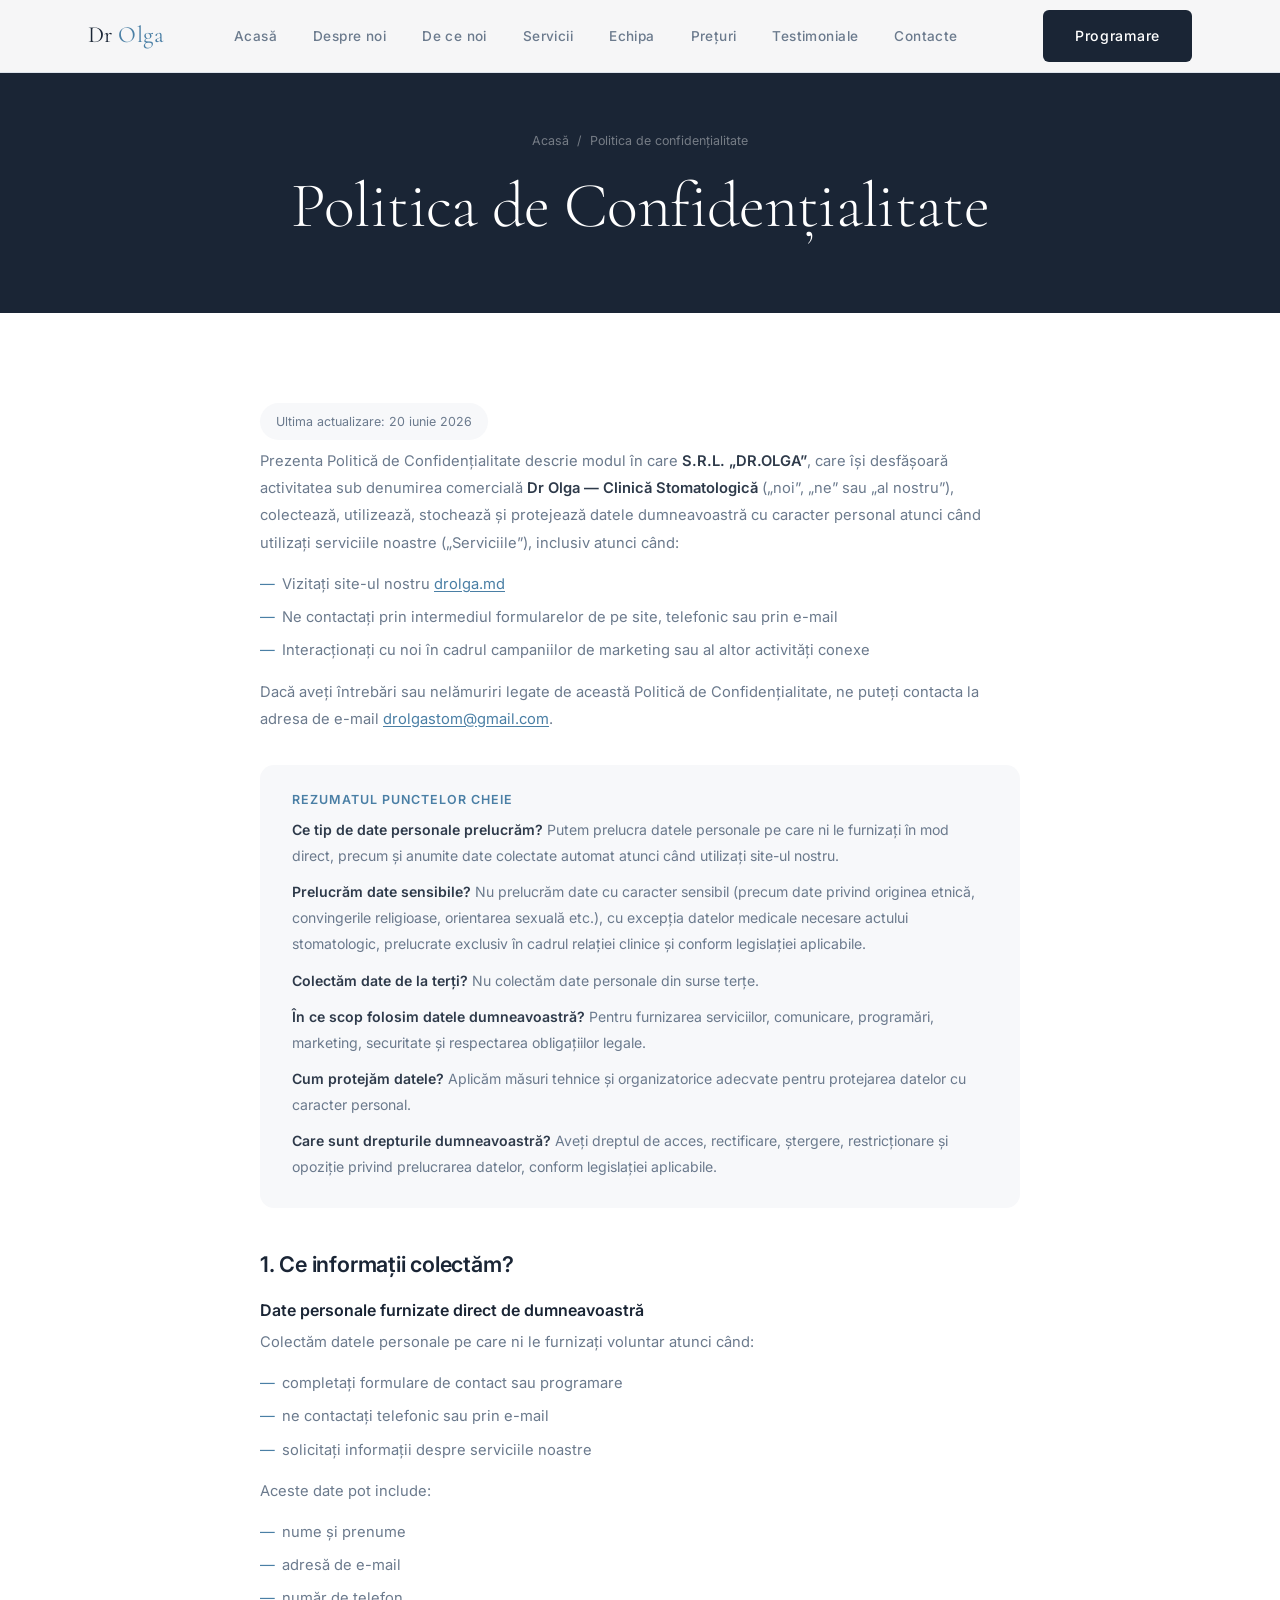
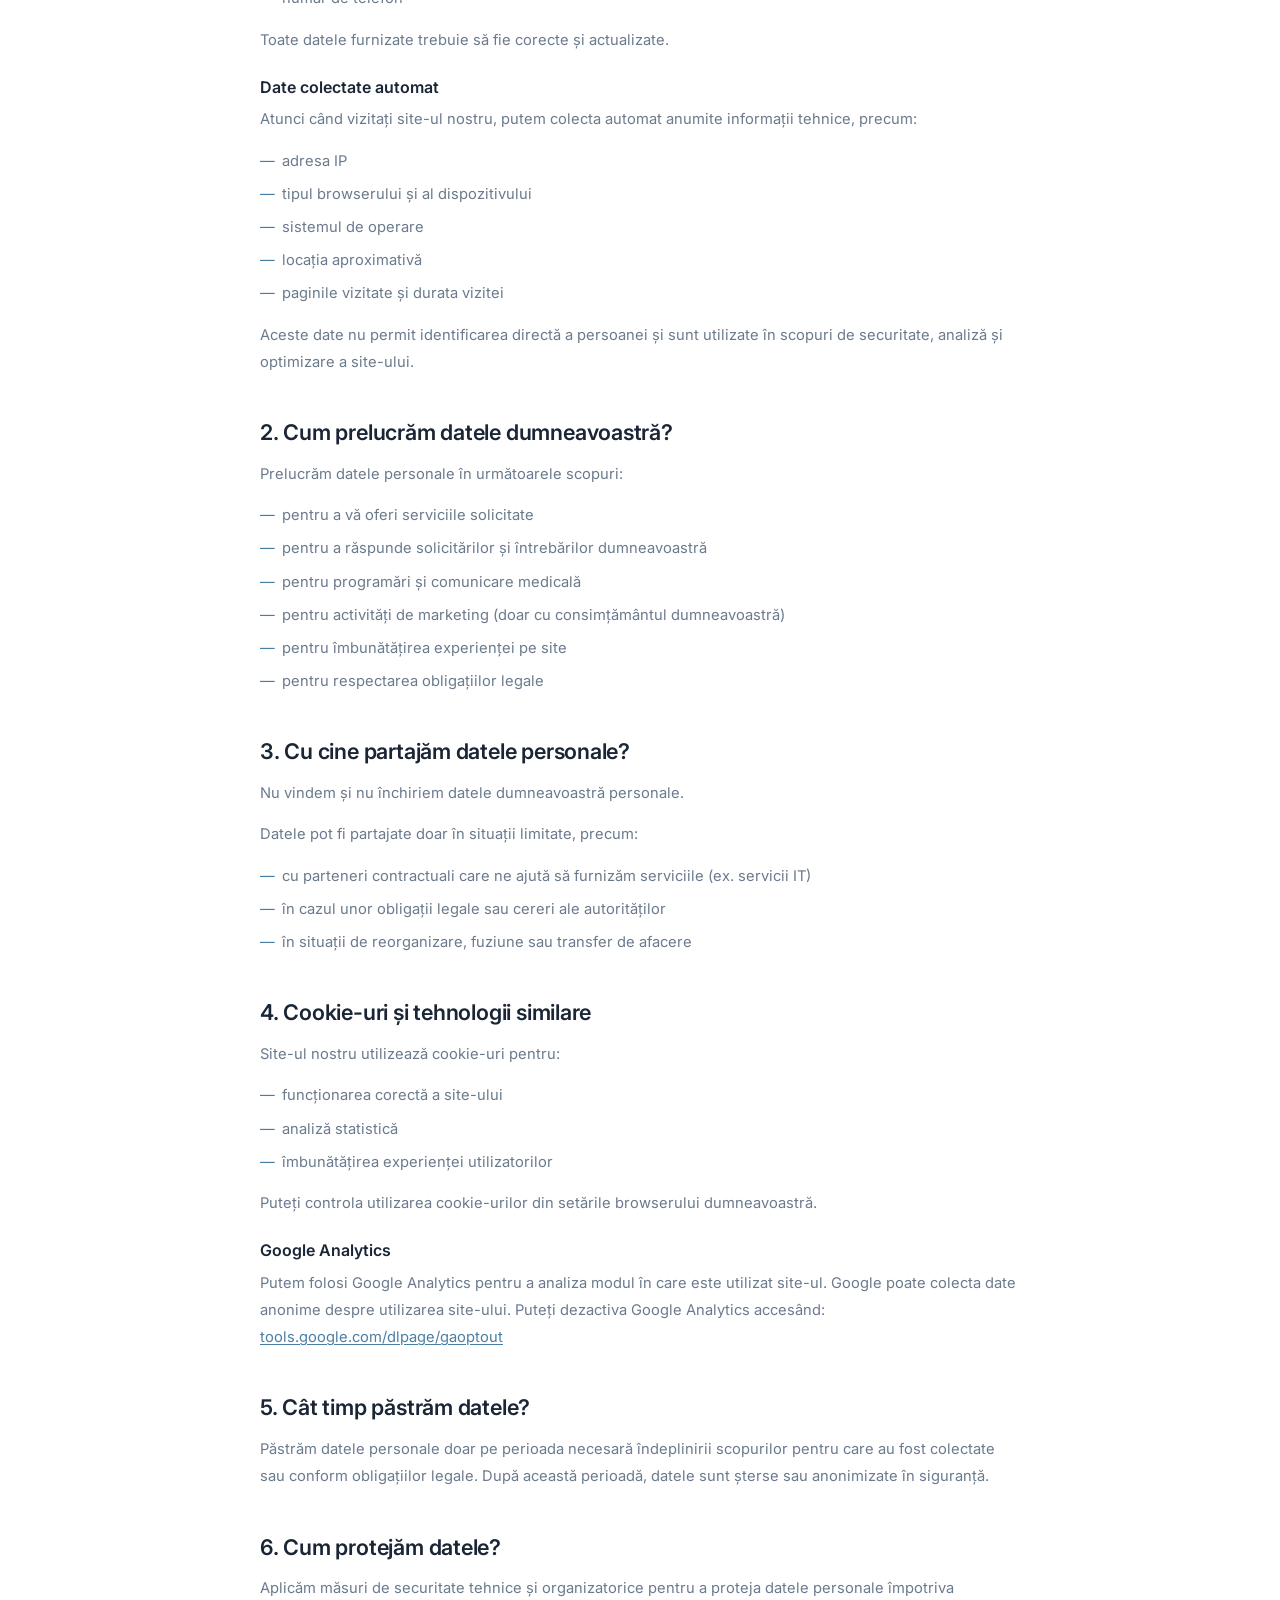
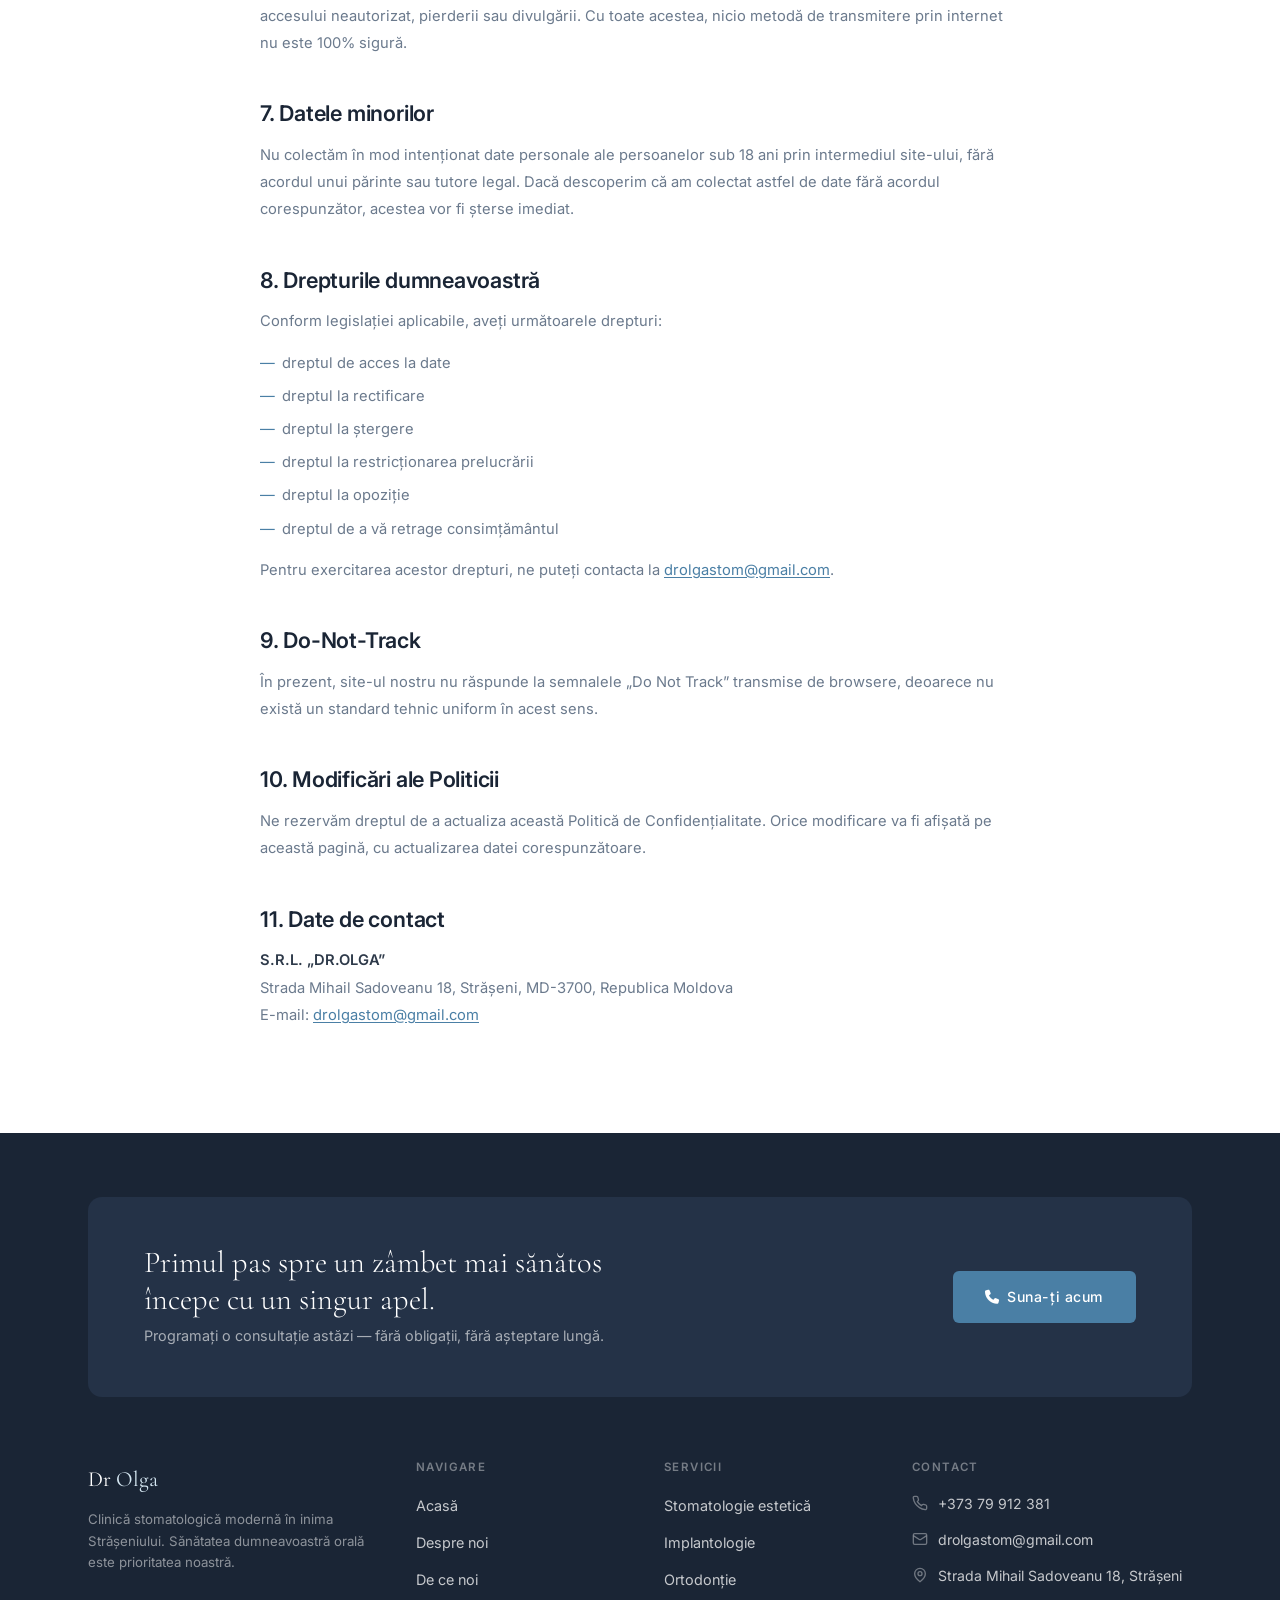
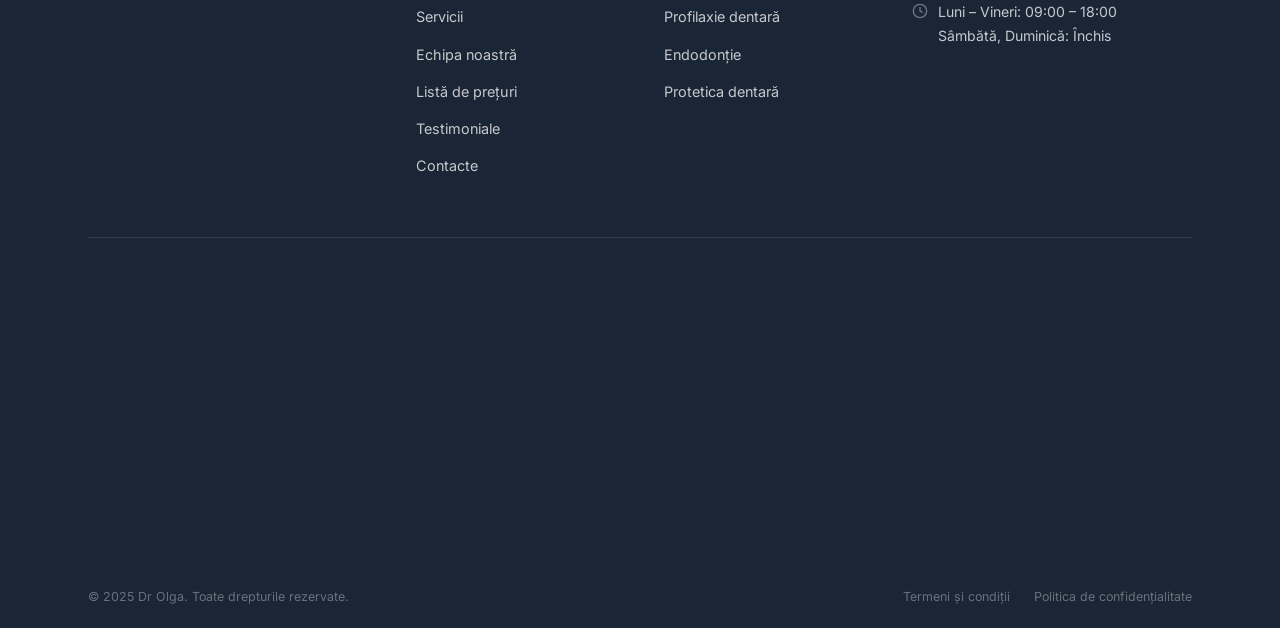
<file: confidentialitate.html>
<!DOCTYPE html>
<html lang="ro">
<head>
  
  <link rel="icon" type="image/png" href="./favicon/favicon-96x96.png" sizes="96x96" />
  <link rel="icon" type="image/svg+xml" href="./favicon/favicon.svg" />
  <link rel="shortcut icon" href="./favicon/favicon.ico" />
  <link rel="apple-touch-icon" sizes="180x180" href="./favicon/apple-touch-icon.png" />
  <link rel="manifest" href="./favicon/site.webmanifest" />

  <meta charset="UTF-8" />
  <meta name="viewport" content="width=device-width, initial-scale=1.0" />
  <title>Politica de Confidențialitate — Dr Olga Clinică Stomatologică</title>
  <meta name="description" content="Politica de Confidențialitate a clinicii stomatologice Dr Olga, operată de S.R.L. „DR.OLGA”. Aflați cum colectăm și protejăm datele dumneavoastră." />
  <link rel="canonical" href="https://drolga.md/confidentialitate.html" />
  <meta name="robots" content="noindex, follow" />
  <link rel="preconnect" href="https://fonts.googleapis.com" />
  <link rel="preconnect" href="https://fonts.gstatic.com" crossorigin />
  <link rel="stylesheet" href="https://fonts.googleapis.com/css2?family=Cormorant+Garamond:ital,wght@0,300;0,400;0,600;1,300;1,400&family=Inter:wght@300;400;500;600&display=swap" />
  <link rel="stylesheet" href="https://cdnjs.cloudflare.com/ajax/libs/font-awesome/6.5.0/css/all.min.css" />
  <link rel="stylesheet" href="css/style.css" />
  <style>
    .legal-content { max-width: 760px; margin: 0 auto; }
    .legal-content h2 {
      font-size: 1.35rem;
      font-weight: 600;
      font-family: var(--font-body);
      color: var(--navy);
      margin: 44px 0 16px;
      letter-spacing: -0.01em;
    }
    .legal-content h2:first-of-type { margin-top: 0; }
    .legal-content h3 {
      font-size: 1rem;
      font-weight: 600;
      font-family: var(--font-body);
      color: var(--navy);
      margin: 24px 0 10px;
    }
    .legal-content p {
      font-size: 0.92rem;
      color: var(--text-muted);
      line-height: 1.85;
      margin-bottom: 14px;
    }
    .legal-content ul { margin: 0 0 14px 0; }
    .legal-content li {
      font-size: 0.92rem;
      color: var(--text-muted);
      line-height: 1.85;
      padding-left: 22px;
      position: relative;
      margin-bottom: 6px;
    }
    .legal-content li::before {
      content: '—';
      position: absolute;
      left: 0;
      color: var(--steel);
    }
    .legal-content strong { color: var(--charcoal); font-weight: 600; }
    .legal-content a { color: var(--steel); text-decoration: underline; text-underline-offset: 2px; }
    .legal-updated {
      display: inline-block;
      font-size: 0.78rem;
      color: var(--text-muted);
      background: var(--off-white);
      padding: 8px 16px;
      border-radius: 100px;
      margin-bottom: 8px;
    }
    .summary-box {
      background: var(--off-white);
      border-radius: var(--radius-lg);
      padding: 28px 32px;
      margin: 32px 0 44px;
    }
    .summary-box h3 {
      margin-top: 0;
      font-size: 0.78rem;
      font-weight: 600;
      letter-spacing: 0.08em;
      text-transform: uppercase;
      color: var(--steel);
    }
    .summary-box p { margin-bottom: 10px; font-size: 0.88rem; }
    .summary-box p:last-child { margin-bottom: 0; }
  </style>
</head>
<body>

<nav class="navbar">
  <div class="container navbar__inner">
    <a href="/" class="navbar__logo">Dr <span>Olga</span></a>
    <ul class="navbar__links">
      <li><a href="/">Acasă</a></li>
      <li><a href="despre-noi.html">Despre noi</a></li>
      <li><a href="de-ce-noi.html">De ce noi</a></li>
      <li><a href="servicii.html">Servicii</a></li>
      <li><a href="echipa.html">Echipa</a></li>
      <li><a href="preturi.html">Prețuri</a></li>
      <li><a href="testimoniale.html">Testimoniale</a></li>
      <li><a href="contacte.html">Contacte</a></li>
    </ul>
    <a href="contacte.html" class="btn btn-primary navbar__cta">Programare</a>
    <button class="hamburger" aria-label="Meniu"><span></span><span></span><span></span></button>
  </div>
</nav>
<div class="mobile-nav">
  <button class="mobile-nav__close" aria-label="Închide">&times;</button>
  <a href="/">Acasă</a><a href="despre-noi.html">Despre noi</a><a href="de-ce-noi.html">De ce noi</a>
  <a href="servicii.html">Servicii</a><a href="echipa.html">Echipa</a><a href="preturi.html">Prețuri</a>
  <a href="testimoniale.html">Testimoniale</a><a href="contacte.html">Contacte</a>
  <a href="contacte.html" class="btn btn-primary">Programare</a>
</div>

<section class="page-hero" style="padding-bottom: 56px;">
  <div class="container">
    <div class="breadcrumb"><a href="/">Acasă</a> <span>/</span> <span>Politica de confidențialitate</span></div>
    <h1>Politica de Confidențialitate</h1>
  </div>
</section>

<section class="section">
  <div class="container">
    <div class="legal-content">

      <span class="legal-updated">Ultima actualizare: 20 iunie 2026</span>

      <p>
        Prezenta Politică de Confidențialitate descrie modul în care <strong>S.R.L. „DR.OLGA”</strong>, care își desfășoară activitatea sub denumirea comercială <strong>Dr Olga — Clinică Stomatologică</strong> („noi”, „ne” sau „al nostru”), colectează, utilizează, stochează și protejează datele dumneavoastră cu caracter personal atunci când utilizați serviciile noastre („Serviciile”), inclusiv atunci când:
      </p>
      <ul>
        <li>Vizitați site-ul nostru <a href="https://drolga.md/">drolga.md</a></li>
        <li>Ne contactați prin intermediul formularelor de pe site, telefonic sau prin e-mail</li>
        <li>Interacționați cu noi în cadrul campaniilor de marketing sau al altor activități conexe</li>
      </ul>
      <p>
        Dacă aveți întrebări sau nelămuriri legate de această Politică de Confidențialitate, ne puteți contacta la adresa de e-mail <a href="mailto:drolgastom@gmail.com">drolgastom@gmail.com</a>.
      </p>

      <div class="summary-box">
        <h3>Rezumatul punctelor cheie</h3>
        <p><strong>Ce tip de date personale prelucrăm?</strong> Putem prelucra datele personale pe care ni le furnizați în mod direct, precum și anumite date colectate automat atunci când utilizați site-ul nostru.</p>
        <p><strong>Prelucrăm date sensibile?</strong> Nu prelucrăm date cu caracter sensibil (precum date privind originea etnică, convingerile religioase, orientarea sexuală etc.), cu excepția datelor medicale necesare actului stomatologic, prelucrate exclusiv în cadrul relației clinice și conform legislației aplicabile.</p>
        <p><strong>Colectăm date de la terți?</strong> Nu colectăm date personale din surse terțe.</p>
        <p><strong>În ce scop folosim datele dumneavoastră?</strong> Pentru furnizarea serviciilor, comunicare, programări, marketing, securitate și respectarea obligațiilor legale.</p>
        <p><strong>Cum protejăm datele?</strong> Aplicăm măsuri tehnice și organizatorice adecvate pentru protejarea datelor cu caracter personal.</p>
        <p><strong>Care sunt drepturile dumneavoastră?</strong> Aveți dreptul de acces, rectificare, ștergere, restricționare și opoziție privind prelucrarea datelor, conform legislației aplicabile.</p>
      </div>

      <h2>1. Ce informații colectăm?</h2>

      <h3>Date personale furnizate direct de dumneavoastră</h3>
      <p>Colectăm datele personale pe care ni le furnizați voluntar atunci când:</p>
      <ul>
        <li>completați formulare de contact sau programare</li>
        <li>ne contactați telefonic sau prin e-mail</li>
        <li>solicitați informații despre serviciile noastre</li>
      </ul>
      <p>Aceste date pot include:</p>
      <ul>
        <li>nume și prenume</li>
        <li>adresă de e-mail</li>
        <li>număr de telefon</li>
      </ul>
      <p>Toate datele furnizate trebuie să fie corecte și actualizate.</p>

      <h3>Date colectate automat</h3>
      <p>Atunci când vizitați site-ul nostru, putem colecta automat anumite informații tehnice, precum:</p>
      <ul>
        <li>adresa IP</li>
        <li>tipul browserului și al dispozitivului</li>
        <li>sistemul de operare</li>
        <li>locația aproximativă</li>
        <li>paginile vizitate și durata vizitei</li>
      </ul>
      <p>
        Aceste date nu permit identificarea directă a persoanei și sunt utilizate în scopuri de securitate, analiză și optimizare a site-ului.
      </p>

      <h2>2. Cum prelucrăm datele dumneavoastră?</h2>
      <p>Prelucrăm datele personale în următoarele scopuri:</p>
      <ul>
        <li>pentru a vă oferi serviciile solicitate</li>
        <li>pentru a răspunde solicitărilor și întrebărilor dumneavoastră</li>
        <li>pentru programări și comunicare medicală</li>
        <li>pentru activități de marketing (doar cu consimțământul dumneavoastră)</li>
        <li>pentru îmbunătățirea experienței pe site</li>
        <li>pentru respectarea obligațiilor legale</li>
      </ul>

      <h2>3. Cu cine partajăm datele personale?</h2>
      <p>Nu vindem și nu închiriem datele dumneavoastră personale.</p>
      <p>Datele pot fi partajate doar în situații limitate, precum:</p>
      <ul>
        <li>cu parteneri contractuali care ne ajută să furnizăm serviciile (ex. servicii IT)</li>
        <li>în cazul unor obligații legale sau cereri ale autorităților</li>
        <li>în situații de reorganizare, fuziune sau transfer de afacere</li>
      </ul>

      <h2>4. Cookie-uri și tehnologii similare</h2>
      <p>Site-ul nostru utilizează cookie-uri pentru:</p>
      <ul>
        <li>funcționarea corectă a site-ului</li>
        <li>analiză statistică</li>
        <li>îmbunătățirea experienței utilizatorilor</li>
      </ul>
      <p>Puteți controla utilizarea cookie-urilor din setările browserului dumneavoastră.</p>

      <h3>Google Analytics</h3>
      <p>
        Putem folosi Google Analytics pentru a analiza modul în care este utilizat site-ul. Google poate colecta date anonime despre utilizarea site-ului. Puteți dezactiva Google Analytics accesând: <a href="https://tools.google.com/dlpage/gaoptout" target="_blank" rel="noopener">tools.google.com/dlpage/gaoptout</a>
      </p>

      <h2>5. Cât timp păstrăm datele?</h2>
      <p>
        Păstrăm datele personale doar pe perioada necesară îndeplinirii scopurilor pentru care au fost colectate sau conform obligațiilor legale. După această perioadă, datele sunt șterse sau anonimizate în siguranță.
      </p>

      <h2>6. Cum protejăm datele?</h2>
      <p>
        Aplicăm măsuri de securitate tehnice și organizatorice pentru a proteja datele personale împotriva accesului neautorizat, pierderii sau divulgării. Cu toate acestea, nicio metodă de transmitere prin internet nu este 100% sigură.
      </p>

      <h2>7. Datele minorilor</h2>
      <p>
        Nu colectăm în mod intenționat date personale ale persoanelor sub 18 ani prin intermediul site-ului, fără acordul unui părinte sau tutore legal. Dacă descoperim că am colectat astfel de date fără acordul corespunzător, acestea vor fi șterse imediat.
      </p>

      <h2>8. Drepturile dumneavoastră</h2>
      <p>Conform legislației aplicabile, aveți următoarele drepturi:</p>
      <ul>
        <li>dreptul de acces la date</li>
        <li>dreptul la rectificare</li>
        <li>dreptul la ștergere</li>
        <li>dreptul la restricționarea prelucrării</li>
        <li>dreptul la opoziție</li>
        <li>dreptul de a vă retrage consimțământul</li>
      </ul>
      <p>Pentru exercitarea acestor drepturi, ne puteți contacta la <a href="mailto:drolgastom@gmail.com">drolgastom@gmail.com</a>.</p>

      <h2>9. Do-Not-Track</h2>
      <p>
        În prezent, site-ul nostru nu răspunde la semnalele „Do Not Track” transmise de browsere, deoarece nu există un standard tehnic uniform în acest sens.
      </p>

      <h2>10. Modificări ale Politicii</h2>
      <p>
        Ne rezervăm dreptul de a actualiza această Politică de Confidențialitate. Orice modificare va fi afișată pe această pagină, cu actualizarea datei corespunzătoare.
      </p>

      <h2>11. Date de contact</h2>
      <p>
        <strong>S.R.L. „DR.OLGA”</strong><br>
        Strada Mihail Sadoveanu 18, Strășeni, MD-3700, Republica Moldova<br>
        E-mail: <a href="mailto:drolgastom@gmail.com">drolgastom@gmail.com</a>
      </p>

    </div>
  </div>
</section>

<!-- FOOTER -->
<footer>
  <div class="container">
    <div class="footer__cta">
      <div>
        <h3>Primul pas spre un zâmbet mai sănătos<br>începe cu un singur apel.</h3>
        <p>Programați o consultație astăzi — fără obligații, fără așteptare lungă.</p>
      </div>
      <div class="footer__cta-btns">
        <a href="tel:+37379912381" target="_blank" rel="noopener" class="btn btn-steel"><i class="fa-solid fa-phone"></i> Suna-ți acum</a>
        <!-- <a href="https://wa.me/373" target="_blank" rel="noopener" class="btn btn-steel"><i class="fa-brands fa-whatsapp"></i> WhatsApp</a> -->
        <!-- <a href="viber://chat?number=3736" class="btn btn-ghost-white"><i class="fa-brands fa-viber"></i> Viber</a> -->
        <!-- <a href="https://instagram.com/drolga.md" target="_blank" rel="noopener" class="btn btn-ghost-white"><i class="fa-brands fa-instagram"></i> Instagram</a> -->
      </div>
    </div>
    <div class="footer__grid">
      <div>
        <div class="footer__brand-logo">Dr <span>Olga</span></div>
        <p class="footer__tagline">Clinică stomatologică modernă în inima Strășeniului. Sănătatea dumneavoastră orală este prioritatea noastră.</p>
        <!-- <div class="footer__socials">
          <a href="https://facebook.com/drolga.md" target="_blank" rel="noopener" class="footer__social-link" aria-label="Facebook"><i class="fa-brands fa-facebook-f"></i></a>
          <a href="https://instagram.com/drolga.md" target="_blank" rel="noopener" class="footer__social-link" aria-label="Instagram"><i class="fa-brands fa-instagram"></i></a>
        </div> -->
      </div>
      <div class="footer__col"><h4>Navigare</h4><ul><li><a href="/">Acasă</a></li><li><a href="despre-noi.html">Despre noi</a></li><li><a href="de-ce-noi.html">De ce noi</a></li><li><a href="servicii.html">Servicii</a></li><li><a href="echipa.html">Echipa noastră</a></li><li><a href="preturi.html">Listă de prețuri</a></li><li><a href="testimoniale.html">Testimoniale</a></li><li><a href="contacte.html">Contacte</a></li></ul></div>
      <div class="footer__col"><h4>Servicii</h4><ul><li><a href="servicii.html">Stomatologie estetică</a></li><li><a href="servicii.html">Implantologie</a></li><li><a href="servicii.html">Ortodonție</a></li><li><a href="servicii.html">Profilaxie dentară</a></li><li><a href="servicii.html">Endodonție</a></li><li><a href="servicii.html">Protetica dentară</a></li></ul></div>
      <div class="footer__col">
        <h4>Contact</h4>
        <div class="footer__contact-item"><svg width="16" height="16" viewBox="0 0 24 24" fill="none" stroke="currentColor" stroke-width="2"><path d="M22 16.92v3a2 2 0 0 1-2.18 2 19.79 19.79 0 0 1-8.63-3.07A19.5 19.5 0 0 1 4.99 13a19.79 19.79 0 0 1-3.07-8.67A2 2 0 0 1 3.92 2h3a2 2 0 0 1 2 1.72c.127.96.361 1.903.7 2.81a2 2 0 0 1-.45 2.11L8.09 9.91a16 16 0 0 0 6 6l1.27-1.27a2 2 0 0 1 2.11-.45c.907.339 1.85.573 2.81.7A2 2 0 0 1 22 16.92z"/></svg><span><a href="tel:+37379912381">+373 79 912 381</a></span></div>
        <div class="footer__contact-item"><svg width="16" height="16" viewBox="0 0 24 24" fill="none" stroke="currentColor" stroke-width="2"><rect width="20" height="16" x="2" y="4" rx="2"/><path d="m22 7-8.97 5.7a1.94 1.94 0 0 1-2.06 0L2 7"/></svg><span><a href="mailto:drolgastom@gmail.com">drolgastom@gmail.com</a></span></div>
        <div class="footer__contact-item"><svg width="16" height="16" viewBox="0 0 24 24" fill="none" stroke="currentColor" stroke-width="2"><path d="M20 10c0 6-8 12-8 12s-8-6-8-12a8 8 0 0 1 16 0Z"/><circle cx="12" cy="10" r="3"/></svg><span>Strada Mihail Sadoveanu 18, Strășeni</span></div>
        <div class="footer__contact-item"><svg width="16" height="16" viewBox="0 0 24 24" fill="none" stroke="currentColor" stroke-width="2"><circle cx="12" cy="12" r="10"/><polyline points="12 6 12 12 16 14"/></svg><span>Luni – Vineri: 09:00 – 18:00<br>Sâmbătă, Duminică: Închis</span></div>
      </div>
    </div>
    <div class="footer__map"><iframe src="https://www.google.com/maps?q=strada+Mihail+Sadoveanu+18,+Str%C4%83%C8%99eni,+Moldova&output=embed" width="100%" height="280" style="border:0;" allowfullscreen="" loading="lazy" referrerpolicy="no-referrer-when-downgrade" title="Locația clinicii Dr Olga"></iframe></div>
    <div class="footer__bottom">
      <span>© 2025 Dr Olga. Toate drepturile rezervate.</span>
      <div class="footer__bottom-links"><a href="termeni.html">Termeni și condiții</a><a href="confidentialitate.html">Politica de confidențialitate</a></div>
    </div>
  </div>
</footer>
<script src="js/shared.js"></script>
</body>
</html>
</file>
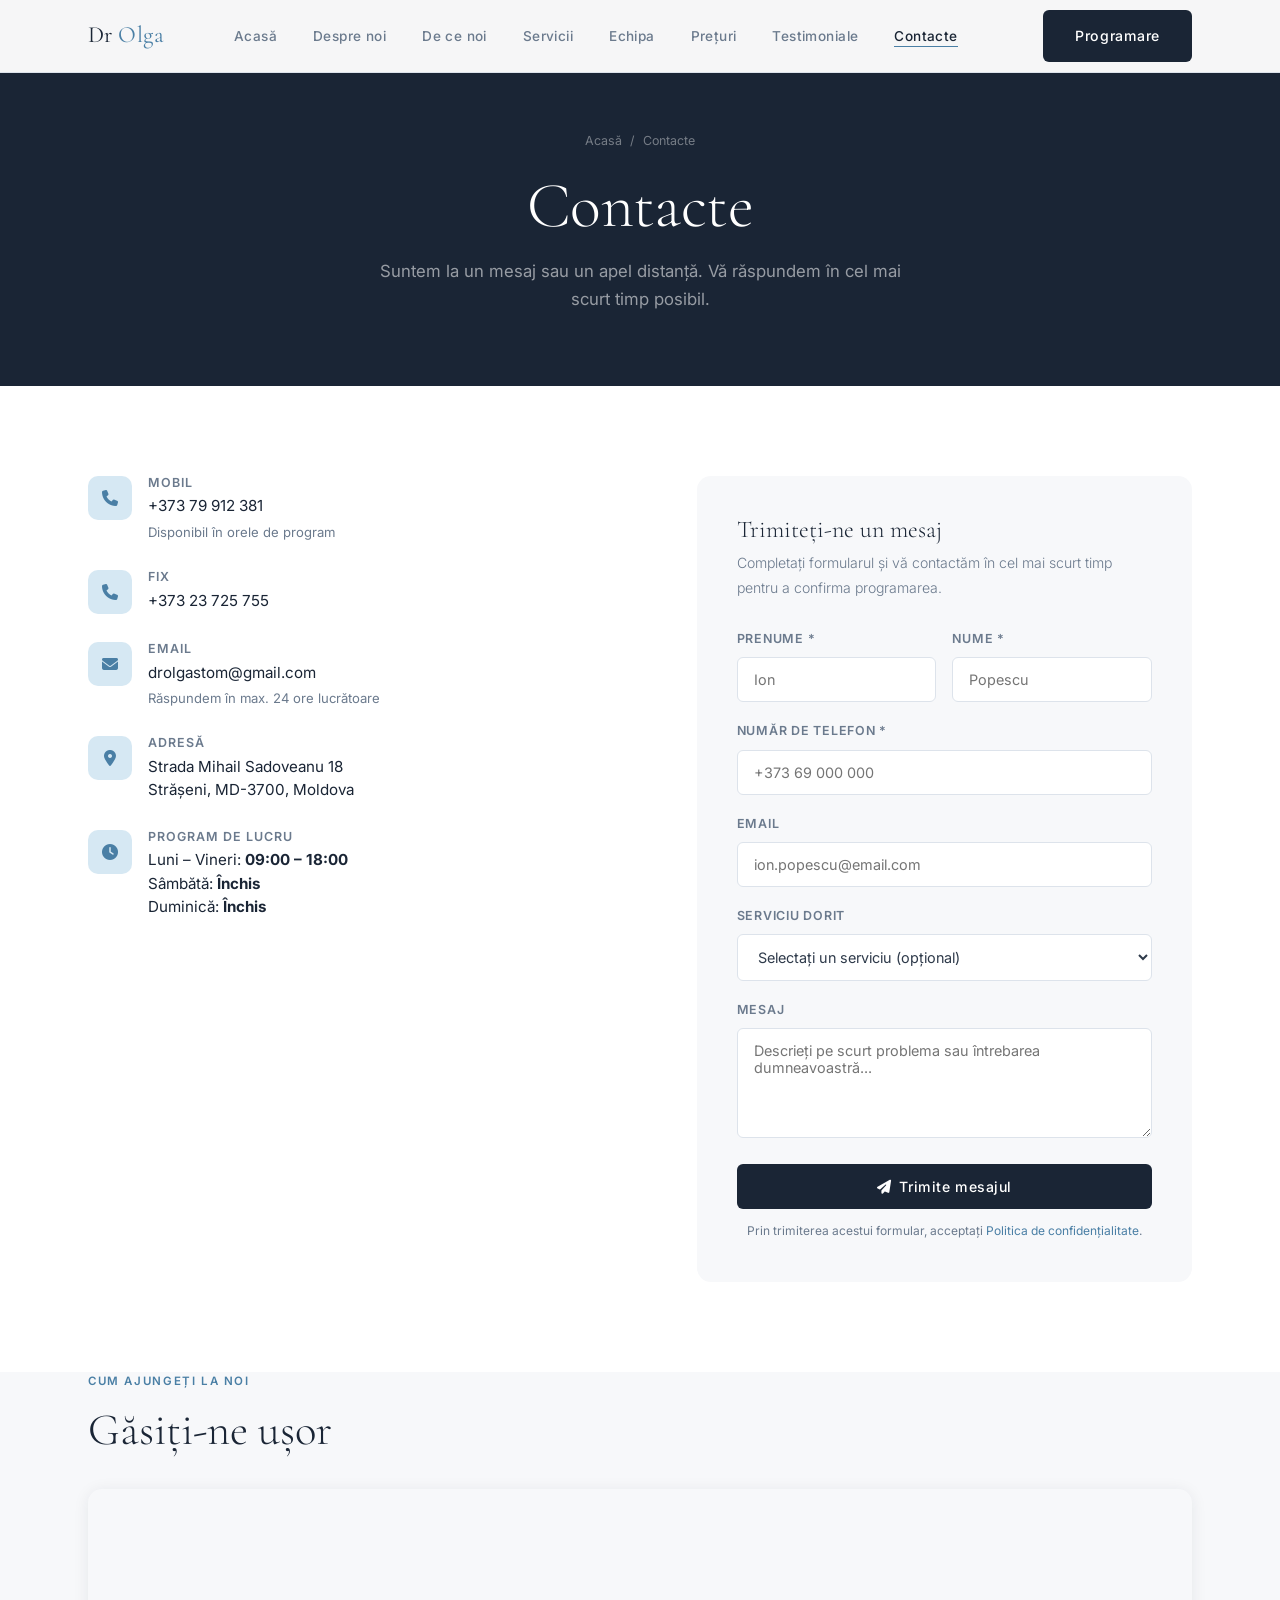
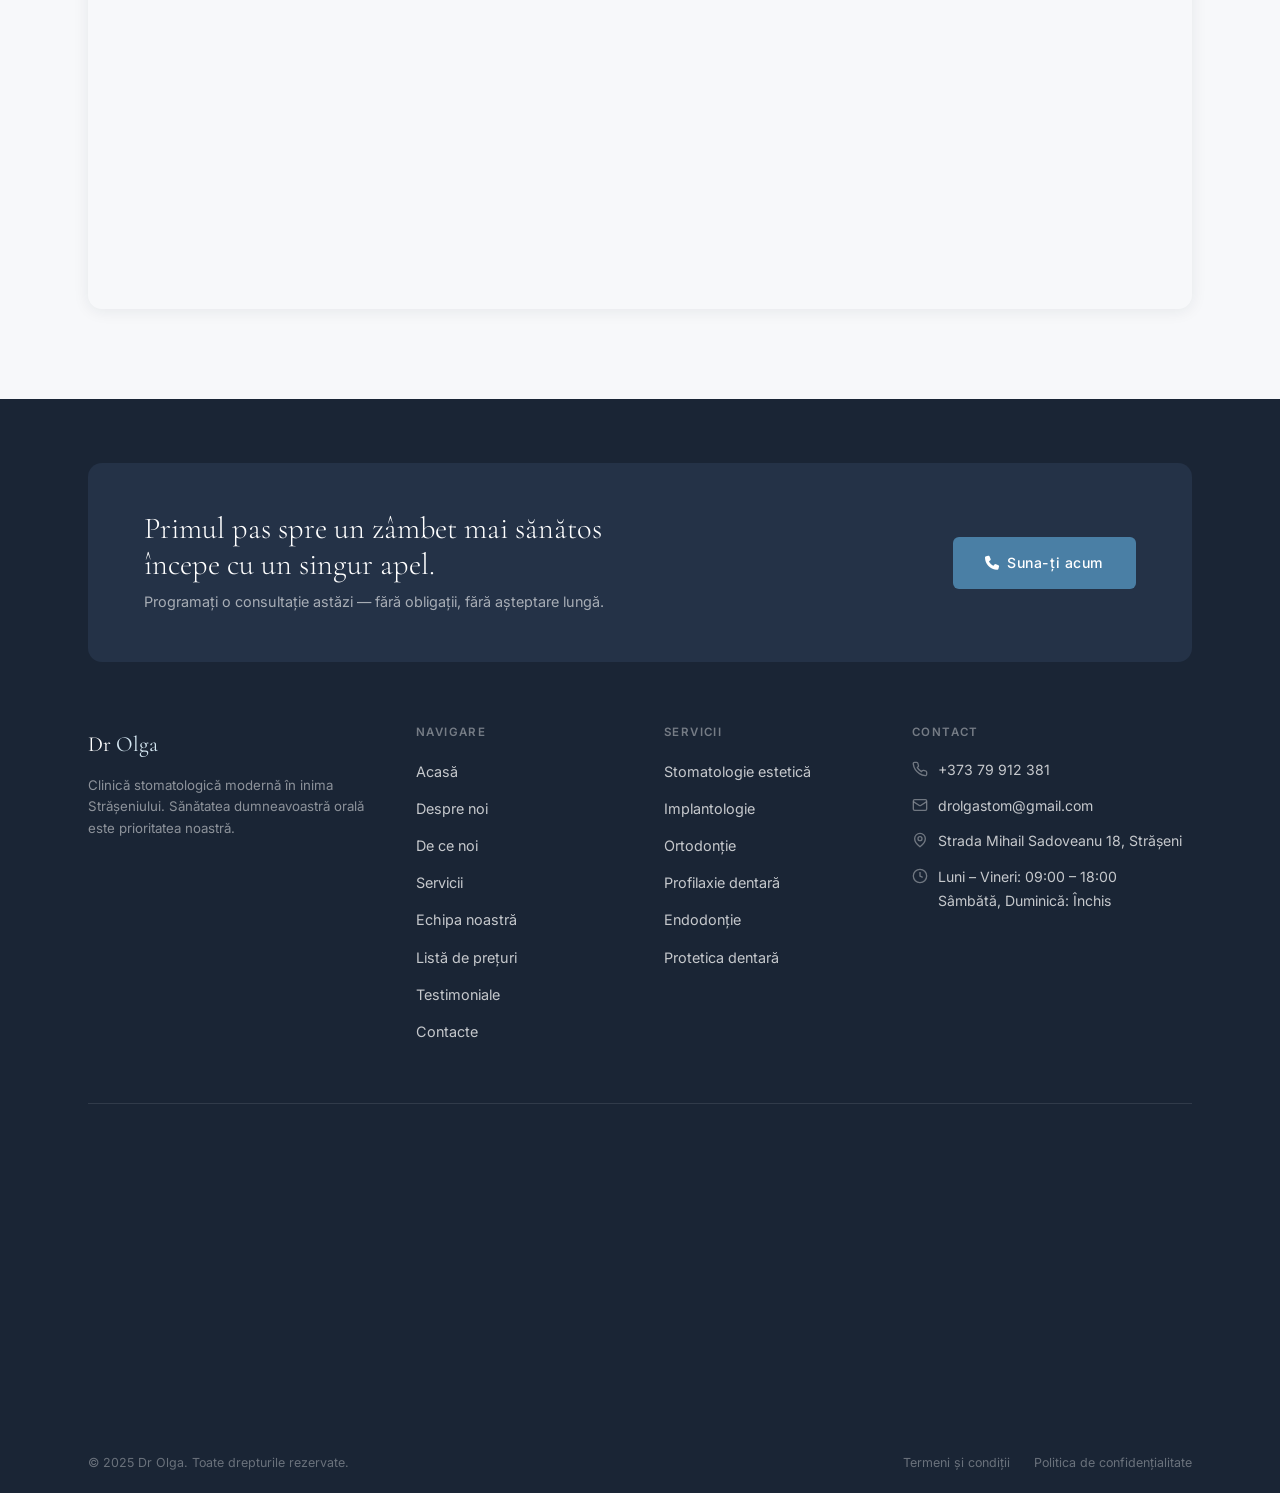
<file: contacte.html>
<!DOCTYPE html>
<html lang="ro">
<head>
  
  <link rel="icon" type="image/png" href="./favicon/favicon-96x96.png" sizes="96x96" />
  <link rel="icon" type="image/svg+xml" href="./favicon/favicon.svg" />
  <link rel="shortcut icon" href="./favicon/favicon.ico" />
  <link rel="apple-touch-icon" sizes="180x180" href="./favicon/apple-touch-icon.png" />
  <link rel="manifest" href="./favicon/site.webmanifest" />
  
  <meta charset="UTF-8" />
  <meta name="viewport" content="width=device-width, initial-scale=1.0" />
  <title>Contacte — Dr Olga Clinică Stomatologică Strășeni</title>
  <meta name="description" content="Contactați clinica Dr Olga din Strășeni pentru programări și informații. Suntem disponibili Luni–Vineri 09:00–18:00." />
  <link rel="canonical" href="https://drolga.md/contacte.html" />
  <link rel="preconnect" href="https://fonts.googleapis.com" />
  <link rel="preconnect" href="https://fonts.gstatic.com" crossorigin />
  <link rel="stylesheet" href="https://fonts.googleapis.com/css2?family=Cormorant+Garamond:ital,wght@0,300;0,400;0,600;1,300;1,400&family=Inter:wght@300;400;500;600&display=swap" />
  <link rel="stylesheet" href="https://cdnjs.cloudflare.com/ajax/libs/font-awesome/6.5.0/css/all.min.css" />
  <link rel="stylesheet" href="css/style.css" />
</head>
<body>

<nav class="navbar">
  <div class="container navbar__inner">
    <a href="/" class="navbar__logo">Dr <span>Olga</span></a>
    <ul class="navbar__links">
      <li><a href="/">Acasă</a></li>
      <li><a href="despre-noi.html">Despre noi</a></li>
      <li><a href="de-ce-noi.html">De ce noi</a></li>
      <li><a href="servicii.html">Servicii</a></li>
      <li><a href="echipa.html">Echipa</a></li>
      <li><a href="preturi.html">Prețuri</a></li>
      <li><a href="testimoniale.html">Testimoniale</a></li>
      <li><a href="contacte.html">Contacte</a></li>
    </ul>
    <a href="contacte.html" class="btn btn-primary navbar__cta">Programare</a>
    <button class="hamburger" aria-label="Meniu"><span></span><span></span><span></span></button>
  </div>
</nav>
<div class="mobile-nav">
  <button class="mobile-nav__close" aria-label="Închide">&times;</button>
  <a href="/">Acasă</a><a href="despre-noi.html">Despre noi</a><a href="de-ce-noi.html">De ce noi</a>
  <a href="servicii.html">Servicii</a><a href="echipa.html">Echipa</a><a href="preturi.html">Prețuri</a>
  <a href="testimoniale.html">Testimoniale</a><a href="contacte.html">Contacte</a>
  <a href="contacte.html" class="btn btn-primary">Programare</a>
</div>

<section class="page-hero">
  <div class="container">
    <div class="breadcrumb"><a href="/">Acasă</a> <span>/</span> <span>Contacte</span></div>
    <h1>Contacte</h1>
    <p>Suntem la un mesaj sau un apel distanță. Vă răspundem în cel mai scurt timp posibil.</p>
  </div>
</section>

<!-- MAIN CONTACT SECTION -->
<section class="section">
  <div class="container">
    <div class="contacts-grid" data-reveal>

      <!-- Info -->
      <div class="contact-info-block">
        <div class="contact-info-item">
          <div class="contact-info-icon"><i class="fa-solid fa-phone"></i></div>
          <div>
            <h4>Mobil</h4>
            <p><a href="tel:+37379912381">+373 79 912 381</a></p>
            <p style="font-size:0.82rem; color:var(--text-muted); margin-top:4px;">Disponibil în orele de program</p>
          </div>
        </div>

        <!-- <div class="contact-info-item">
          <div class="contact-info-icon"><i class="fa-brands fa-whatsapp"></i></div>
          <div>
            <h4>WhatsApp</h4>
            <p><a href="https://wa.me/373" target="_blank" rel="noopener">+373</a></p>
            <p style="font-size:0.82rem; color:var(--text-muted); margin-top:4px;">Răspundem și în afara programului</p>
          </div>
        </div> -->

        <!-- <div class="contact-info-item">
          <div class="contact-info-icon"><i class="fa-brands fa-viber"></i></div>
          <div>
            <h4>Viber</h4>
            <p><a href="viber://chat?number=373">+373 69 </a></p>
          </div>
        </div> -->
        <div class="contact-info-item">
          <div class="contact-info-icon"><i class="fa-solid fa-phone"></i></div>
          <div>
            <h4>Fix</h4>
            <p><a href="tel:+37323725755">+373 23 725 755</a></p>
          </div>
        </div>

        <div class="contact-info-item">
          <div class="contact-info-icon"><i class="fa-solid fa-envelope"></i></div>
          <div>
            <h4>Email</h4>
            <p><a href="mailto:drolgastom@gmail.com">drolgastom@gmail.com</a></p>
            <p style="font-size:0.82rem; color:var(--text-muted); margin-top:4px;">Răspundem în max. 24 ore lucrătoare</p>
          </div>
        </div>

        <div class="contact-info-item">
          <div class="contact-info-icon"><i class="fa-solid fa-location-dot"></i></div>
          <div>
            <h4>Adresă</h4>
            <p>Strada Mihail Sadoveanu 18<br>Strășeni, MD-3700, Moldova</p>
          </div>
        </div>

        <div class="contact-info-item">
          <div class="contact-info-icon"><i class="fa-solid fa-clock"></i></div>
          <div>
            <h4>Program de lucru</h4>
            <p>Luni – Vineri: <strong>09:00 – 18:00</strong><br>
               Sâmbătă: <strong>Închis</strong><br>
               Duminică: <strong>Închis</strong></p>
          </div>
        </div>

        <!-- Social links -->
        <!-- <div style="padding-top:8px; border-top:1px solid var(--border);">
          <h4 style="font-family:var(--font-body); font-size:0.78rem; font-weight:600; letter-spacing:0.08em; text-transform:uppercase; color:var(--text-muted); margin-bottom:14px;">Rețele sociale</h4>
          <div style="display:flex; gap:12px;">
            <a href="https://facebook.com/drolga.md" target="_blank" rel="noopener" style="display:flex; align-items:center; gap:8px; font-size:0.88rem; color:var(--navy); padding:10px 16px; border:1.5px solid var(--border); border-radius:var(--radius); transition:all 0.2s;" onmouseover="this.style.borderColor='var(--steel)'" onmouseout="this.style.borderColor='var(--border)'">
              <i class="fa-brands fa-facebook-f" style="color:var(--steel);"></i> Facebook
            </a>
            <a href="https://instagram.com/drolga.md" target="_blank" rel="noopener" style="display:flex; align-items:center; gap:8px; font-size:0.88rem; color:var(--navy); padding:10px 16px; border:1.5px solid var(--border); border-radius:var(--radius); transition:all 0.2s;" onmouseover="this.style.borderColor='var(--steel)'" onmouseout="this.style.borderColor='var(--border)'">
              <i class="fa-brands fa-instagram" style="color:var(--steel);"></i> Instagram
            </a>
          </div>
        </div> -->
      </div>

      <!-- Form -->
      <div class="contact-form-box">
        <h3>Trimiteți-ne un mesaj</h3>
        <p class="lead">Completați formularul și vă contactăm în cel mai scurt timp pentru a confirma programarea.</p>
        <form action="https://formspree.io/f/mdavqbyb" method="POST" novalidate>
          <div class="form-row">
            <div class="form-group">
              <label for="prenume">Prenume *</label>
              <input type="text" id="prenume" name="prenume" placeholder="Ion" required />
            </div>
            <div class="form-group">
              <label for="nume">Nume *</label>
              <input type="text" id="nume" name="nume" placeholder="Popescu" required />
            </div>
          </div>
          <div class="form-group">
            <label for="telefon">Număr de telefon *</label>
            <input type="tel" id="telefon" name="telefon" placeholder="+373 69 000 000" required />
          </div>
          <div class="form-group">
            <label for="email">Email</label>
            <input type="email" id="email" name="email" placeholder="ion.popescu@email.com" />
          </div>
          <div class="form-group">
            <label for="serviciu">Serviciu dorit</label>
            <select id="serviciu" name="serviciu">
              <option value="">Selectați un serviciu (opțional)</option>
              <option>Consultație inițială</option>
              <option>Stomatologie estetică</option>
              <option>Implantologie</option>
              <option>Ortodonție</option>
              <option>Profilaxie dentară</option>
              <option>Endodonție</option>
              <option>Protetica dentară</option>
              <option>Altele</option>
            </select>
          </div>
          <div class="form-group">
            <label for="mesaj">Mesaj</label>
            <textarea id="mesaj" name="mesaj" placeholder="Descrieți pe scurt problema sau întrebarea dumneavoastră..."></textarea>
          </div>
          <button type="submit" class="btn btn-primary" style="width:100%; justify-content:center;">
            <i class="fa-solid fa-paper-plane"></i> Trimite mesajul
          </button>
          <p style="font-size:0.75rem; color:var(--text-muted); margin-top:12px; text-align:center;">
            Prin trimiterea acestui formular, acceptați <a href="confidentialitate.html" style="color:var(--steel);">Politica de confidențialitate</a>.
          </p>
        </form>
      </div>

    </div>
  </div>
</section>

<!-- MAP SECTION -->
<section class="section section--surface" style="padding-top:0;">
  <div class="container">
    <span class="eyebrow">Cum ajungeți la noi</span>
    <h2 style="margin-bottom:32px;">Găsiți-ne ușor</h2>
    <div style="border-radius:var(--radius-lg); overflow:hidden; box-shadow:var(--shadow);">
      <iframe src="https://www.google.com/maps?q=strada+Mihail+Sadoveanu+18,+Str%C4%83%C8%99eni,+Moldova&output=embed" width="100%" height="420" style="border:0; display:block;" allowfullscreen="" loading="lazy" referrerpolicy="no-referrer-when-downgrade" title="Locația clinicii Dr Olga"></iframe>
    </div>
  </div>
</section>

<!-- FOOTER -->
<footer>
  <div class="container">
    <div class="footer__cta">
      <div>
        <h3>Primul pas spre un zâmbet mai sănătos<br>începe cu un singur apel.</h3>
        <p>Programați o consultație astăzi — fără obligații, fără așteptare lungă.</p>
      </div>
      <div class="footer__cta-btns">
        <a href="tel:+37379912381" target="_blank" rel="noopener" class="btn btn-steel"><i class="fa-solid fa-phone"></i> Suna-ți acum</a>
        <!-- <a href="https://wa.me/373" target="_blank" rel="noopener" class="btn btn-steel"><i class="fa-brands fa-whatsapp"></i> WhatsApp</a>
        <a href="viber://chat?number=373" class="btn btn-ghost-white"><i class="fa-brands fa-viber"></i> Viber</a> -->
        <!-- <a href="https://instagram.com/drolga.md" target="_blank" rel="noopener" class="btn btn-ghost-white"><i class="fa-brands fa-instagram"></i> Instagram</a> -->
      </div>
    </div>
    <div class="footer__grid">
      <div>
        <div class="footer__brand-logo">Dr <span>Olga</span></div>
        <p class="footer__tagline">Clinică stomatologică modernă în inima Strășeniului. Sănătatea dumneavoastră orală este prioritatea noastră.</p>
        <!-- <div class="footer__socials">
          <a href="https://facebook.com/drolga.md" target="_blank" rel="noopener" class="footer__social-link" aria-label="Facebook"><i class="fa-brands fa-facebook-f"></i></a>
          <a href="https://instagram.com/drolga.md" target="_blank" rel="noopener" class="footer__social-link" aria-label="Instagram"><i class="fa-brands fa-instagram"></i></a>
        </div> -->
      </div>
      <div class="footer__col"><h4>Navigare</h4><ul><li><a href="/">Acasă</a></li><li><a href="despre-noi.html">Despre noi</a></li><li><a href="de-ce-noi.html">De ce noi</a></li><li><a href="servicii.html">Servicii</a></li><li><a href="echipa.html">Echipa noastră</a></li><li><a href="preturi.html">Listă de prețuri</a></li><li><a href="testimoniale.html">Testimoniale</a></li><li><a href="contacte.html">Contacte</a></li></ul></div>
      <div class="footer__col"><h4>Servicii</h4><ul><li><a href="servicii.html">Stomatologie estetică</a></li><li><a href="servicii.html">Implantologie</a></li><li><a href="servicii.html">Ortodonție</a></li><li><a href="servicii.html">Profilaxie dentară</a></li><li><a href="servicii.html">Endodonție</a></li><li><a href="servicii.html">Protetica dentară</a></li></ul></div>
      <div class="footer__col">
        <h4>Contact</h4>
        <div class="footer__contact-item"><svg width="16" height="16" viewBox="0 0 24 24" fill="none" stroke="currentColor" stroke-width="2"><path d="M22 16.92v3a2 2 0 0 1-2.18 2 19.79 19.79 0 0 1-8.63-3.07A19.5 19.5 0 0 1 4.99 13a19.79 19.79 0 0 1-3.07-8.67A2 2 0 0 1 3.92 2h3a2 2 0 0 1 2 1.72c.127.96.361 1.903.7 2.81a2 2 0 0 1-.45 2.11L8.09 9.91a16 16 0 0 0 6 6l1.27-1.27a2 2 0 0 1 2.11-.45c.907.339 1.85.573 2.81.7A2 2 0 0 1 22 16.92z"/></svg><span><a href="tel:+37379912381">+373 79 912 381</a></span></div>
        <div class="footer__contact-item"><svg width="16" height="16" viewBox="0 0 24 24" fill="none" stroke="currentColor" stroke-width="2"><rect width="20" height="16" x="2" y="4" rx="2"/><path d="m22 7-8.97 5.7a1.94 1.94 0 0 1-2.06 0L2 7"/></svg><span><a href="mailto:drolgastom@gmail.com">drolgastom@gmail.com</a></span></div>
        <div class="footer__contact-item"><svg width="16" height="16" viewBox="0 0 24 24" fill="none" stroke="currentColor" stroke-width="2"><path d="M20 10c0 6-8 12-8 12s-8-6-8-12a8 8 0 0 1 16 0Z"/><circle cx="12" cy="10" r="3"/></svg><span>Strada Mihail Sadoveanu 18, Strășeni</span></div>
        <div class="footer__contact-item"><svg width="16" height="16" viewBox="0 0 24 24" fill="none" stroke="currentColor" stroke-width="2"><circle cx="12" cy="12" r="10"/><polyline points="12 6 12 12 16 14"/></svg><span>Luni – Vineri: 09:00 – 18:00<br>Sâmbătă, Duminică: Închis</span></div>
      </div>
    </div>
    <div class="footer__map"><iframe src="https://www.google.com/maps?q=strada+Mihail+Sadoveanu+18,+Str%C4%83%C8%99eni,+Moldova&output=embed" width="100%" height="280" style="border:0;" allowfullscreen="" loading="lazy" referrerpolicy="no-referrer-when-downgrade" title="Locația clinicii Dr Olga"></iframe></div>
    <div class="footer__bottom">
      <span>© 2025 Dr Olga. Toate drepturile rezervate.</span>
      <div class="footer__bottom-links"><a href="termeni.html">Termeni și condiții</a><a href="confidentialitate.html">Politica de confidențialitate</a></div>
    </div>
  </div>
</footer>
<script src="js/shared.js"></script>
</body>
</html>
</file>
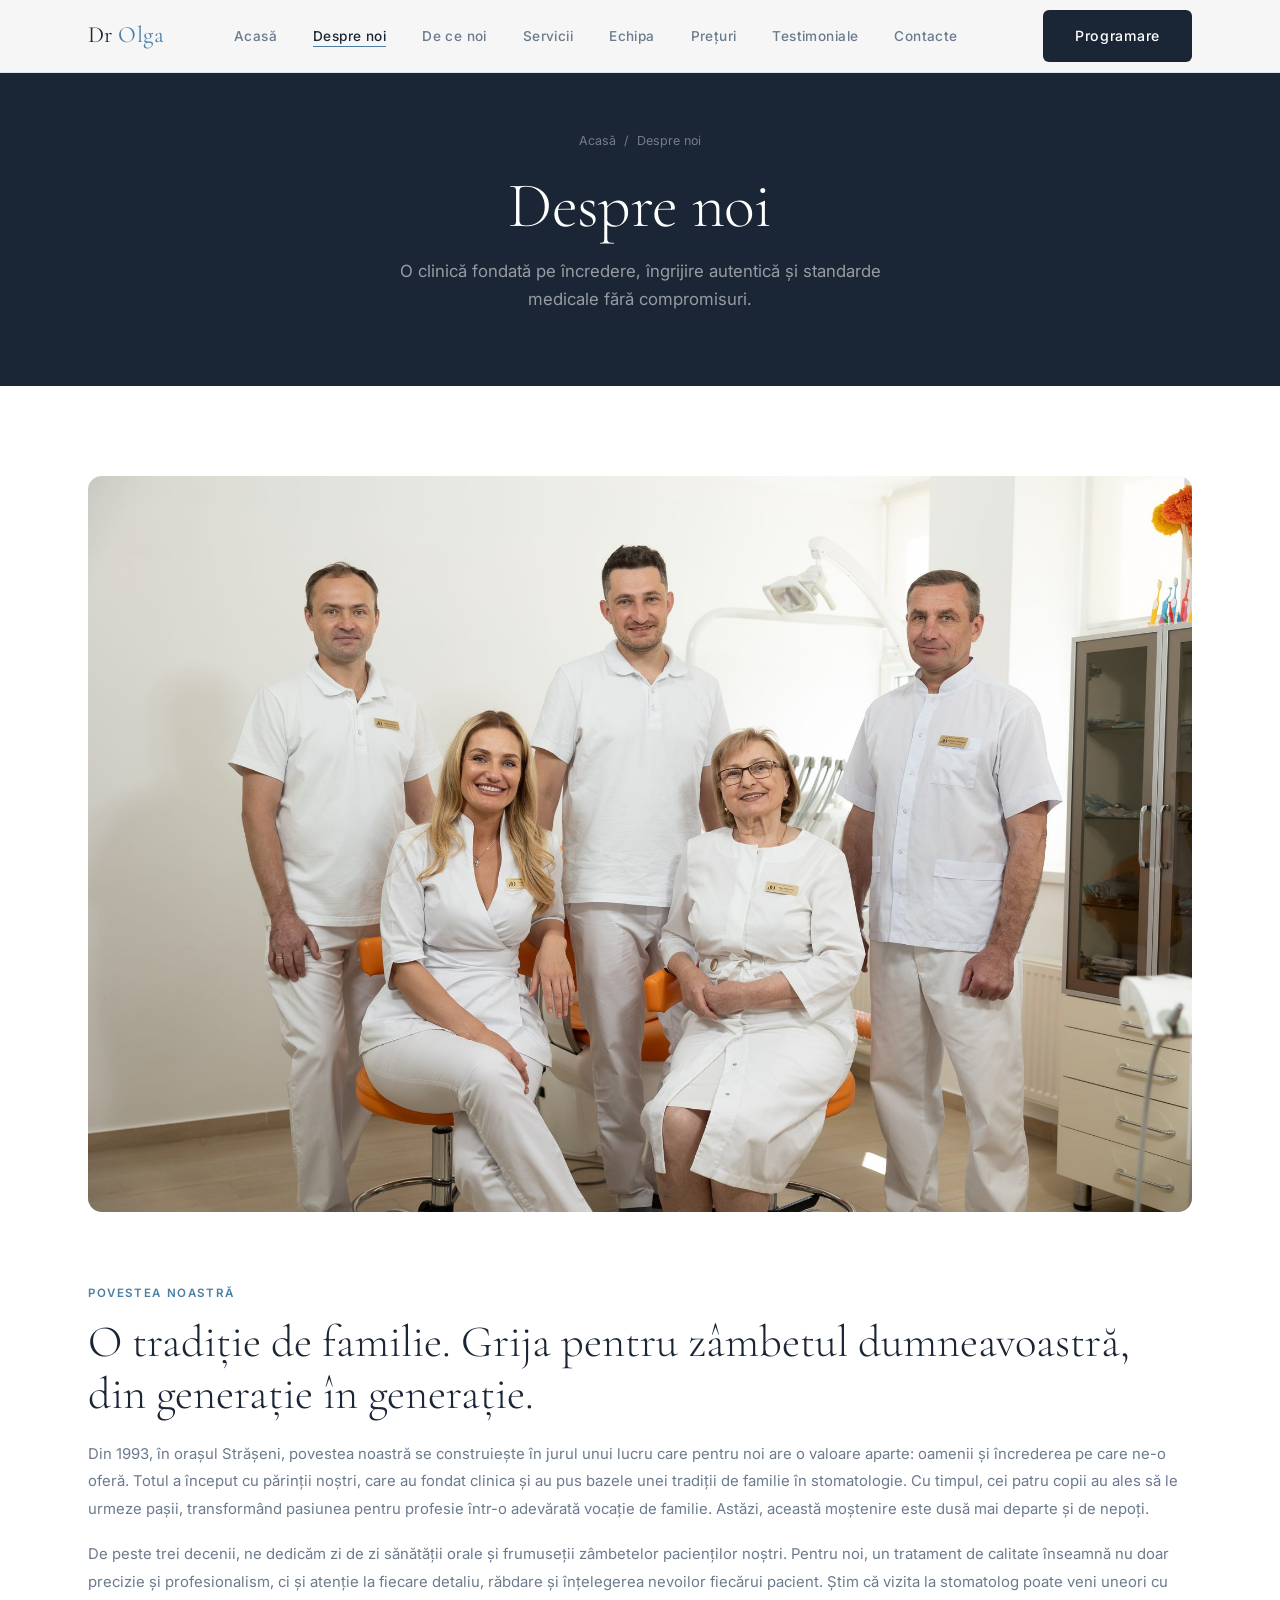
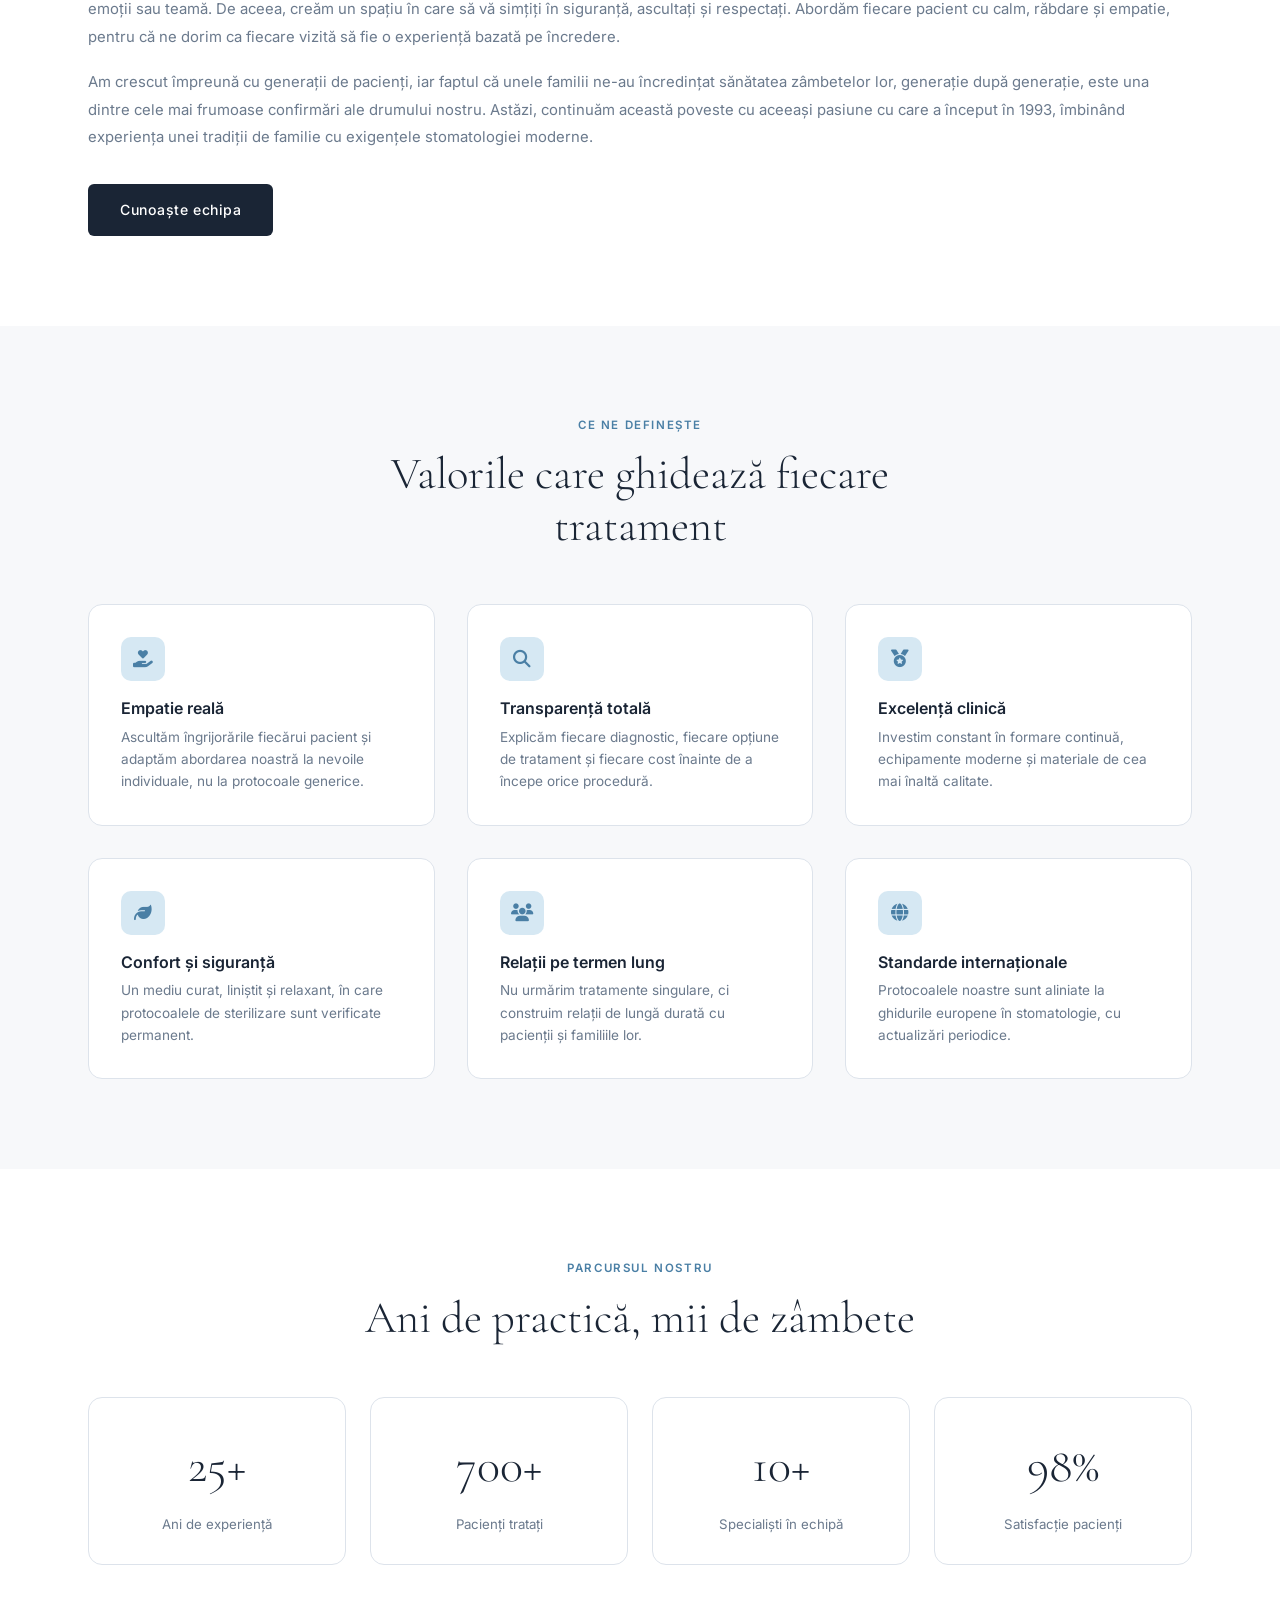
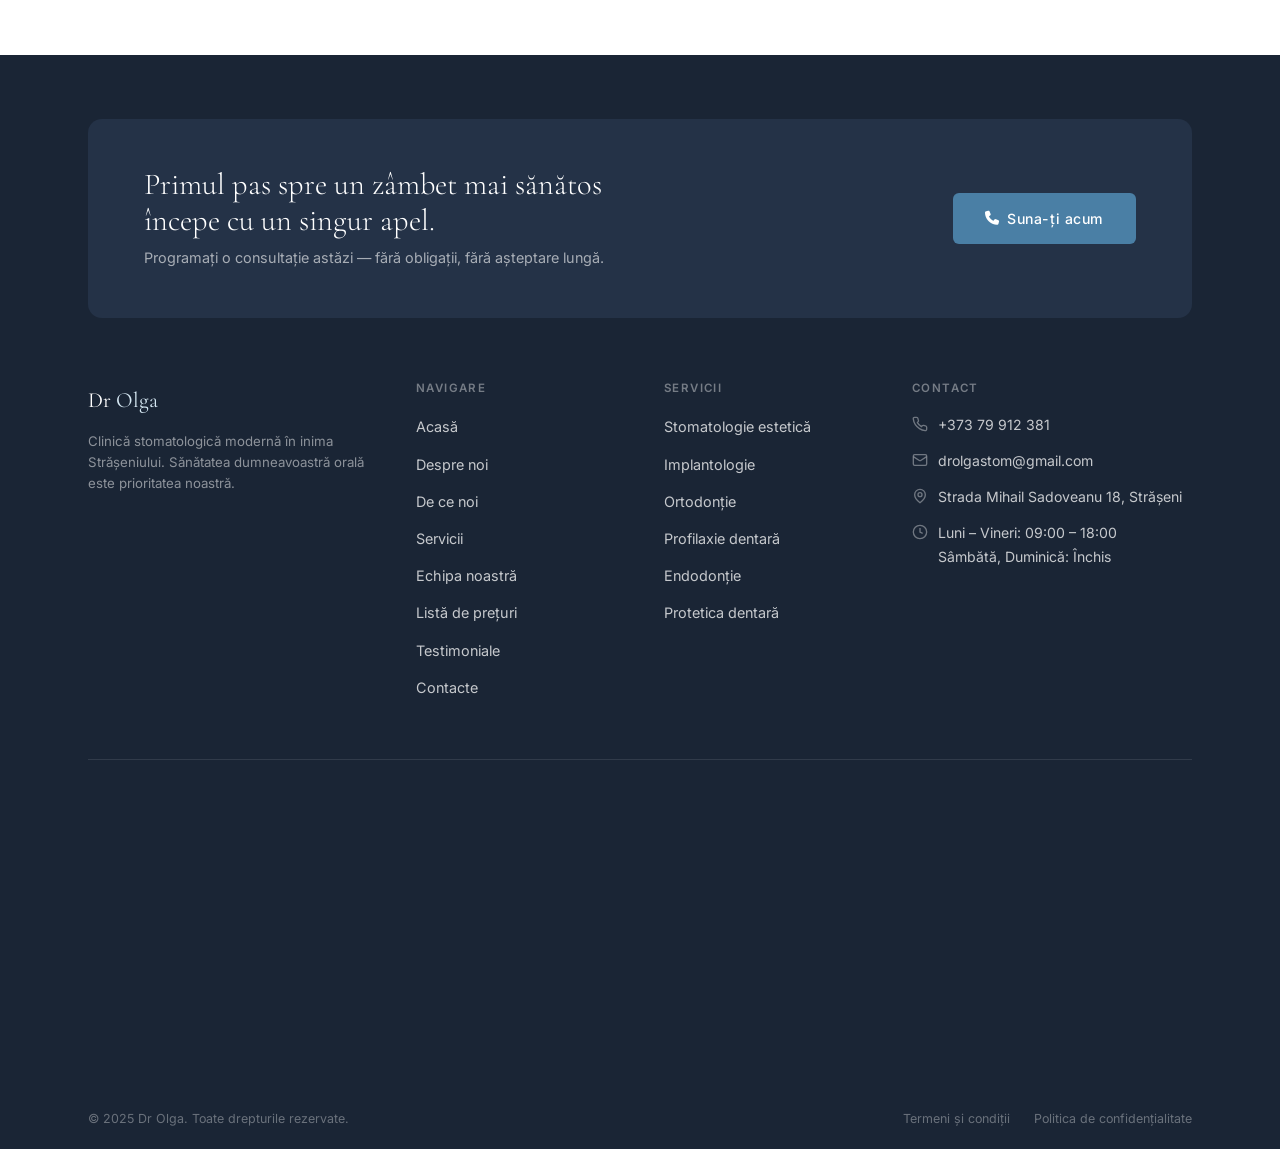
<file: despre-noi.html>
<!DOCTYPE html>
<html lang="ro">
<head>
  
  <link rel="icon" type="image/png" href="./favicon/favicon-96x96.png" sizes="96x96" />
  <link rel="icon" type="image/svg+xml" href="./favicon/favicon.svg" />
  <link rel="shortcut icon" href="./favicon/favicon.ico" />
  <link rel="apple-touch-icon" sizes="180x180" href="./favicon/apple-touch-icon.png" />
  <link rel="manifest" href="./favicon/site.webmanifest" />
  
  <meta charset="UTF-8" />
  <meta name="viewport" content="width=device-width, initial-scale=1.0" />
  <title>Despre noi — Dr Olga Clinică Stomatologică</title>
  <meta name="description" content="Aflați povestea clinicii Dr Olga — misiunea, valorile și angajamentul nostru față de sănătatea dumneavoastră dentară." />
  <link rel="canonical" href="https://drolga.md/despre-noi.html" />
  <link rel="preconnect" href="https://fonts.googleapis.com" />
  <link rel="preconnect" href="https://fonts.gstatic.com" crossorigin />
  <link rel="stylesheet" href="https://fonts.googleapis.com/css2?family=Cormorant+Garamond:ital,wght@0,300;0,400;0,600;1,300;1,400&family=Inter:wght@300;400;500;600&display=swap" />
  <link rel="stylesheet" href="https://cdnjs.cloudflare.com/ajax/libs/font-awesome/6.5.0/css/all.min.css" />
  <link rel="stylesheet" href="css/style.css" />
</head>
<body>

<!-- NAVBAR -->
<nav class="navbar">
  <div class="container navbar__inner">
    <a href="/" class="navbar__logo">Dr <span>Olga</span></a>
    <ul class="navbar__links">
      <li><a href="/">Acasă</a></li>
      <li><a href="despre-noi.html">Despre noi</a></li>
      <li><a href="de-ce-noi.html">De ce noi</a></li>
      <li><a href="servicii.html">Servicii</a></li>
      <li><a href="echipa.html">Echipa</a></li>
      <li><a href="preturi.html">Prețuri</a></li>
      <li><a href="testimoniale.html">Testimoniale</a></li>
      <li><a href="contacte.html">Contacte</a></li>
    </ul>
    <a href="contacte.html" class="btn btn-primary navbar__cta">Programare</a>
    <button class="hamburger" aria-label="Meniu"><span></span><span></span><span></span></button>
  </div>
</nav>
<div class="mobile-nav">
  <button class="mobile-nav__close" aria-label="Închide">&times;</button>
  <a href="/">Acasă</a>
  <a href="despre-noi.html">Despre noi</a>
  <a href="de-ce-noi.html">De ce noi</a>
  <a href="servicii.html">Servicii</a>
  <a href="echipa.html">Echipa</a>
  <a href="preturi.html">Prețuri</a>
  <a href="testimoniale.html">Testimoniale</a>
  <a href="contacte.html">Contacte</a>
  <a href="contacte.html" class="btn btn-primary">Programare</a>
</div>

<!-- PAGE HERO -->
<section class="page-hero">
  <div class="container">
    <div class="breadcrumb"><a href="/">Acasă</a> <span>/</span> <span>Despre noi</span></div>
    <h1>Despre noi</h1>
    <p>O clinică fondată pe încredere, îngrijire autentică și standarde medicale fără compromisuri.</p>
  </div>
</section>

<!-- STORY -->
<section class="section">
  <div class="container">
    <div class="about-intro2" data-reveal>
      <div>
        <img class="photo" src="./images/Familia.jpg" alt="Echipa clinicii Dr Olga alături de fondatoarea Dr Olga Munteanu" loading="lazy" decoding="async" />
      </div>
      <div>
        <span class="eyebrow">Povestea noastră</span>
        <!-- <h2>O afacere de familie, construită pe încredere</h2> -->
        <h2>O tradiție de familie. Grija pentru zâmbetul dumneavoastră, din generație în generație.</h2>
        <p style="color:var(--text-muted); font-size:0.93rem; line-height:1.85; margin: 20px 0 18px;">
          Din 1993, în orașul Strășeni, povestea noastră se construiește în jurul unui lucru care pentru noi are o valoare aparte: oamenii și încrederea pe care ne-o oferă. Totul a început cu părinții noștri, care au fondat clinica și au pus bazele unei tradiții de familie în stomatologie. Cu timpul, cei patru copii au ales să le urmeze pașii, transformând pasiunea pentru profesie într-o adevărată vocație de familie. Astăzi, această moștenire este dusă mai departe și de nepoți.
        </p>
        <!-- <p style="color:var(--text-muted); font-size:0.93rem; line-height:1.85; margin: 20px 0 18px;">
          Clinica Dr. Olga este o afacere de familie, fondată de Dr. Olga Munteanu dintr-o convingere pe care o purtăm în fiecare zi: stomatologia nu ar trebui să inspire frică, ci încredere. De aceea, de la momentul fondării, am pus pacientul — nu procedura — în centrul a tot ceea ce facem.
        </p> -->
        <p style="color:var(--text-muted); font-size:0.93rem; line-height:1.85; margin-bottom:18px;">
          De peste trei decenii, ne dedicăm zi de zi sănătății orale și frumuseții zâmbetelor pacienților noștri. Pentru noi, un tratament de calitate înseamnă nu doar precizie și profesionalism, ci și atenție la fiecare detaliu, răbdare și înțelegerea nevoilor fiecărui pacient. Știm că vizita la stomatolog poate veni uneori cu emoții sau teamă. De aceea, creăm un spațiu în care să vă simțiți în siguranță, ascultați și respectați. Abordăm fiecare pacient cu calm, răbdare și empatie, pentru că ne dorim ca fiecare vizită să fie o experiență bazată pe încredere.
        </p>
        <!-- <p style="color:var(--text-muted); font-size:0.93rem; line-height:1.85; margin-bottom:18px;">
          Dr. Olga Munteanu și-a construit experiența clinică pe parcursul a peste 12 ani, cu formare în stomatologie estetică și implantologie în clinici din România, Germania și Italia. Întoarsă în Moldova, a decis că orașul natal merită o clinică la standarde europene, accesibilă și umană — și a pornit-o alături de familia ei.
        </p> -->
        <p style="color:var(--text-muted); font-size:0.93rem; line-height:1.85; margin-bottom:32px;">
          Am crescut împreună cu generații de pacienți, iar faptul că unele familii ne-au încredințat sănătatea zâmbetelor lor, generație după generație, este una dintre cele mai frumoase confirmări ale drumului nostru. Astăzi, continuăm această poveste cu aceeași pasiune cu care a început în 1993, îmbinând experiența unei tradiții de familie cu exigențele stomatologiei moderne.
        </p>
        <!-- <p style="color:var(--text-muted); font-size:0.93rem; line-height:1.85; margin-bottom:32px;">
          Astăzi, Dr. Olga continuă să practice activ în clinică, alături de membri ai familiei și alți specialiști stomatologi care împărtășesc aceeași viziune. Această structură de familie se simte în fiecare interacțiune — o echipă unită de același angajament: fiecare pacient pleacă cu o soluție, cu un zâmbet și cu dorința de a reveni.
        </p> -->
        <a href="echipa.html" class="btn btn-primary">Cunoaște echipa</a>
      </div>
    </div>
  </div>
</section>

<!-- VALUES -->
<section class="section section--surface">
  <div class="container">
    <div style="text-align:center; max-width:560px; margin:0 auto 52px;">
      <span class="eyebrow">Ce ne definește</span>
      <h2>Valorile care ghidează fiecare tratament</h2>
    </div>
    <div class="values-grid" data-reveal>
      <div class="value-card">
        <div class="value-card__icon"><i class="fa-solid fa-hand-holding-heart"></i></div>
        <h4>Empatie reală</h4>
        <p>Ascultăm îngrijorările fiecărui pacient și adaptăm abordarea noastră la nevoile individuale, nu la protocoale generice.</p>
      </div>
      <div class="value-card">
        <div class="value-card__icon"><i class="fa-solid fa-magnifying-glass"></i></div>
        <h4>Transparență totală</h4>
        <p>Explicăm fiecare diagnostic, fiecare opțiune de tratament și fiecare cost înainte de a începe orice procedură.</p>
      </div>
      <div class="value-card">
        <div class="value-card__icon"><i class="fa-solid fa-medal"></i></div>
        <h4>Excelență clinică</h4>
        <p>Investim constant în formare continuă, echipamente moderne și materiale de cea mai înaltă calitate.</p>
      </div>
      <div class="value-card">
        <div class="value-card__icon"><i class="fa-solid fa-leaf"></i></div>
        <h4>Confort și siguranță</h4>
        <p>Un mediu curat, liniștit și relaxant, în care protocoalele de sterilizare sunt verificate permanent.</p>
      </div>
      <div class="value-card">
        <div class="value-card__icon"><i class="fa-solid fa-users"></i></div>
        <h4>Relații pe termen lung</h4>
        <p>Nu urmărim tratamente singulare, ci construim relații de lungă durată cu pacienții și familiile lor.</p>
      </div>
      <div class="value-card">
        <div class="value-card__icon"><i class="fa-solid fa-globe"></i></div>
        <h4>Standarde internaționale</h4>
        <p>Protocoalele noastre sunt aliniate la ghidurile europene în stomatologie, cu actualizări periodice.</p>
      </div>
    </div>
  </div>
</section>

<!-- MILESTONES -->
<section class="section">
  <div class="container">
    <div style="text-align:center; max-width:560px; margin:0 auto 52px;">
      <span class="eyebrow">Parcursul nostru</span>
      <h2>Ani de practică, mii de zâmbete</h2>
    </div>
    <div class="grid-4" data-reveal>
      <div style="text-align:center; padding:28px; border:1px solid var(--border); border-radius:var(--radius-lg);">
        <div style="font-family:var(--font-display); font-size:3rem; font-weight:300; color:var(--navy);">25+</div>
        <div style="font-size:0.83rem; color:var(--text-muted); margin-top:6px;">Ani de experiență</div>
      </div>
      <div style="text-align:center; padding:28px; border:1px solid var(--border); border-radius:var(--radius-lg);">
        <div style="font-family:var(--font-display); font-size:3rem; font-weight:300; color:var(--navy);">700+</div>
        <div style="font-size:0.83rem; color:var(--text-muted); margin-top:6px;">Pacienți tratați</div>
      </div>
      <div style="text-align:center; padding:28px; border:1px solid var(--border); border-radius:var(--radius-lg);">
        <div style="font-family:var(--font-display); font-size:3rem; font-weight:300; color:var(--navy);">10+</div>
        <div style="font-size:0.83rem; color:var(--text-muted); margin-top:6px;">Specialiști în echipă</div>
      </div>
      <div style="text-align:center; padding:28px; border:1px solid var(--border); border-radius:var(--radius-lg);">
        <div style="font-family:var(--font-display); font-size:3rem; font-weight:300; color:var(--navy);">98%</div>
        <div style="font-size:0.83rem; color:var(--text-muted); margin-top:6px;">Satisfacție pacienți</div>
      </div>
    </div>
  </div>
</section>

<!-- CLINIC PHOTOS -->
<!-- <section class="section section--surface">
  <div class="container">
    <span class="eyebrow">Spațiul nostru</span>
    <h2>Un mediu gândit pentru confortul dumneavoastră</h2>
    <div style="display:grid; grid-template-columns:2fr 1fr 1fr; gap:16px; margin-top:40px;" data-reveal>
      <div class="img-placeholder" style="height:360px;">IMAGINE CLINICĂ — RECEPȚIE</div>
      <div style="display:flex; flex-direction:column; gap:16px;">
        <div class="img-placeholder" style="height:170px;">CABINET</div>
        <div class="img-placeholder" style="height:170px;">ECHIPAMENTE</div>
      </div>
      <div style="display:flex; flex-direction:column; gap:16px;">
        <div class="img-placeholder" style="height:170px;">SALĂ AȘTEPTARE</div>
        <div class="img-placeholder" style="height:170px;">STERILIZARE</div>
      </div>
    </div>
  </div>
</section> -->

<!-- FOOTER -->
<footer>
  <div class="container">
    <div class="footer__cta">
      <div>
        <h3>Primul pas spre un zâmbet mai sănătos<br>începe cu un singur apel.</h3>
        <p>Programați o consultație astăzi — fără obligații, fără așteptare lungă.</p>
      </div>
      <div class="footer__cta-btns">
        <a href="tel:+37379912381" target="_blank" rel="noopener" class="btn btn-steel"><i class="fa-solid fa-phone"></i> Suna-ți acum</a>
        <!-- <a href="https://wa.me/373" target="_blank" rel="noopener" class="btn btn-steel"><i class="fa-brands fa-whatsapp"></i> WhatsApp</a>
        <a href="viber://chat?number=373" class="btn btn-ghost-white"><i class="fa-brands fa-viber"></i> Viber</a> -->
        <!-- <a href="https://instagram.com/drolga.md" target="_blank" rel="noopener" class="btn btn-ghost-white"><i class="fa-brands fa-instagram"></i> Instagram</a> -->
      </div>
    </div>
    <div class="footer__grid">
      <div>
        <div class="footer__brand-logo">Dr <span>Olga</span></div>
        <p class="footer__tagline">Clinică stomatologică modernă în inima Strășeniului. Sănătatea dumneavoastră orală este prioritatea noastră.</p>
        <!-- <div class="footer__socials">
          <a href="https://facebook.com/drolga.md" target="_blank" rel="noopener" class="footer__social-link" aria-label="Facebook"><i class="fa-brands fa-facebook-f"></i></a>
          <a href="https://instagram.com/drolga.md" target="_blank" rel="noopener" class="footer__social-link" aria-label="Instagram"><i class="fa-brands fa-instagram"></i></a>
        </div> -->
      </div>
      <div class="footer__col">
        <h4>Navigare</h4>
        <ul>
          <li><a href="/">Acasă</a></li>
          <li><a href="despre-noi.html">Despre noi</a></li>
          <li><a href="de-ce-noi.html">De ce noi</a></li>
          <li><a href="servicii.html">Servicii</a></li>
          <li><a href="echipa.html">Echipa noastră</a></li>
          <li><a href="preturi.html">Listă de prețuri</a></li>
          <li><a href="testimoniale.html">Testimoniale</a></li>
          <li><a href="contacte.html">Contacte</a></li>
        </ul>
      </div>
      <div class="footer__col">
        <h4>Servicii</h4>
        <ul>
          <li><a href="servicii.html">Stomatologie estetică</a></li>
          <li><a href="servicii.html">Implantologie</a></li>
          <li><a href="servicii.html">Ortodonție</a></li>
          <li><a href="servicii.html">Profilaxie dentară</a></li>
          <li><a href="servicii.html">Endodonție</a></li>
          <li><a href="servicii.html">Protetica dentară</a></li>
        </ul>
      </div>
      <div class="footer__col">
        <h4>Contact</h4>
        <div class="footer__contact-item">
          <svg width="16" height="16" viewBox="0 0 24 24" fill="none" stroke="currentColor" stroke-width="2"><path d="M22 16.92v3a2 2 0 0 1-2.18 2 19.79 19.79 0 0 1-8.63-3.07A19.5 19.5 0 0 1 4.99 13a19.79 19.79 0 0 1-3.07-8.67A2 2 0 0 1 3.92 2h3a2 2 0 0 1 2 1.72c.127.96.361 1.903.7 2.81a2 2 0 0 1-.45 2.11L8.09 9.91a16 16 0 0 0 6 6l1.27-1.27a2 2 0 0 1 2.11-.45c.907.339 1.85.573 2.81.7A2 2 0 0 1 22 16.92z"/></svg>
          <span><a href="tel:+37379912381">+373 79 912 381</a></span>
        </div>
        <div class="footer__contact-item">
          <svg width="16" height="16" viewBox="0 0 24 24" fill="none" stroke="currentColor" stroke-width="2"><rect width="20" height="16" x="2" y="4" rx="2"/><path d="m22 7-8.97 5.7a1.94 1.94 0 0 1-2.06 0L2 7"/></svg>
          <span><a href="mailto:drolgastom@gmail.com">drolgastom@gmail.com</a></span>
        </div>
        <div class="footer__contact-item">
          <svg width="16" height="16" viewBox="0 0 24 24" fill="none" stroke="currentColor" stroke-width="2"><path d="M20 10c0 6-8 12-8 12s-8-6-8-12a8 8 0 0 1 16 0Z"/><circle cx="12" cy="10" r="3"/></svg>
          <span>Strada Mihail Sadoveanu 18, Strășeni</span>
        </div>
        <div class="footer__contact-item">
          <svg width="16" height="16" viewBox="0 0 24 24" fill="none" stroke="currentColor" stroke-width="2"><circle cx="12" cy="12" r="10"/><polyline points="12 6 12 12 16 14"/></svg>
          <span>Luni – Vineri: 09:00 – 18:00<br>Sâmbătă, Duminică: Închis</span>
        </div>
      </div>
    </div>
    <div class="footer__map">
      <iframe src="https://www.google.com/maps?q=strada+Mihail+Sadoveanu+18,+Str%C4%83%C8%99eni,+Moldova&output=embed" width="100%" height="280" style="border:0;" allowfullscreen="" loading="lazy" referrerpolicy="no-referrer-when-downgrade" title="Locația clinicii Dr Olga"></iframe>
    </div>
    <div class="footer__bottom">
      <span>© 2025 Dr Olga. Toate drepturile rezervate.</span>
      <div class="footer__bottom-links">
        <a href="termeni.html">Termeni și condiții</a>
        <a href="confidentialitate.html">Politica de confidențialitate</a>
      </div>
    </div>
  </div>
</footer>

<script src="js/shared.js"></script>
</body>
</html>
</file>
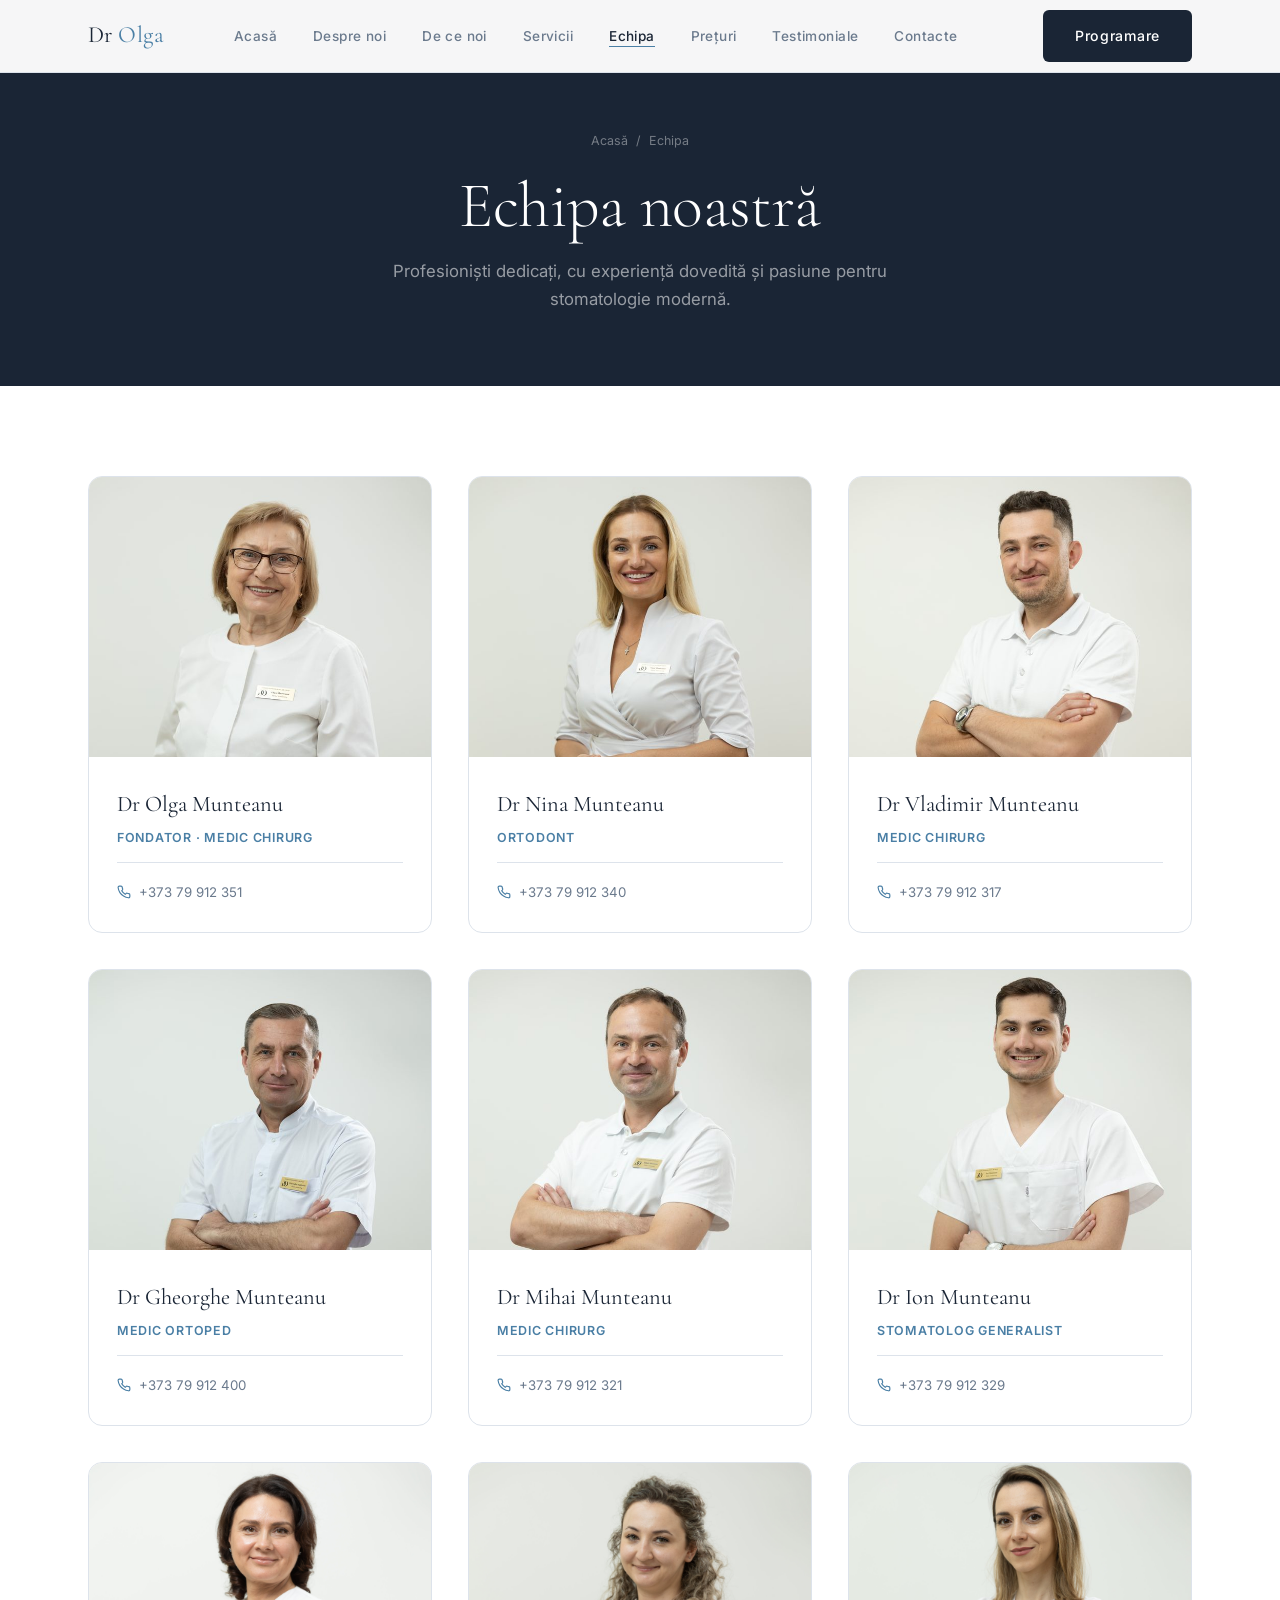
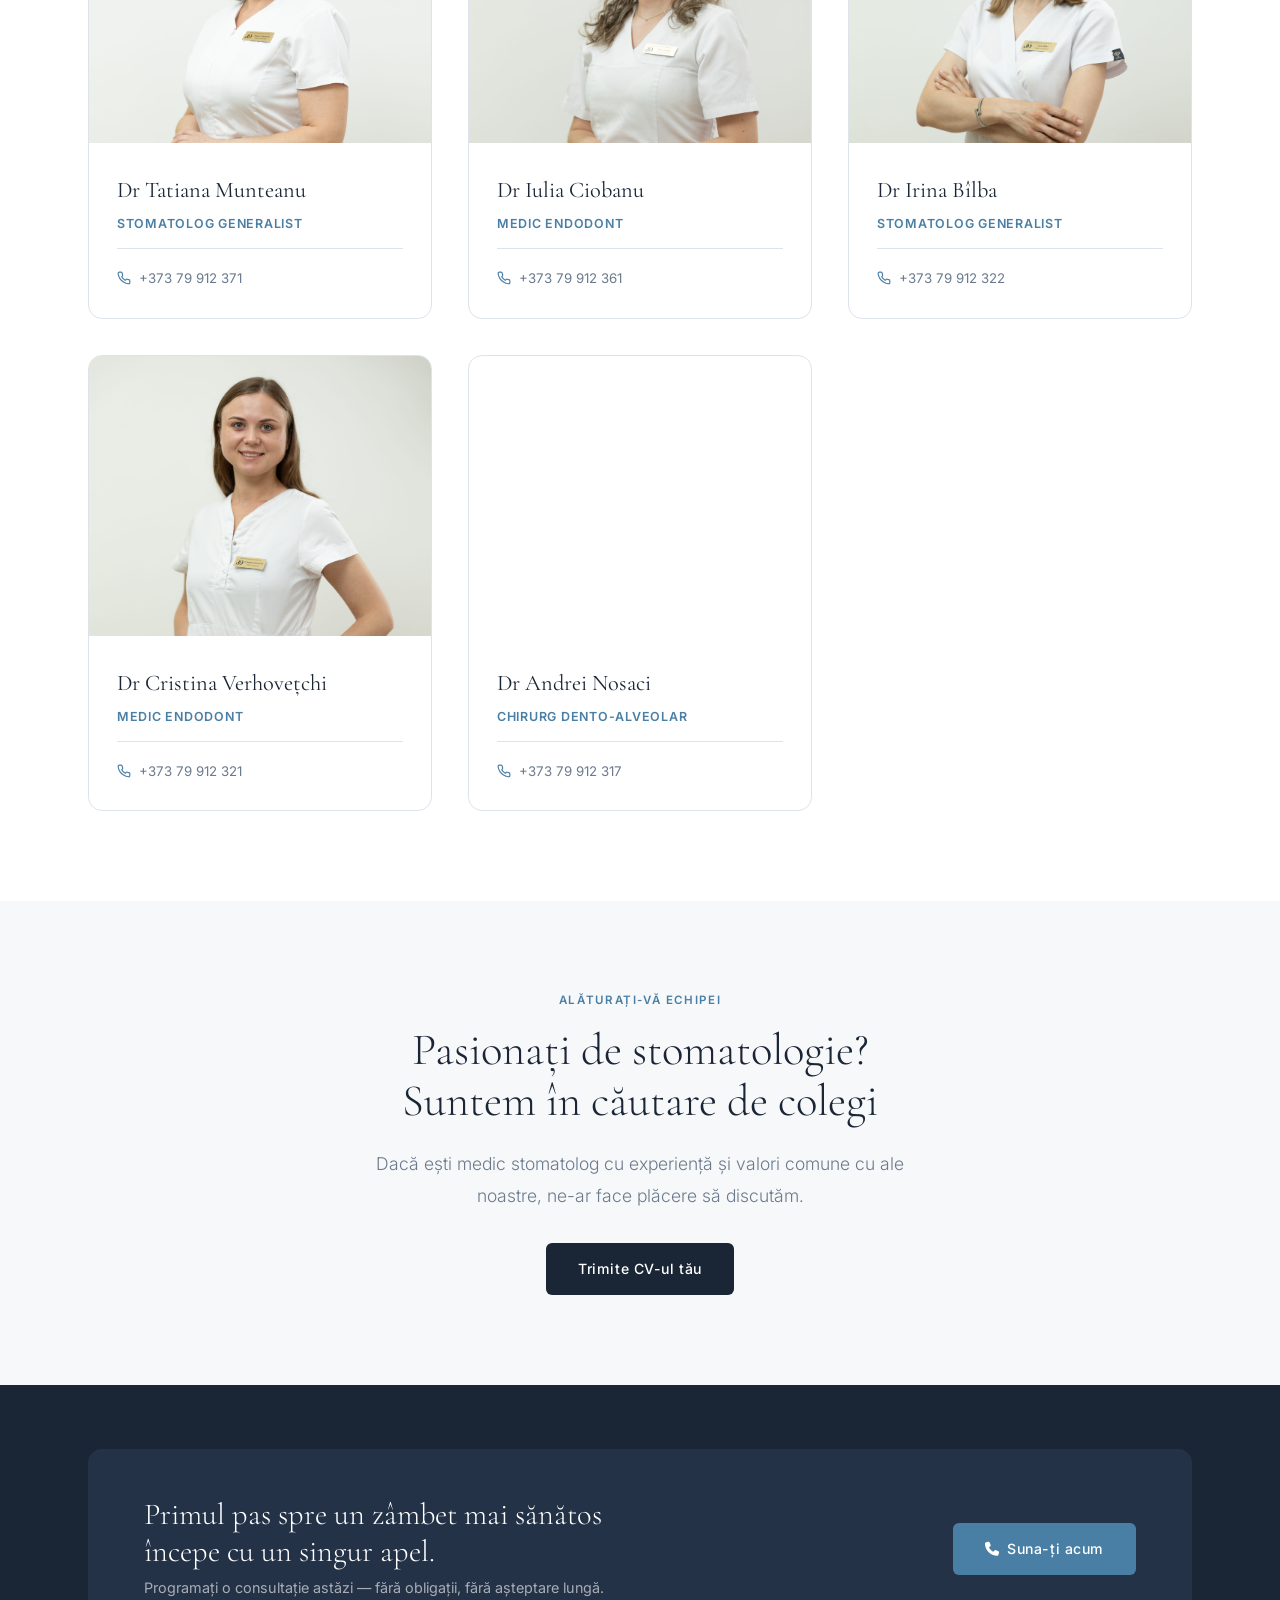
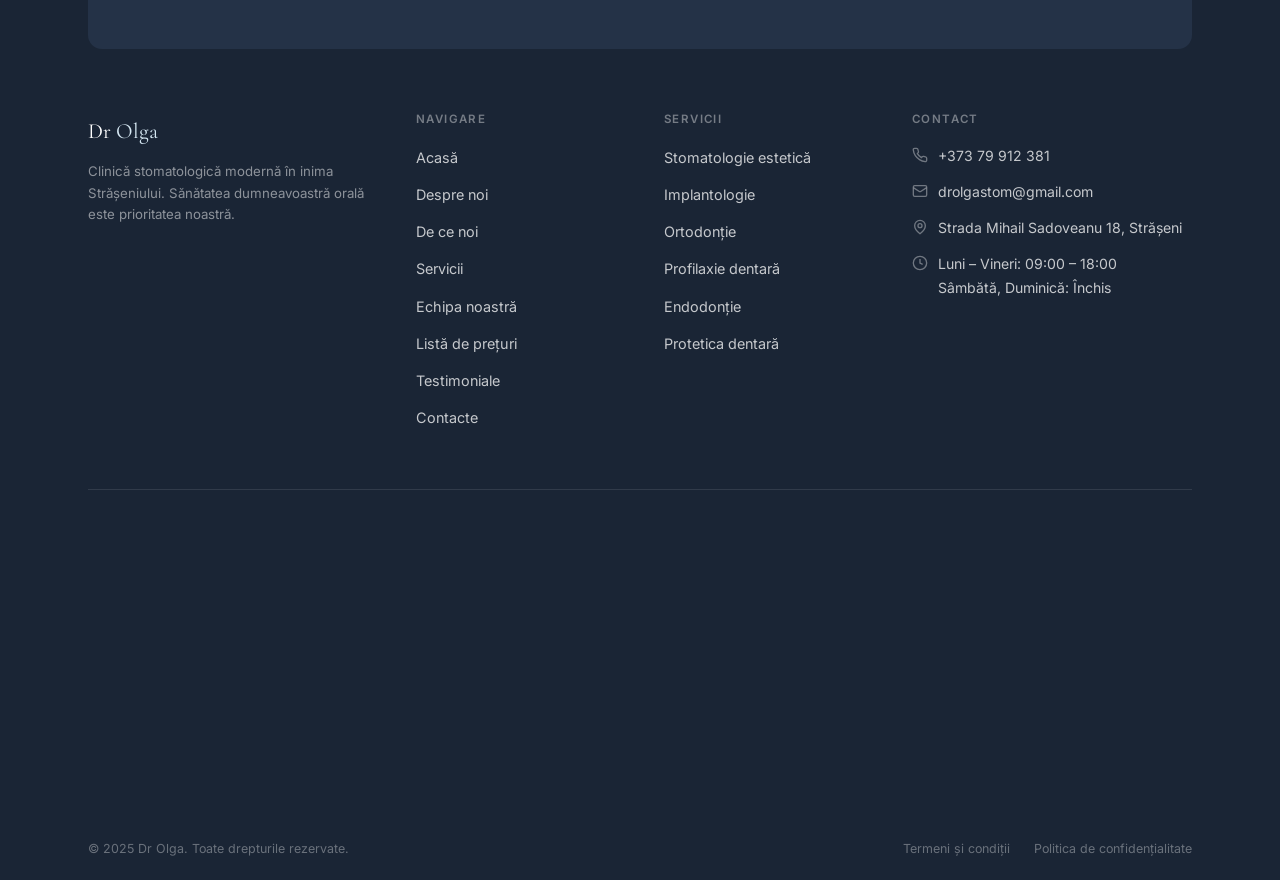
<file: echipa.html>
<!DOCTYPE html>
<html lang="ro">
<head>
  
  <link rel="icon" type="image/png" href="./favicon/favicon-96x96.png" sizes="96x96" />
  <link rel="icon" type="image/svg+xml" href="./favicon/favicon.svg" />
  <link rel="shortcut icon" href="./favicon/favicon.ico" />
  <link rel="apple-touch-icon" sizes="180x180" href="./favicon/apple-touch-icon.png" />
  <link rel="manifest" href="./favicon/site.webmanifest" />
  
  <meta charset="UTF-8" />
  <meta name="viewport" content="width=device-width, initial-scale=1.0" />
  <title>Echipa noastră — Dr Olga Clinică Stomatologică</title>
  <meta name="description" content="Cunoașteți echipa de stomatologi ai clinicii Dr Olga din Strășeni — specialiști dedicați, cu formare europeană și experiență vastă." />
  <link rel="canonical" href="https://drolga.md/echipa.html" />
  <link rel="preconnect" href="https://fonts.googleapis.com" />
  <link rel="preconnect" href="https://fonts.gstatic.com" crossorigin />
  <link rel="stylesheet" href="https://fonts.googleapis.com/css2?family=Cormorant+Garamond:ital,wght@0,300;0,400;0,600;1,300;1,400&family=Inter:wght@300;400;500;600&display=swap" />
  <link rel="stylesheet" href="https://cdnjs.cloudflare.com/ajax/libs/font-awesome/6.5.0/css/all.min.css" />
  <link rel="stylesheet" href="css/style.css" />
</head>
<body>

<nav class="navbar">
  <div class="container navbar__inner">
    <a href="/" class="navbar__logo">Dr <span>Olga</span></a>
    <ul class="navbar__links">
      <li><a href="/">Acasă</a></li>
      <li><a href="despre-noi.html">Despre noi</a></li>
      <li><a href="de-ce-noi.html">De ce noi</a></li>
      <li><a href="servicii.html">Servicii</a></li>
      <li><a href="echipa.html">Echipa</a></li>
      <li><a href="preturi.html">Prețuri</a></li>
      <li><a href="testimoniale.html">Testimoniale</a></li>
      <li><a href="contacte.html">Contacte</a></li>
    </ul>
    <a href="contacte.html" class="btn btn-primary navbar__cta">Programare</a>
    <button class="hamburger" aria-label="Meniu"><span></span><span></span><span></span></button>
  </div>
</nav>
<div class="mobile-nav">
  <button class="mobile-nav__close" aria-label="Închide">&times;</button>
  <a href="/">Acasă</a><a href="despre-noi.html">Despre noi</a><a href="de-ce-noi.html">De ce noi</a>
  <a href="servicii.html">Servicii</a><a href="echipa.html">Echipa</a><a href="preturi.html">Prețuri</a>
  <a href="testimoniale.html">Testimoniale</a><a href="contacte.html">Contacte</a>
  <a href="contacte.html" class="btn btn-primary">Programare</a>
</div>

<section class="page-hero">
  <div class="container">
    <div class="breadcrumb"><a href="/">Acasă</a> <span>/</span> <span>Echipa</span></div>
    <h1>Echipa noastră</h1>
    <p>Profesioniști dedicați, cu experiență dovedită și pasiune pentru stomatologie modernă.</p>
  </div>
</section>

<!-- TEAM -->
<section class="section">
  <div class="container">
    <div class="team-grid" data-reveal>

      <!-- Card 1 - Dr. Olga (lead) -->
      <div class="team-card" style="grid-column: span 1;">
        <div class="team-card__photo"><img class="photo" src="./images/Dr_Olga.jpg" alt="Dr Olga Munteanu, fondator și medic stomatolog primar la clinica Dr Olga" loading="lazy" decoding="async" /></div>
        <div class="team-card__body">
          <div class="team-card__name">Dr Olga Munteanu</div>
          <div class="team-card__title">Fondator · Medic Chirurg</div>
          <!-- <p class="team-card__bio">Descriere.</p> -->
          <div class="team-card__contacts">
            <div class="team-card__contact-row">
              <svg width="14" height="14" viewBox="0 0 24 24" fill="none" stroke="currentColor" stroke-width="2"><path d="M22 16.92v3a2 2 0 0 1-2.18 2 19.79 19.79 0 0 1-8.63-3.07A19.5 19.5 0 0 1 4.99 13a19.79 19.79 0 0 1-3.07-8.67A2 2 0 0 1 3.92 2h3a2 2 0 0 1 2 1.72c.127.96.361 1.903.7 2.81a2 2 0 0 1-.45 2.11L8.09 9.91a16 16 0 0 0 6 6l1.27-1.27a2 2 0 0 1 2.11-.45c.907.339 1.85.573 2.81.7A2 2 0 0 1 22 16.92z"/></svg>
              <a href="tel:+37379912351">+373 79 912 351</a>
            </div>
            <!-- <div class="team-card__contact-row">
              <svg width="14" height="14" viewBox="0 0 24 24" fill="none" stroke="currentColor" stroke-width="2"><rect width="20" height="16" x="2" y="4" rx="2"/><path d="m22 7-8.97 5.7a1.94 1.94 0 0 1-2.06 0L2 7"/></svg>
              <a href="mailto:olga@drolga.md">olga@drolga.md</a>
            </div> -->
          </div>
        </div>
      </div>

      <!-- Card 2 -->
      <div class="team-card">
        <div class="team-card__photo"><img class="photo" src="./images/Dr_Nina.jpg" alt="Dr Nina Munteanu, specialist implantologie și chirurgie orală la clinica Dr Olga" loading="lazy" decoding="async" /></div>
        <div class="team-card__body">
          <div class="team-card__name">Dr Nina Munteanu</div>
          <div class="team-card__title">Ortodont</div>
          <!-- <p class="team-card__bio">Descriere.</p> -->
          <div class="team-card__contacts">
            <div class="team-card__contact-row">
              <svg width="14" height="14" viewBox="0 0 24 24" fill="none" stroke="currentColor" stroke-width="2"><path d="M22 16.92v3a2 2 0 0 1-2.18 2 19.79 19.79 0 0 1-8.63-3.07A19.5 19.5 0 0 1 4.99 13a19.79 19.79 0 0 1-3.07-8.67A2 2 0 0 1 3.92 2h3a2 2 0 0 1 2 1.72c.127.96.361 1.903.7 2.81a2 2 0 0 1-.45 2.11L8.09 9.91a16 16 0 0 0 6 6l1.27-1.27a2 2 0 0 1 2.11-.45c.907.339 1.85.573 2.81.7A2 2 0 0 1 22 16.92z"/></svg>
              <a href="tel:+37379912340">+373 79 912 340</a>
            </div>
            <!-- <div class="team-card__contact-row">
              <svg width="14" height="14" viewBox="0 0 24 24" fill="none" stroke="currentColor" stroke-width="2"><rect width="20" height="16" x="2" y="4" rx="2"/><path d="m22 7-8.97 5.7a1.94 1.94 0 0 1-2.06 0L2 7"/></svg>
              <a href="mailto:alexandru@drolga.md">nina@drolga.md</a>
            </div> -->
          </div>
        </div>
      </div>

      <!-- Card 3 -->
      <div class="team-card">
        <div class="team-card__photo"><img class="photo" src="./images/Dr_Vladimir.jpg" alt="Dr Vladimir Munteanu, specialist ortodonție la clinica Dr Olga" loading="lazy" decoding="async" /></div>
        <div class="team-card__body">
          <div class="team-card__name">Dr Vladimir Munteanu</div>
          <div class="team-card__title">Medic Chirurg</div>
          <!-- <p class="team-card__bio">Descriere.</p> -->
          <div class="team-card__contacts">
            <div class="team-card__contact-row">
              <svg width="14" height="14" viewBox="0 0 24 24" fill="none" stroke="currentColor" stroke-width="2"><path d="M22 16.92v3a2 2 0 0 1-2.18 2 19.79 19.79 0 0 1-8.63-3.07A19.5 19.5 0 0 1 4.99 13a19.79 19.79 0 0 1-3.07-8.67A2 2 0 0 1 3.92 2h3a2 2 0 0 1 2 1.72c.127.96.361 1.903.7 2.81a2 2 0 0 1-.45 2.11L8.09 9.91a16 16 0 0 0 6 6l1.27-1.27a2 2 0 0 1 2.11-.45c.907.339 1.85.573 2.81.7A2 2 0 0 1 22 16.92z"/></svg>
              <a href="tel:+37379912317">+373 79 912 317</a>
            </div>
            <!-- <div class="team-card__contact-row">
              <svg width="14" height="14" viewBox="0 0 24 24" fill="none" stroke="currentColor" stroke-width="2"><rect width="20" height="16" x="2" y="4" rx="2"/><path d="m22 7-8.97 5.7a1.94 1.94 0 0 1-2.06 0L2 7"/></svg>
              <a href="mailto:elena@drolga.md">vladimir@drolga.md</a>
            </div> -->
          </div>
        </div>
      </div>

      <!-- Card 4 -->
      <div class="team-card">
        <div class="team-card__photo"><img class="photo" src="./images/Dr_Gheorghe.jpg" alt="Dr Gheorghe Munteanu, specialist endodonție și stomatologie generală la clinica Dr Olga" loading="lazy" decoding="async" /></div>
        <div class="team-card__body">
          <div class="team-card__name">Dr Gheorghe Munteanu</div>
          <div class="team-card__title">Medic Ortoped</div>
          <!-- <p class="team-card__bio">Descriere.</p> -->
          <div class="team-card__contacts">
            <div class="team-card__contact-row">
              <svg width="14" height="14" viewBox="0 0 24 24" fill="none" stroke="currentColor" stroke-width="2"><path d="M22 16.92v3a2 2 0 0 1-2.18 2 19.79 19.79 0 0 1-8.63-3.07A19.5 19.5 0 0 1 4.99 13a19.79 19.79 0 0 1-3.07-8.67A2 2 0 0 1 3.92 2h3a2 2 0 0 1 2 1.72c.127.96.361 1.903.7 2.81a2 2 0 0 1-.45 2.11L8.09 9.91a16 16 0 0 0 6 6l1.27-1.27a2 2 0 0 1 2.11-.45c.907.339 1.85.573 2.81.7A2 2 0 0 1 22 16.92z"/></svg>
              <a href="tel:+37379912400">+373 79 912 400</a>
            </div>
            <!-- <div class="team-card__contact-row">
              <svg width="14" height="14" viewBox="0 0 24 24" fill="none" stroke="currentColor" stroke-width="2"><rect width="20" height="16" x="2" y="4" rx="2"/><path d="m22 7-8.97 5.7a1.94 1.94 0 0 1-2.06 0L2 7"/></svg>
              <a href="mailto:mihai@drolga.md">gheorghe@drolga.md</a>
            </div> -->
          </div>
        </div>
      </div>

      <!-- Card 5 -->
      <div class="team-card">
        <div class="team-card__photo"><img class="photo" src="./images/Dr_Mihai.jpg" alt="Dr Mihai Munteanu, specialist stomatologie estetică și protetică la clinica Dr Olga" loading="lazy" decoding="async" /></div>
        <div class="team-card__body">
          <div class="team-card__name">Dr Mihai Munteanu</div>
          <div class="team-card__title">Medic Chirurg</div>
          <!-- <p class="team-card__bio">Descriere.</p> -->
          <div class="team-card__contacts">
            <div class="team-card__contact-row">
              <svg width="14" height="14" viewBox="0 0 24 24" fill="none" stroke="currentColor" stroke-width="2"><path d="M22 16.92v3a2 2 0 0 1-2.18 2 19.79 19.79 0 0 1-8.63-3.07A19.5 19.5 0 0 1 4.99 13a19.79 19.79 0 0 1-3.07-8.67A2 2 0 0 1 3.92 2h3a2 2 0 0 1 2 1.72c.127.96.361 1.903.7 2.81a2 2 0 0 1-.45 2.11L8.09 9.91a16 16 0 0 0 6 6l1.27-1.27a2 2 0 0 1 2.11-.45c.907.339 1.85.573 2.81.7A2 2 0 0 1 22 16.92z"/></svg>
              <a href="tel:+37379912321">+373 79 912 321</a>
            </div>
            <!-- <div class="team-card__contact-row">
              <svg width="14" height="14" viewBox="0 0 24 24" fill="none" stroke="currentColor" stroke-width="2"><rect width="20" height="16" x="2" y="4" rx="2"/><path d="m22 7-8.97 5.7a1.94 1.94 0 0 1-2.06 0L2 7"/></svg>
              <a href="mailto:natalia@drolga.md">mihai@drolga.md</a>
            </div> -->
          </div>
        </div>
      </div>

      <!-- Card 6 -->
      <div class="team-card">
        <div class="team-card__photo"><img class="photo" src="./images/Dr_Ion.jpg" alt="Dr Ion Munteanu, specialist stomatologie estetică și protetică la clinica Dr Olga" loading="lazy" decoding="async" /></div>
        <div class="team-card__body">
          <div class="team-card__name">Dr Ion Munteanu</div>
          <div class="team-card__title">Stomatolog Generalist</div>
          <!-- <p class="team-card__bio">Descriere.</p> -->
          <div class="team-card__contacts">
            <div class="team-card__contact-row">
              <svg width="14" height="14" viewBox="0 0 24 24" fill="none" stroke="currentColor" stroke-width="2"><path d="M22 16.92v3a2 2 0 0 1-2.18 2 19.79 19.79 0 0 1-8.63-3.07A19.5 19.5 0 0 1 4.99 13a19.79 19.79 0 0 1-3.07-8.67A2 2 0 0 1 3.92 2h3a2 2 0 0 1 2 1.72c.127.96.361 1.903.7 2.81a2 2 0 0 1-.45 2.11L8.09 9.91a16 16 0 0 0 6 6l1.27-1.27a2 2 0 0 1 2.11-.45c.907.339 1.85.573 2.81.7A2 2 0 0 1 22 16.92z"/></svg>
              <a href="tel:+37379912329">+373 79 912 329</a>
            </div>
            <!-- <div class="team-card__contact-row">
              <svg width="14" height="14" viewBox="0 0 24 24" fill="none" stroke="currentColor" stroke-width="2"><rect width="20" height="16" x="2" y="4" rx="2"/><path d="m22 7-8.97 5.7a1.94 1.94 0 0 1-2.06 0L2 7"/></svg>
              <a href="mailto:natalia@drolga.md">ion@drolga.md</a>
            </div> -->
          </div>
        </div>
      </div>

      <div class="team-card">
        <div class="team-card__photo"><img class="photo" src="./images/Dr_Tatiana.jpg" alt="Dr Ion Munteanu, specialist stomatologie estetică și protetică la clinica Dr Olga" loading="lazy" decoding="async" /></div>
        <div class="team-card__body">
          <div class="team-card__name">Dr Tatiana Munteanu</div>
          <div class="team-card__title">Stomatolog Generalist</div>
          <!-- <p class="team-card__bio">Descriere.</p> -->
          <div class="team-card__contacts">
            <div class="team-card__contact-row">
              <svg width="14" height="14" viewBox="0 0 24 24" fill="none" stroke="currentColor" stroke-width="2"><path d="M22 16.92v3a2 2 0 0 1-2.18 2 19.79 19.79 0 0 1-8.63-3.07A19.5 19.5 0 0 1 4.99 13a19.79 19.79 0 0 1-3.07-8.67A2 2 0 0 1 3.92 2h3a2 2 0 0 1 2 1.72c.127.96.361 1.903.7 2.81a2 2 0 0 1-.45 2.11L8.09 9.91a16 16 0 0 0 6 6l1.27-1.27a2 2 0 0 1 2.11-.45c.907.339 1.85.573 2.81.7A2 2 0 0 1 22 16.92z"/></svg>
              <a href="tel:+37379912371">+373 79 912 371</a>
            </div>
            <!-- <div class="team-card__contact-row">
              <svg width="14" height="14" viewBox="0 0 24 24" fill="none" stroke="currentColor" stroke-width="2"><rect width="20" height="16" x="2" y="4" rx="2"/><path d="m22 7-8.97 5.7a1.94 1.94 0 0 1-2.06 0L2 7"/></svg>
              <a href="mailto:natalia@drolga.md">tatiana@drolga.md</a>
            </div> -->
          </div>
        </div>
      </div>

      <div class="team-card">
        <div class="team-card__photo"><img class="photo" src="./images/Dr_Iulia.jpg" alt="Dr Ion Munteanu, specialist stomatologie estetică și protetică la clinica Dr Olga" loading="lazy" decoding="async" /></div>
        <div class="team-card__body">
          <div class="team-card__name">Dr Iulia Ciobanu</div>
          <div class="team-card__title">Medic Endodont</div>
          <!-- <p class="team-card__bio">Descriere.</p> -->
          <div class="team-card__contacts">
            <div class="team-card__contact-row">
              <svg width="14" height="14" viewBox="0 0 24 24" fill="none" stroke="currentColor" stroke-width="2"><path d="M22 16.92v3a2 2 0 0 1-2.18 2 19.79 19.79 0 0 1-8.63-3.07A19.5 19.5 0 0 1 4.99 13a19.79 19.79 0 0 1-3.07-8.67A2 2 0 0 1 3.92 2h3a2 2 0 0 1 2 1.72c.127.96.361 1.903.7 2.81a2 2 0 0 1-.45 2.11L8.09 9.91a16 16 0 0 0 6 6l1.27-1.27a2 2 0 0 1 2.11-.45c.907.339 1.85.573 2.81.7A2 2 0 0 1 22 16.92z"/></svg>
              <a href="tel:+37379912361">+373 79 912 361</a>
            </div>
            <!-- <div class="team-card__contact-row">
              <svg width="14" height="14" viewBox="0 0 24 24" fill="none" stroke="currentColor" stroke-width="2"><rect width="20" height="16" x="2" y="4" rx="2"/><path d="m22 7-8.97 5.7a1.94 1.94 0 0 1-2.06 0L2 7"/></svg>
              <a href="mailto:natalia@drolga.md">iulia@drolga.md</a>
            </div> -->
          </div>
        </div>
      </div>

      <div class="team-card">
        <div class="team-card__photo"><img class="photo" src="./images/Dr_Irina.jpg" alt="Dr Ion Munteanu, specialist stomatologie estetică și protetică la clinica Dr Olga" loading="lazy" decoding="async" /></div>
        <div class="team-card__body">
          <div class="team-card__name">Dr Irina Bîlba</div>
          <div class="team-card__title">Stomatolog Generalist</div>
          <!-- <p class="team-card__bio">Descriere.</p> -->
          <div class="team-card__contacts">
            <div class="team-card__contact-row">
              <svg width="14" height="14" viewBox="0 0 24 24" fill="none" stroke="currentColor" stroke-width="2"><path d="M22 16.92v3a2 2 0 0 1-2.18 2 19.79 19.79 0 0 1-8.63-3.07A19.5 19.5 0 0 1 4.99 13a19.79 19.79 0 0 1-3.07-8.67A2 2 0 0 1 3.92 2h3a2 2 0 0 1 2 1.72c.127.96.361 1.903.7 2.81a2 2 0 0 1-.45 2.11L8.09 9.91a16 16 0 0 0 6 6l1.27-1.27a2 2 0 0 1 2.11-.45c.907.339 1.85.573 2.81.7A2 2 0 0 1 22 16.92z"/></svg>
              <a href="tel:+37379912322">+373 79 912 322</a>
            </div>
            <!-- <div class="team-card__contact-row">
              <svg width="14" height="14" viewBox="0 0 24 24" fill="none" stroke="currentColor" stroke-width="2"><rect width="20" height="16" x="2" y="4" rx="2"/><path d="m22 7-8.97 5.7a1.94 1.94 0 0 1-2.06 0L2 7"/></svg>
              <a href="mailto:natalia@drolga.md">irina@drolga.md</a>
            </div> -->
          </div>
        </div>
      </div>

      <div class="team-card">
        <div class="team-card__photo"><img class="photo" src="./images/Dr_Cristina.jpg" alt="Dr Ion Munteanu, specialist stomatologie estetică și protetică la clinica Dr Olga" loading="lazy" decoding="async" /></div>
        <div class="team-card__body">
          <div class="team-card__name">Dr Cristina Verhovețchi</div>
          <div class="team-card__title">Medic Endodont</div>
          <!-- <p class="team-card__bio">Descriere.</p> -->
          <div class="team-card__contacts">
            <div class="team-card__contact-row">
              <svg width="14" height="14" viewBox="0 0 24 24" fill="none" stroke="currentColor" stroke-width="2"><path d="M22 16.92v3a2 2 0 0 1-2.18 2 19.79 19.79 0 0 1-8.63-3.07A19.5 19.5 0 0 1 4.99 13a19.79 19.79 0 0 1-3.07-8.67A2 2 0 0 1 3.92 2h3a2 2 0 0 1 2 1.72c.127.96.361 1.903.7 2.81a2 2 0 0 1-.45 2.11L8.09 9.91a16 16 0 0 0 6 6l1.27-1.27a2 2 0 0 1 2.11-.45c.907.339 1.85.573 2.81.7A2 2 0 0 1 22 16.92z"/></svg>
              <a href="tel:+37379912321">+373 79 912 321</a>
            </div>
            <!-- <div class="team-card__contact-row">
              <svg width="14" height="14" viewBox="0 0 24 24" fill="none" stroke="currentColor" stroke-width="2"><rect width="20" height="16" x="2" y="4" rx="2"/><path d="m22 7-8.97 5.7a1.94 1.94 0 0 1-2.06 0L2 7"/></svg>
              <a href="mailto:natalia@drolga.md">cristina@drolga.md</a>
            </div> -->
          </div>
        </div>
      </div>

      <div class="team-card">
        <div class="team-card__photo"><img class="photo" src="./images/Dr_Nosaci.jpg" alt="Dr Ion Munteanu, specialist stomatologie estetică și protetică la clinica Dr Olga" loading="lazy" decoding="async" /></div>
        <div class="team-card__body">
          <div class="team-card__name">Dr Andrei Nosaci</div>
          <div class="team-card__title">Chirurg Dento-Alveolar</div>
          <!-- <p class="team-card__bio">Descriere.</p> -->
          <div class="team-card__contacts">
            <div class="team-card__contact-row">
              <svg width="14" height="14" viewBox="0 0 24 24" fill="none" stroke="currentColor" stroke-width="2"><path d="M22 16.92v3a2 2 0 0 1-2.18 2 19.79 19.79 0 0 1-8.63-3.07A19.5 19.5 0 0 1 4.99 13a19.79 19.79 0 0 1-3.07-8.67A2 2 0 0 1 3.92 2h3a2 2 0 0 1 2 1.72c.127.96.361 1.903.7 2.81a2 2 0 0 1-.45 2.11L8.09 9.91a16 16 0 0 0 6 6l1.27-1.27a2 2 0 0 1 2.11-.45c.907.339 1.85.573 2.81.7A2 2 0 0 1 22 16.92z"/></svg>
              <a href="tel:+37379912317">+373 79 912 317</a>
            </div>
            <!-- <div class="team-card__contact-row">
              <svg width="14" height="14" viewBox="0 0 24 24" fill="none" stroke="currentColor" stroke-width="2"><rect width="20" height="16" x="2" y="4" rx="2"/><path d="m22 7-8.97 5.7a1.94 1.94 0 0 1-2.06 0L2 7"/></svg>
              <a href="mailto:natalia@drolga.md">cristina@drolga.md</a>
            </div> -->
          </div>
        </div>
      </div>

    </div>
  </div>
</section>

<!-- JOIN CTA -->
<section class="section section--surface">
  <div class="container" style="text-align:center; max-width:600px; margin:0 auto;">
    <span class="eyebrow">Alăturați-vă echipei</span>
    <h2>Pasionați de stomatologie? Suntem în căutare de colegi</h2>
    <p class="lead" style="margin: 20px 0 32px;">Dacă ești medic stomatolog cu experiență și valori comune cu ale noastre, ne-ar face plăcere să discutăm.</p>
    <a href="mailto:drolgastom@gmail.com" class="btn btn-primary">Trimite CV-ul tău</a>
  </div>
</section>

<!-- FOOTER -->
<footer>
  <div class="container">
    <div class="footer__cta">
      <div>
        <h3>Primul pas spre un zâmbet mai sănătos<br>începe cu un singur apel.</h3>
        <p>Programați o consultație astăzi — fără obligații, fără așteptare lungă.</p>
      </div>
      <div class="footer__cta-btns">
        <a href="tel:+37379912381" target="_blank" rel="noopener" class="btn btn-steel"><i class="fa-solid fa-phone"></i> Suna-ți acum</a>
        <!-- <a href="https://wa.me/373" target="_blank" rel="noopener" class="btn btn-steel"><i class="fa-brands fa-whatsapp"></i> WhatsApp</a>
        <a href="viber://chat?number=373" class="btn btn-ghost-white"><i class="fa-brands fa-viber"></i> Viber</a> -->
        <!-- <a href="https://instagram.com/drolga.md" target="_blank" rel="noopener" class="btn btn-ghost-white"><i class="fa-brands fa-instagram"></i> Instagram</a> -->
      </div>
    </div>
    <div class="footer__grid">
      <div>
        <div class="footer__brand-logo">Dr <span>Olga</span></div>
        <p class="footer__tagline">Clinică stomatologică modernă în inima Strășeniului. Sănătatea dumneavoastră orală este prioritatea noastră.</p>
        <!-- <div class="footer__socials">
          <a href="https://facebook.com/drolga.md" target="_blank" rel="noopener" class="footer__social-link" aria-label="Facebook"><i class="fa-brands fa-facebook-f"></i></a>
          <a href="https://instagram.com/drolga.md" target="_blank" rel="noopener" class="footer__social-link" aria-label="Instagram"><i class="fa-brands fa-instagram"></i></a>
        </div> -->
      </div>
      <div class="footer__col">
        <h4>Navigare</h4>
        <ul>
          <li><a href="/">Acasă</a></li>
          <li><a href="despre-noi.html">Despre noi</a></li>
          <li><a href="de-ce-noi.html">De ce noi</a></li>
          <li><a href="servicii.html">Servicii</a></li>
          <li><a href="echipa.html">Echipa noastră</a></li>
          <li><a href="preturi.html">Listă de prețuri</a></li>
          <li><a href="testimoniale.html">Testimoniale</a></li>
          <li><a href="contacte.html">Contacte</a></li>
        </ul>
      </div>
      <div class="footer__col">
        <h4>Servicii</h4>
        <ul>
          <li><a href="servicii.html">Stomatologie estetică</a></li>
          <li><a href="servicii.html">Implantologie</a></li>
          <li><a href="servicii.html">Ortodonție</a></li>
          <li><a href="servicii.html">Profilaxie dentară</a></li>
          <li><a href="servicii.html">Endodonție</a></li>
          <li><a href="servicii.html">Protetica dentară</a></li>
        </ul>
      </div>
      <div class="footer__col">
        <h4>Contact</h4>
        <div class="footer__contact-item"><svg width="16" height="16" viewBox="0 0 24 24" fill="none" stroke="currentColor" stroke-width="2"><path d="M22 16.92v3a2 2 0 0 1-2.18 2 19.79 19.79 0 0 1-8.63-3.07A19.5 19.5 0 0 1 4.99 13a19.79 19.79 0 0 1-3.07-8.67A2 2 0 0 1 3.92 2h3a2 2 0 0 1 2 1.72c.127.96.361 1.903.7 2.81a2 2 0 0 1-.45 2.11L8.09 9.91a16 16 0 0 0 6 6l1.27-1.27a2 2 0 0 1 2.11-.45c.907.339 1.85.573 2.81.7A2 2 0 0 1 22 16.92z"/></svg><span><a href="tel:+37379912381">+373 79 912 381</a></span></div>
        <div class="footer__contact-item"><svg width="16" height="16" viewBox="0 0 24 24" fill="none" stroke="currentColor" stroke-width="2"><rect width="20" height="16" x="2" y="4" rx="2"/><path d="m22 7-8.97 5.7a1.94 1.94 0 0 1-2.06 0L2 7"/></svg><span><a href="mailto:drolgastom@gmail.com">drolgastom@gmail.com</a></span></div>
        <div class="footer__contact-item"><svg width="16" height="16" viewBox="0 0 24 24" fill="none" stroke="currentColor" stroke-width="2"><path d="M20 10c0 6-8 12-8 12s-8-6-8-12a8 8 0 0 1 16 0Z"/><circle cx="12" cy="10" r="3"/></svg><span>Strada Mihail Sadoveanu 18, Strășeni</span></div>
        <div class="footer__contact-item"><svg width="16" height="16" viewBox="0 0 24 24" fill="none" stroke="currentColor" stroke-width="2"><circle cx="12" cy="12" r="10"/><polyline points="12 6 12 12 16 14"/></svg><span>Luni – Vineri: 09:00 – 18:00<br>Sâmbătă, Duminică: Închis</span></div>
      </div>
    </div>
    <div class="footer__map"><iframe src="https://www.google.com/maps?q=strada+Mihail+Sadoveanu+18,+Str%C4%83%C8%99eni,+Moldova&output=embed" width="100%" height="280" style="border:0;" allowfullscreen="" loading="lazy" referrerpolicy="no-referrer-when-downgrade" title="Locația clinicii Dr Olga"></iframe></div>
    <div class="footer__bottom">
      <span>© 2025 Dr Olga. Toate drepturile rezervate.</span>
      <div class="footer__bottom-links"><a href="termeni.html">Termeni și condiții</a><a href="confidentialitate.html">Politica de confidențialitate</a></div>
    </div>
  </div>
</footer>
<script src="js/shared.js"></script>
</body>
</html>
</file>
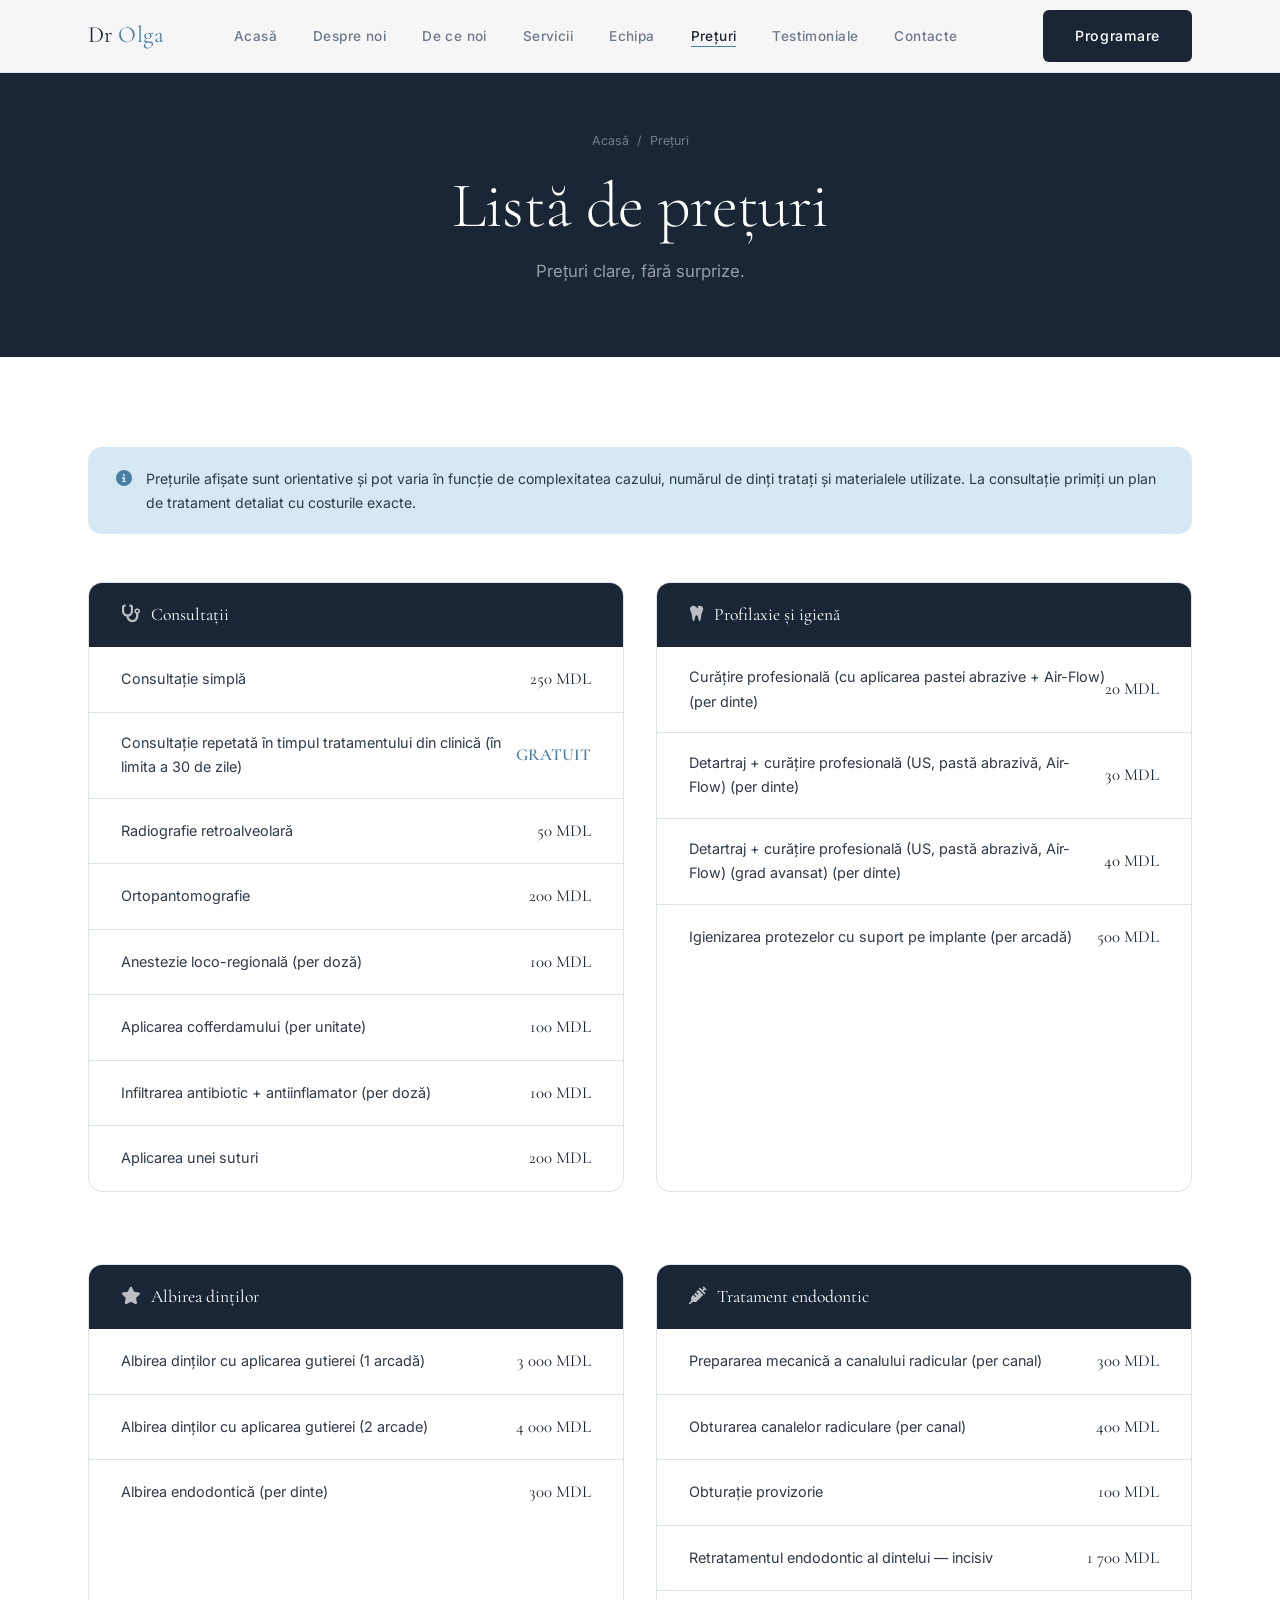
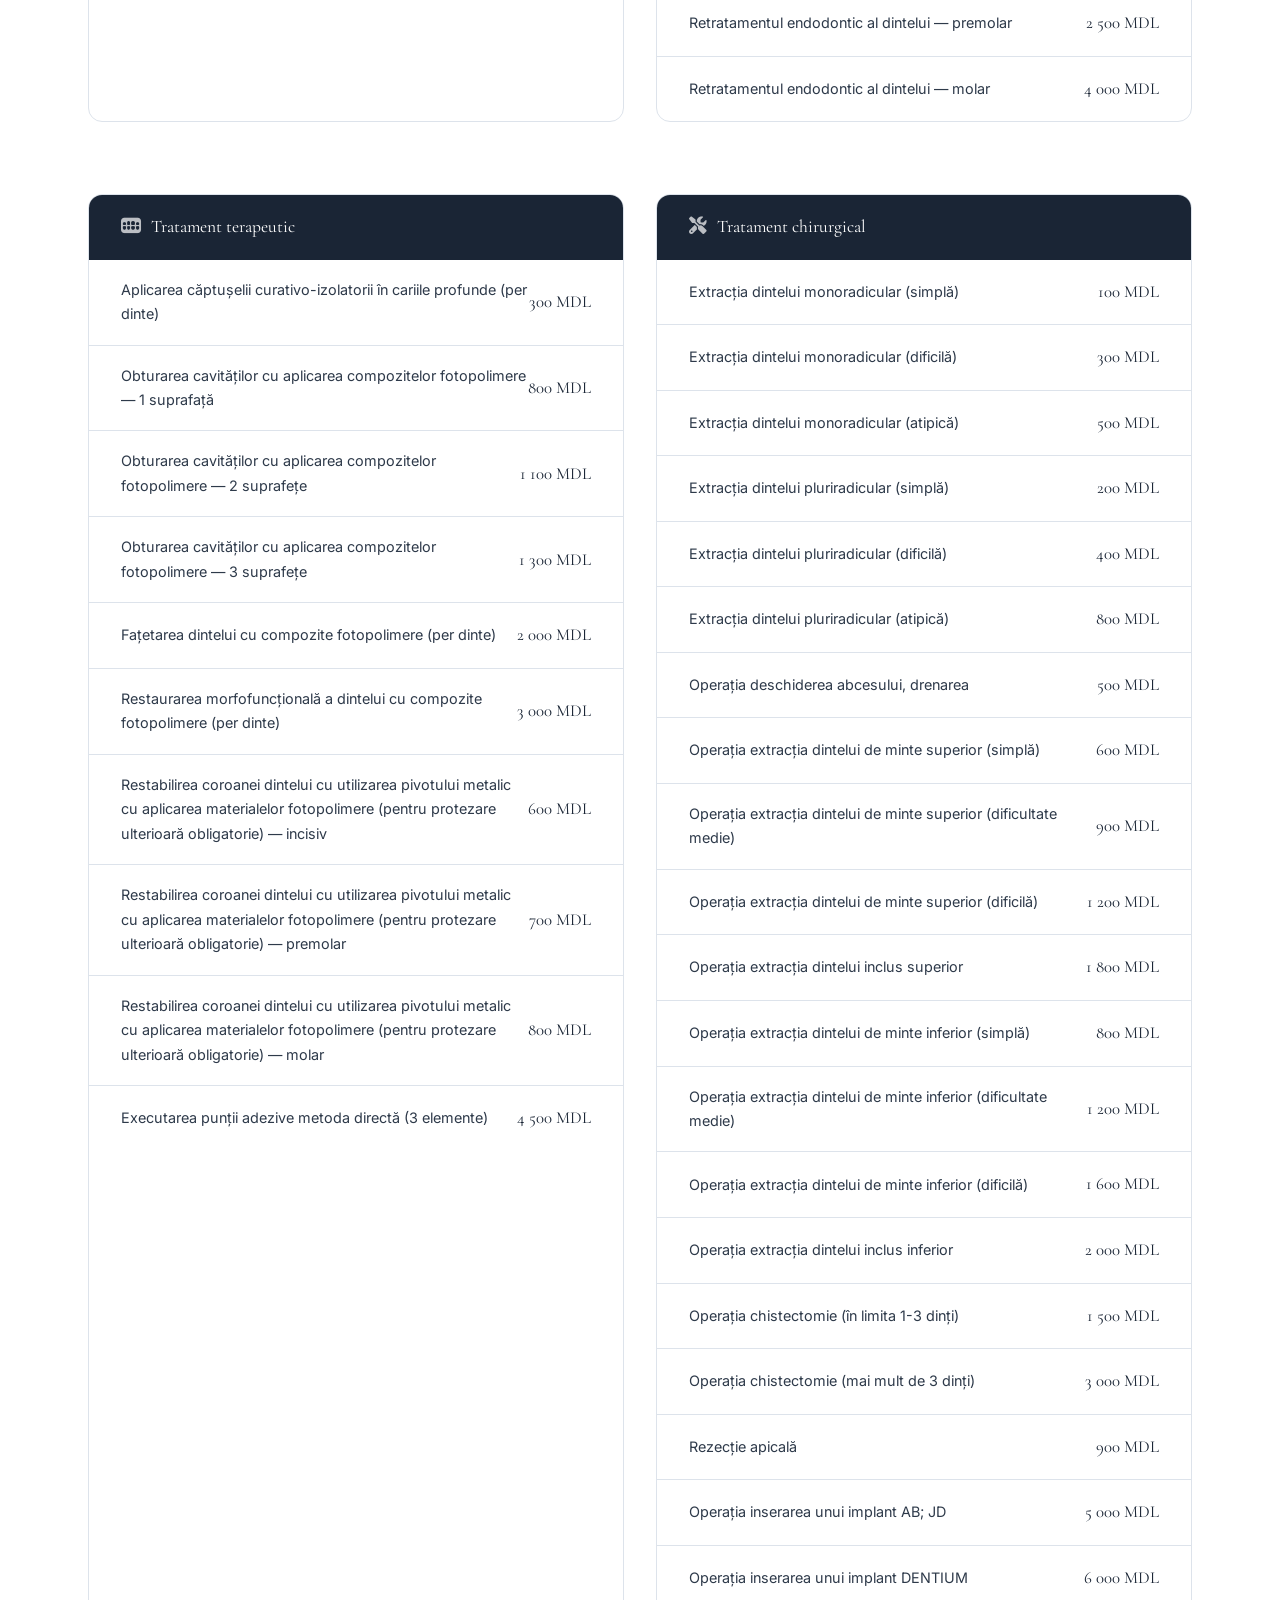
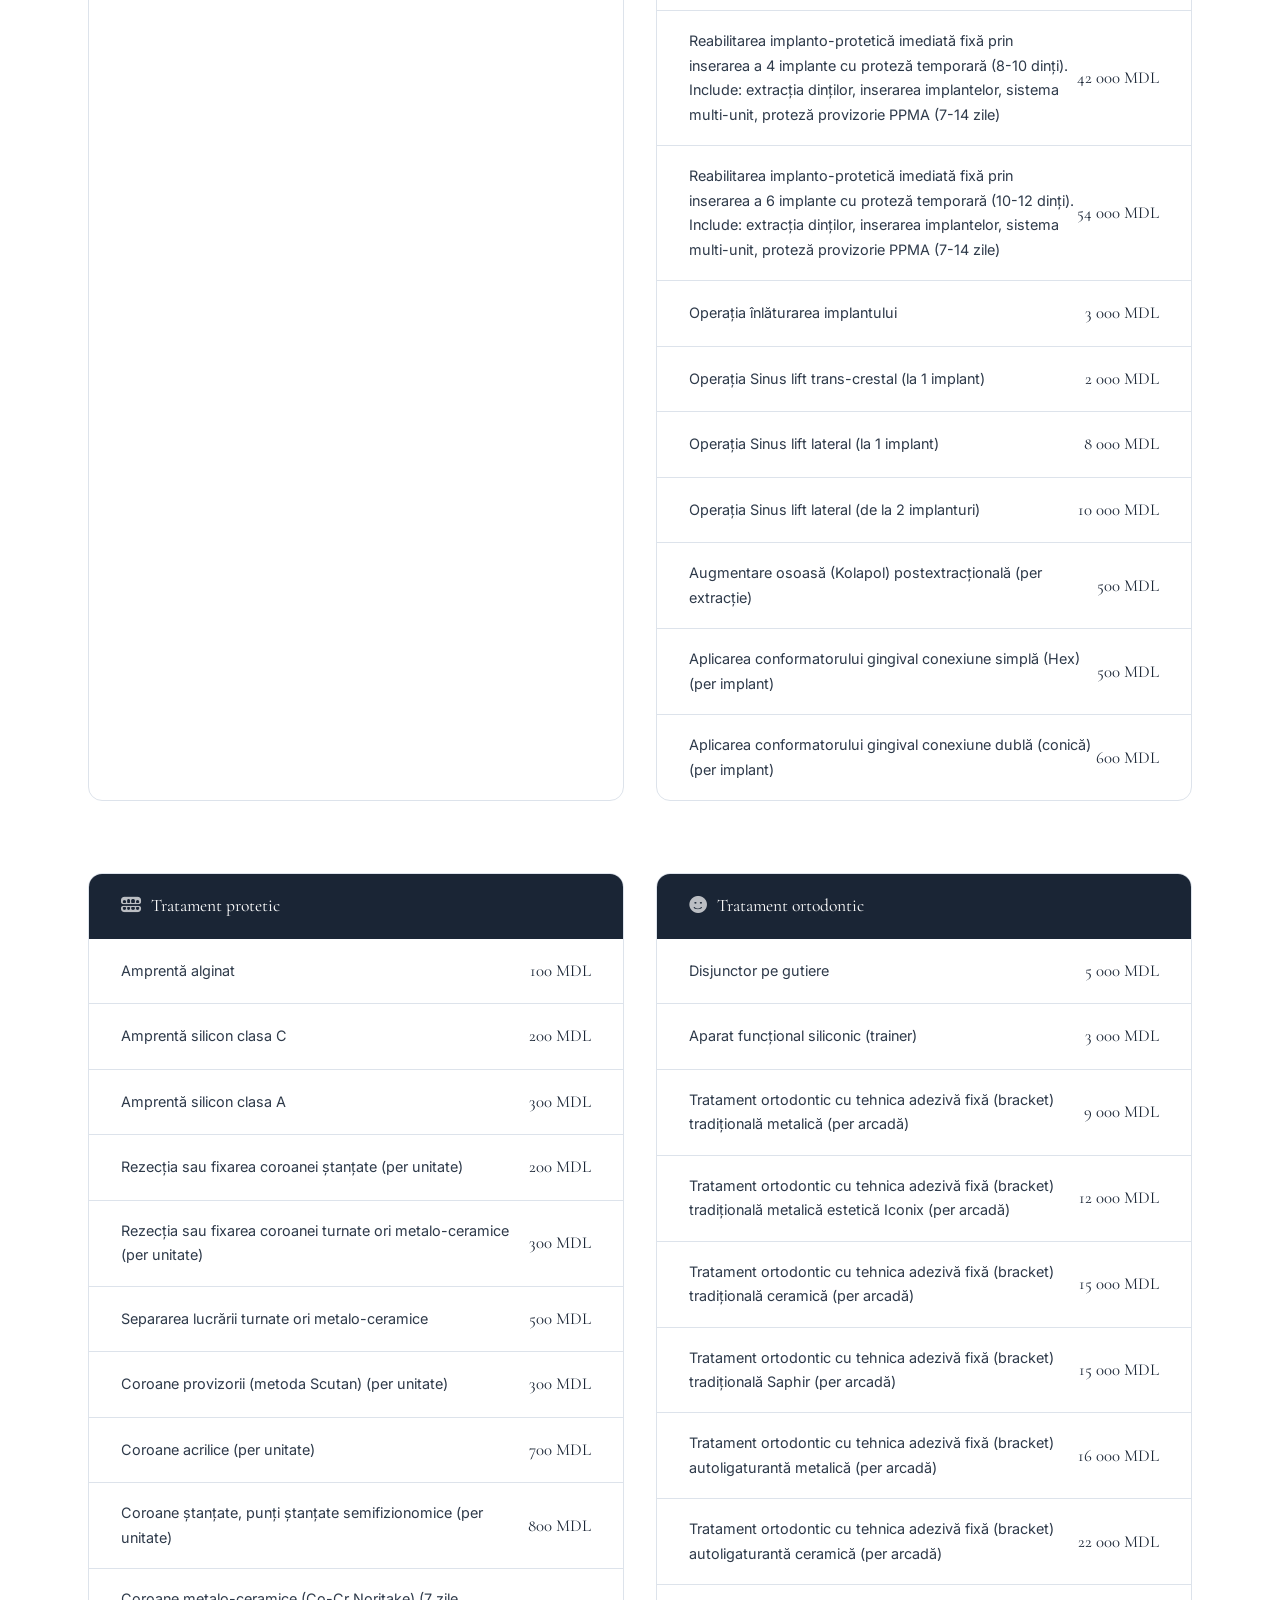
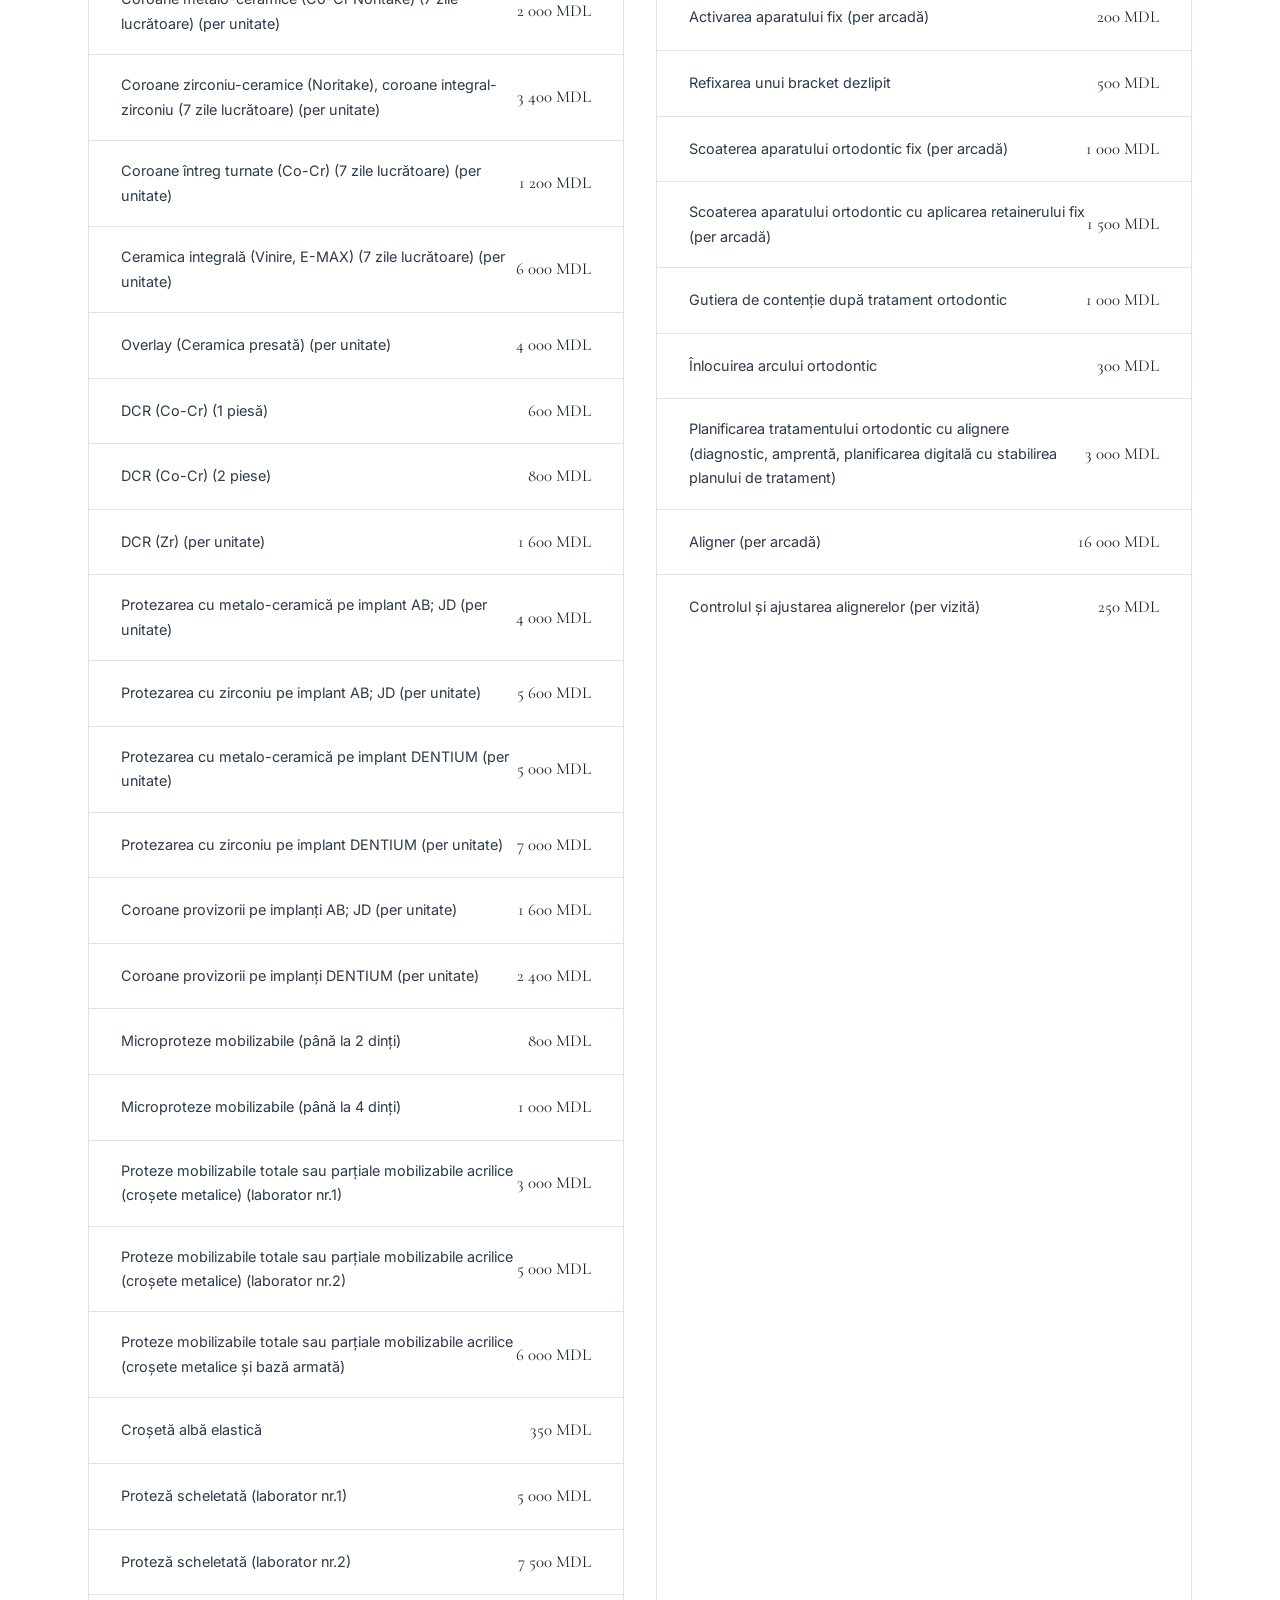
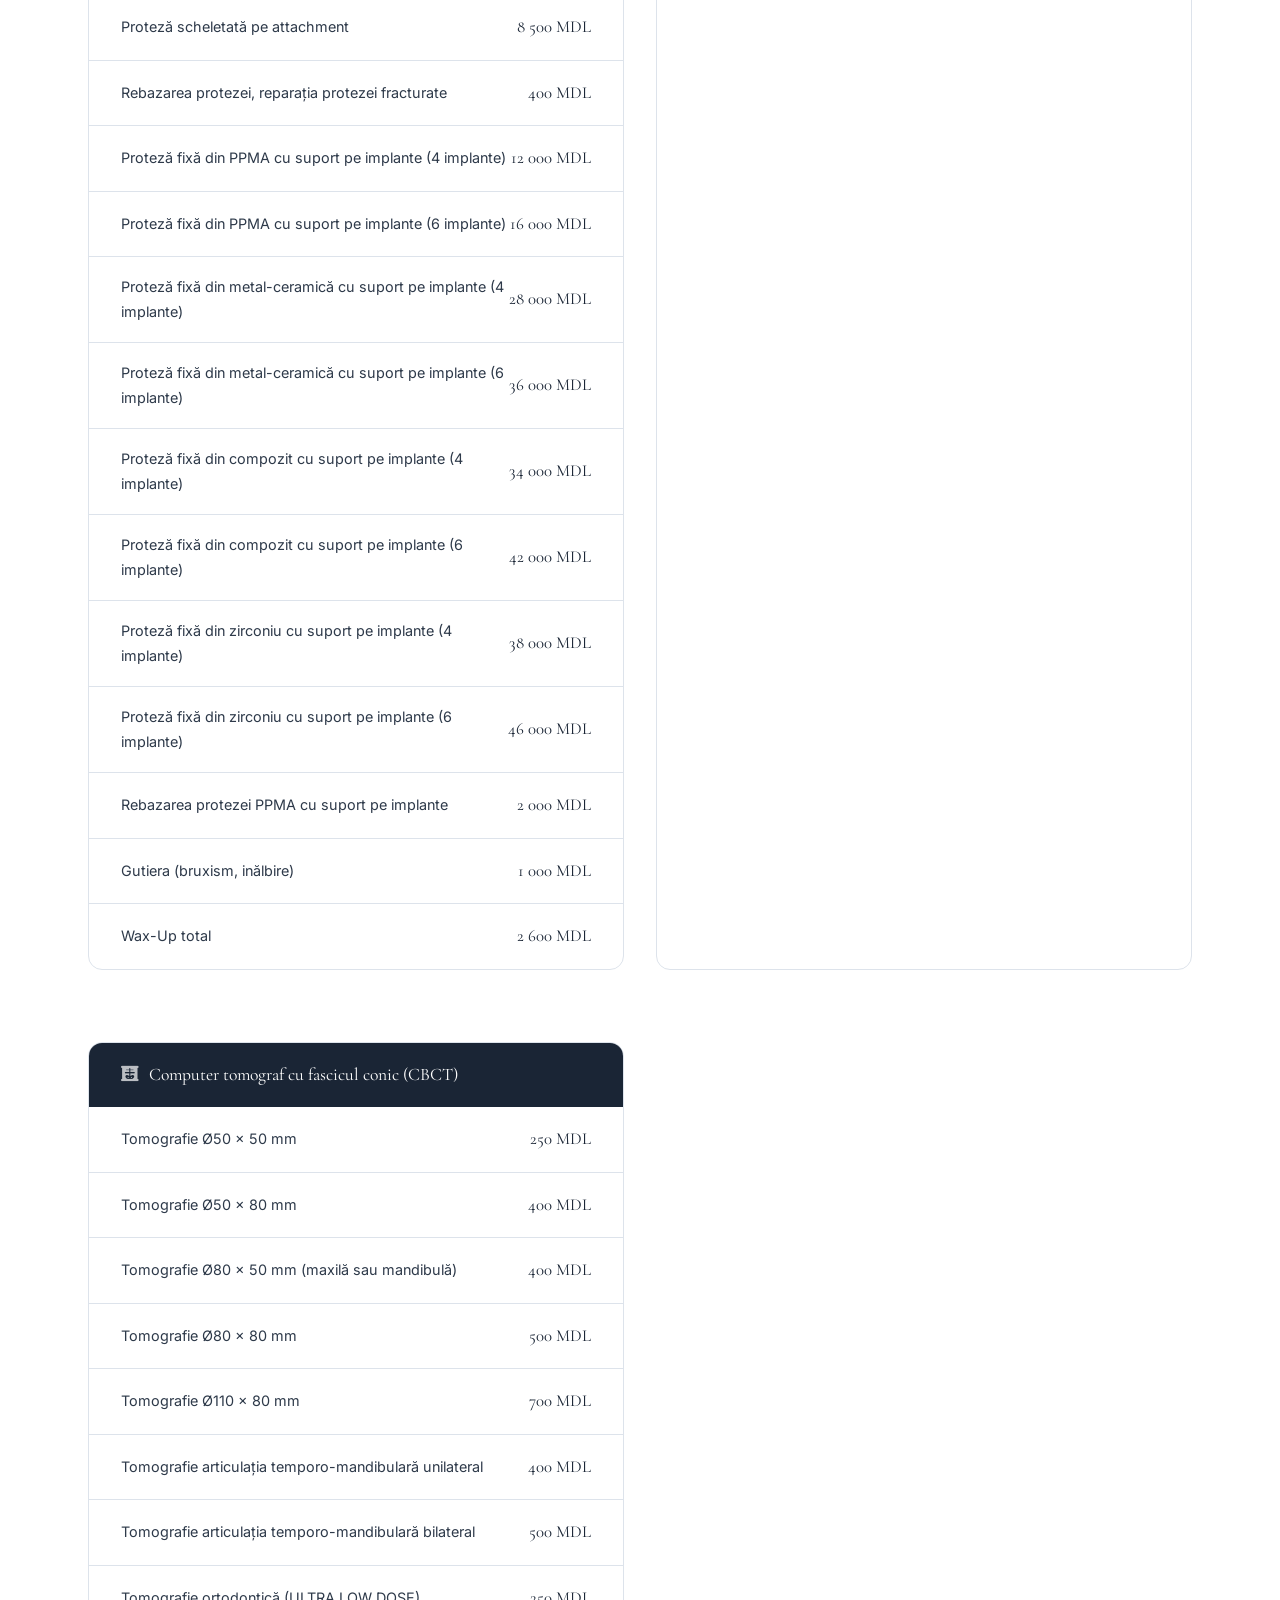
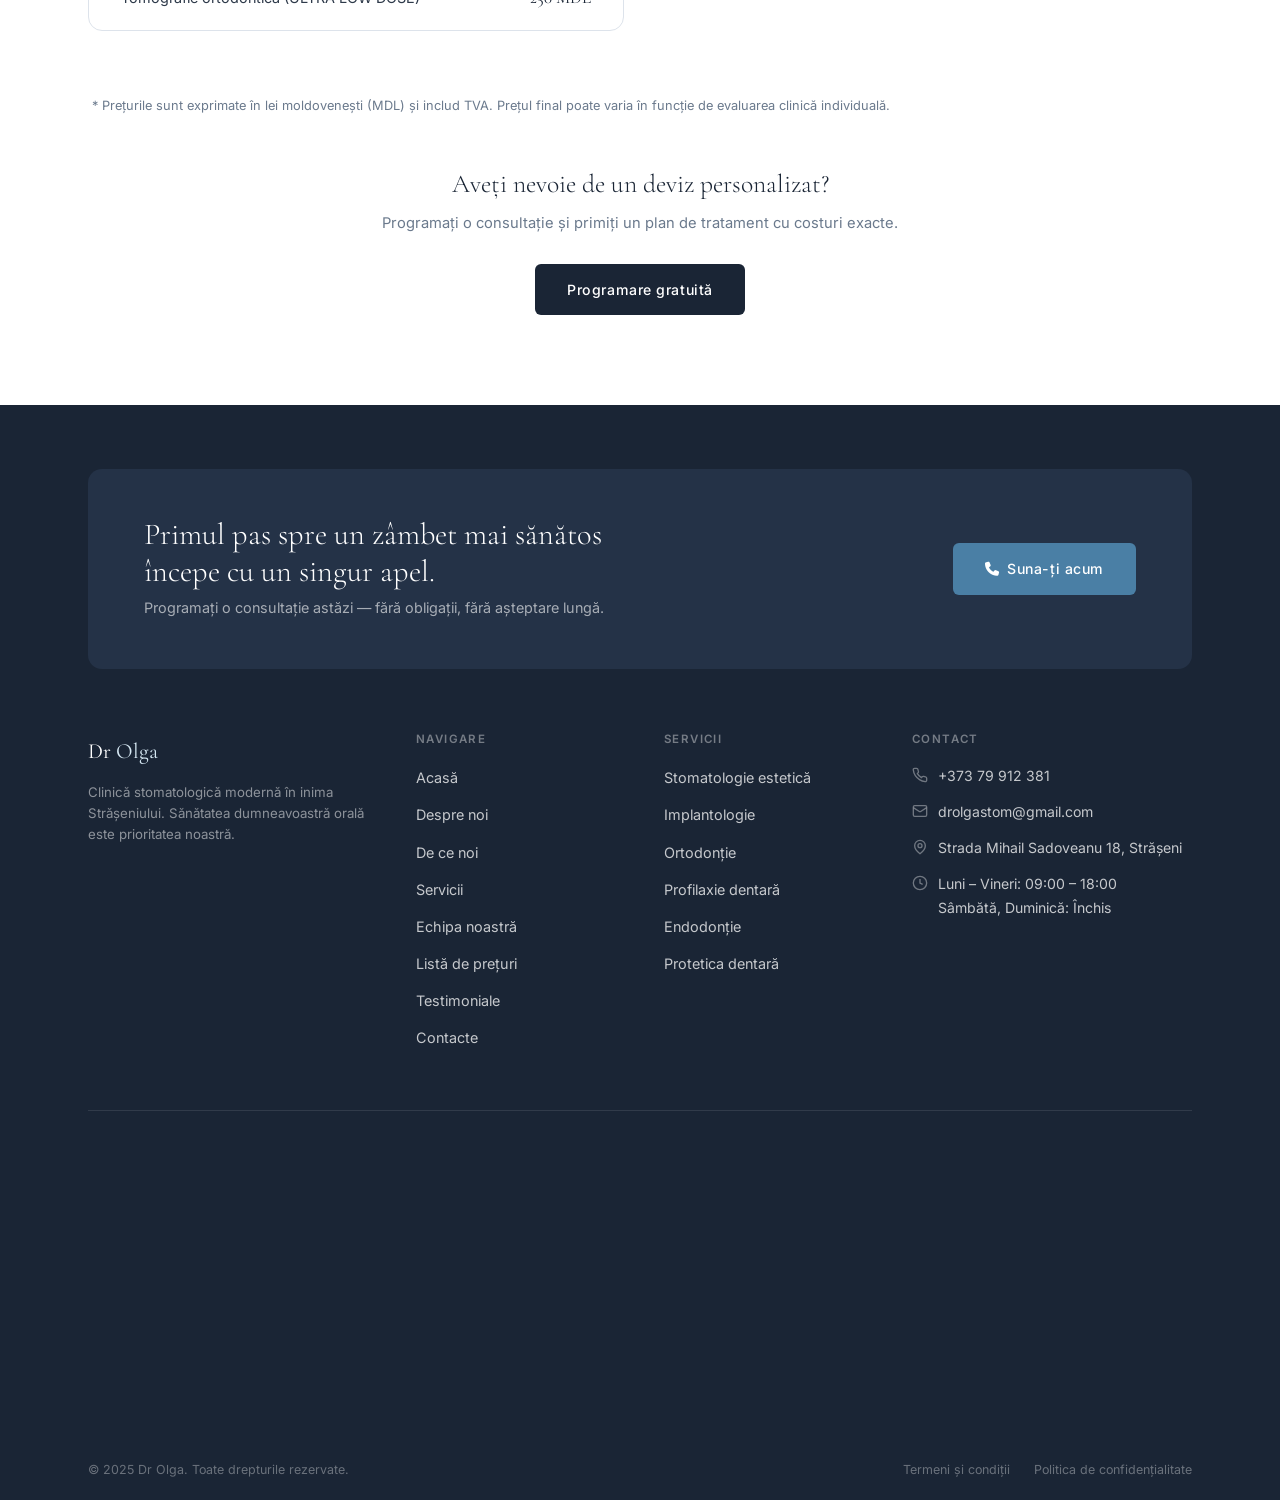
<file: preturi.html>
<!DOCTYPE html>
<html lang="ro">
<head>
  
  <link rel="icon" type="image/png" href="./favicon/favicon-96x96.png" sizes="96x96" />
  <link rel="icon" type="image/svg+xml" href="./favicon/favicon.svg" />
  <link rel="shortcut icon" href="./favicon/favicon.ico" />
  <link rel="apple-touch-icon" sizes="180x180" href="./favicon/apple-touch-icon.png" />
  <link rel="manifest" href="./favicon/site.webmanifest" />
  
  <meta charset="UTF-8" />
  <meta name="viewport" content="width=device-width, initial-scale=1.0" />
  <title>Listă de prețuri — Dr Olga Clinică Stomatologică Strășeni</title>
  <meta name="description" content="Prețuri transparente pentru toate serviciile stomatologice la clinica Dr Olga din Strășeni." />
  <link rel="canonical" href="https://drolga.md/preturi.html" />
  <link rel="preconnect" href="https://fonts.googleapis.com" />
  <link rel="preconnect" href="https://fonts.gstatic.com" crossorigin />
  <link rel="stylesheet" href="https://fonts.googleapis.com/css2?family=Cormorant+Garamond:ital,wght@0,300;0,400;0,600;1,300;1,400&family=Inter:wght@300;400;500;600&display=swap" />
  <link rel="stylesheet" href="https://cdnjs.cloudflare.com/ajax/libs/font-awesome/6.5.0/css/all.min.css" />
  <link rel="stylesheet" href="css/style.css" />
</head>
<body>

<nav class="navbar">
  <div class="container navbar__inner">
    <a href="/" class="navbar__logo">Dr <span>Olga</span></a>
    <ul class="navbar__links">
      <li><a href="/">Acasă</a></li>
      <li><a href="despre-noi.html">Despre noi</a></li>
      <li><a href="de-ce-noi.html">De ce noi</a></li>
      <li><a href="servicii.html">Servicii</a></li>
      <li><a href="echipa.html">Echipa</a></li>
      <li><a href="preturi.html">Prețuri</a></li>
      <li><a href="testimoniale.html">Testimoniale</a></li>
      <li><a href="contacte.html">Contacte</a></li>
    </ul>
    <a href="contacte.html" class="btn btn-primary navbar__cta">Programare</a>
    <button class="hamburger" aria-label="Meniu"><span></span><span></span><span></span></button>
  </div>
</nav>
<div class="mobile-nav">
  <button class="mobile-nav__close" aria-label="Închide">&times;</button>
  <a href="/">Acasă</a><a href="despre-noi.html">Despre noi</a><a href="de-ce-noi.html">De ce noi</a>
  <a href="servicii.html">Servicii</a><a href="echipa.html">Echipa</a><a href="preturi.html">Prețuri</a>
  <a href="testimoniale.html">Testimoniale</a><a href="contacte.html">Contacte</a>
  <a href="contacte.html" class="btn btn-primary">Programare</a>
</div>

<section class="page-hero">
  <div class="container">
    <div class="breadcrumb"><a href="/">Acasă</a> <span>/</span> <span>Prețuri</span></div>
    <h1>Listă de prețuri</h1>
    <p>Prețuri clare, fără surprize.</p>
  </div>
</section>

<section class="section">
  <div class="container">

    <!-- Notice -->
    <div style="background:var(--steel-light); border-radius:var(--radius-lg); padding:20px 28px; margin-bottom:48px; display:flex; align-items:flex-start; gap:14px;" data-reveal>
      <i class="fa-solid fa-circle-info" style="color:var(--steel); margin-top:3px; flex-shrink:0;"></i>
      <p style="font-size:0.88rem; color:var(--charcoal); line-height:1.65;">
        Prețurile afișate sunt orientative și pot varia în funcție de complexitatea cazului, numărul de dinți tratați și materialele utilizate. La consultație primiți un plan de tratament detaliat cu costurile exacte.
      </p>
    </div>

    <div class="price-grid" data-reveal>

      <!-- Consultații -->
      <div class="price-table">
        <div class="price-table__header">
          <h3><i class="fa-solid fa-stethoscope" style="margin-right:10px; opacity:0.7;"></i>Consultații</h3>
        </div>
        <div class="price-row"><span class="price-row__name">Consultație simplă</span><span class="price-row__price">250 MDL</span></div>
        <div class="price-row"><span class="price-row__name">Consultație repetată în timpul tratamentului din clinică (în limita a 30 de zile)</span><span class="price-row__price" style="color:var(--steel); font-weight:600;">GRATUIT</span></div>
        <div class="price-row"><span class="price-row__name">Radiografie retroalveolară</span><span class="price-row__price">50 MDL</span></div>
        <div class="price-row"><span class="price-row__name">Ortopantomografie</span><span class="price-row__price">200 MDL</span></div>
        <div class="price-row"><span class="price-row__name">Anestezie loco-regională (per doză)</span><span class="price-row__price">100 MDL</span></div>
        <div class="price-row"><span class="price-row__name">Aplicarea cofferdamului (per unitate)</span><span class="price-row__price">100 MDL</span></div>
        <div class="price-row"><span class="price-row__name">Infiltrarea antibiotic + antiinflamator (per doză)</span><span class="price-row__price">100 MDL</span></div>
        <div class="price-row"><span class="price-row__name">Aplicarea unei suturi</span><span class="price-row__price">200 MDL</span></div>
      </div>

      <!-- Profilaxie și igienă -->
      <div class="price-table">
        <div class="price-table__header">
          <h3><i class="fa-solid fa-tooth" style="margin-right:10px; opacity:0.7;"></i>Profilaxie și igienă</h3>
        </div>
        <div class="price-row"><span class="price-row__name">Curățire profesională (cu aplicarea pastei abrazive + Air-Flow) (per dinte)</span><span class="price-row__price">20 MDL</span></div>
        <div class="price-row"><span class="price-row__name">Detartraj + curățire profesională (US, pastă abrazivă, Air-Flow) (per dinte)</span><span class="price-row__price">30 MDL</span></div>
        <div class="price-row"><span class="price-row__name">Detartraj + curățire profesională (US, pastă abrazivă, Air-Flow) (grad avansat) (per dinte)</span><span class="price-row__price">40 MDL</span></div>
        <div class="price-row"><span class="price-row__name">Igienizarea protezelor cu suport pe implante (per arcadă)</span><span class="price-row__price">500 MDL</span></div>
      </div>

      <!-- Albirea dinților -->
      <div class="price-table">
        <div class="price-table__header">
          <h3><i class="fa-solid fa-star" style="margin-right:10px; opacity:0.7;"></i>Albirea dinților</h3>
        </div>
        <div class="price-row"><span class="price-row__name">Albirea dinților cu aplicarea gutierei (1 arcadă)</span><span class="price-row__price">3 000 MDL</span></div>
        <div class="price-row"><span class="price-row__name">Albirea dinților cu aplicarea gutierei (2 arcade)</span><span class="price-row__price">4 000 MDL</span></div>
        <div class="price-row"><span class="price-row__name">Albirea endodontică (per dinte)</span><span class="price-row__price">300 MDL</span></div>
      </div>

      <!-- Tratament endodontic -->
      <div class="price-table">
        <div class="price-table__header">
          <h3><i class="fa-solid fa-syringe" style="margin-right:10px; opacity:0.7;"></i>Tratament endodontic</h3>
        </div>
        <div class="price-row"><span class="price-row__name">Prepararea mecanică a canalului radicular (per canal)</span><span class="price-row__price">300 MDL</span></div>
        <div class="price-row"><span class="price-row__name">Obturarea canalelor radiculare (per canal)</span><span class="price-row__price">400 MDL</span></div>
        <div class="price-row"><span class="price-row__name">Obturație provizorie</span><span class="price-row__price">100 MDL</span></div>
        <div class="price-row"><span class="price-row__name">Retratamentul endodontic al dintelui — incisiv</span><span class="price-row__price">1 700 MDL</span></div>
        <div class="price-row"><span class="price-row__name">Retratamentul endodontic al dintelui — premolar</span><span class="price-row__price">2 500 MDL</span></div>
        <div class="price-row"><span class="price-row__name">Retratamentul endodontic al dintelui — molar</span><span class="price-row__price">4 000 MDL</span></div>
      </div>

      <!-- Tratament terapeutic -->
      <div class="price-table">
        <div class="price-table__header">
          <h3><i class="fa-solid fa-teeth" style="margin-right:10px; opacity:0.7;"></i>Tratament terapeutic</h3>
        </div>
        <div class="price-row"><span class="price-row__name">Aplicarea căptușelii curativo-izolatorii în cariile profunde (per dinte)</span><span class="price-row__price">300 MDL</span></div>
        <div class="price-row"><span class="price-row__name">Obturarea cavităților cu aplicarea compozitelor fotopolimere — 1 suprafață</span><span class="price-row__price">800 MDL</span></div>
        <div class="price-row"><span class="price-row__name">Obturarea cavităților cu aplicarea compozitelor fotopolimere — 2 suprafețe</span><span class="price-row__price">1 100 MDL</span></div>
        <div class="price-row"><span class="price-row__name">Obturarea cavităților cu aplicarea compozitelor fotopolimere — 3 suprafețe</span><span class="price-row__price">1 300 MDL</span></div>
        <div class="price-row"><span class="price-row__name">Fațetarea dintelui cu compozite fotopolimere (per dinte)</span><span class="price-row__price">2 000 MDL</span></div>
        <div class="price-row"><span class="price-row__name">Restaurarea morfofuncțională a dintelui cu compozite fotopolimere (per dinte)</span><span class="price-row__price">3 000 MDL</span></div>
        <div class="price-row"><span class="price-row__name">Restabilirea coroanei dintelui cu utilizarea pivotului metalic cu aplicarea materialelor fotopolimere (pentru protezare ulterioară obligatorie) — incisiv</span><span class="price-row__price">600 MDL</span></div>
        <div class="price-row"><span class="price-row__name">Restabilirea coroanei dintelui cu utilizarea pivotului metalic cu aplicarea materialelor fotopolimere (pentru protezare ulterioară obligatorie) — premolar</span><span class="price-row__price">700 MDL</span></div>
        <div class="price-row"><span class="price-row__name">Restabilirea coroanei dintelui cu utilizarea pivotului metalic cu aplicarea materialelor fotopolimere (pentru protezare ulterioară obligatorie) — molar</span><span class="price-row__price">800 MDL</span></div>
        <div class="price-row"><span class="price-row__name">Executarea punții adezive metoda directă (3 elemente)</span><span class="price-row__price">4 500 MDL</span></div>
      </div>

      <!-- Tratament chirurgical -->
      <div class="price-table">
        <div class="price-table__header">
          <h3><i class="fa-solid fa-screwdriver-wrench" style="margin-right:10px; opacity:0.7;"></i>Tratament chirurgical</h3>
        </div>
        <div class="price-row"><span class="price-row__name">Extracția dintelui monoradicular (simplă)</span><span class="price-row__price">100 MDL</span></div>
        <div class="price-row"><span class="price-row__name">Extracția dintelui monoradicular (dificilă)</span><span class="price-row__price">300 MDL</span></div>
        <div class="price-row"><span class="price-row__name">Extracția dintelui monoradicular (atipică)</span><span class="price-row__price">500 MDL</span></div>
        <div class="price-row"><span class="price-row__name">Extracția dintelui pluriradicular (simplă)</span><span class="price-row__price">200 MDL</span></div>
        <div class="price-row"><span class="price-row__name">Extracția dintelui pluriradicular (dificilă)</span><span class="price-row__price">400 MDL</span></div>
        <div class="price-row"><span class="price-row__name">Extracția dintelui pluriradicular (atipică)</span><span class="price-row__price">800 MDL</span></div>
        <div class="price-row"><span class="price-row__name">Operația deschiderea abcesului, drenarea</span><span class="price-row__price">500 MDL</span></div>
        <div class="price-row"><span class="price-row__name">Operația extracția dintelui de minte superior (simplă)</span><span class="price-row__price">600 MDL</span></div>
        <div class="price-row"><span class="price-row__name">Operația extracția dintelui de minte superior (dificultate medie)</span><span class="price-row__price">900 MDL</span></div>
        <div class="price-row"><span class="price-row__name">Operația extracția dintelui de minte superior (dificilă)</span><span class="price-row__price">1 200 MDL</span></div>
        <div class="price-row"><span class="price-row__name">Operația extracția dintelui inclus superior</span><span class="price-row__price">1 800 MDL</span></div>
        <div class="price-row"><span class="price-row__name">Operația extracția dintelui de minte inferior (simplă)</span><span class="price-row__price">800 MDL</span></div>
        <div class="price-row"><span class="price-row__name">Operația extracția dintelui de minte inferior (dificultate medie)</span><span class="price-row__price">1 200 MDL</span></div>
        <div class="price-row"><span class="price-row__name">Operația extracția dintelui de minte inferior (dificilă)</span><span class="price-row__price">1 600 MDL</span></div>
        <div class="price-row"><span class="price-row__name">Operația extracția dintelui inclus inferior</span><span class="price-row__price">2 000 MDL</span></div>
        <div class="price-row"><span class="price-row__name">Operația chistectomie (în limita 1-3 dinți)</span><span class="price-row__price">1 500 MDL</span></div>
        <div class="price-row"><span class="price-row__name">Operația chistectomie (mai mult de 3 dinți)</span><span class="price-row__price">3 000 MDL</span></div>
        <div class="price-row"><span class="price-row__name">Rezecție apicală</span><span class="price-row__price">900 MDL</span></div>
        <div class="price-row"><span class="price-row__name">Operația inserarea unui implant AB; JD</span><span class="price-row__price">5 000 MDL</span></div>
        <div class="price-row"><span class="price-row__name">Operația inserarea unui implant DENTIUM</span><span class="price-row__price">6 000 MDL</span></div>
        <div class="price-row"><span class="price-row__name">Reabilitarea implanto-protetică imediată fixă prin inserarea a 4 implante cu proteză temporară (8-10 dinți). Include: extracția dinților, inserarea implantelor, sistema multi-unit, proteză provizorie PPMA (7-14 zile)</span><span class="price-row__price">42 000 MDL</span></div>
        <div class="price-row"><span class="price-row__name">Reabilitarea implanto-protetică imediată fixă prin inserarea a 6 implante cu proteză temporară (10-12 dinți). Include: extracția dinților, inserarea implantelor, sistema multi-unit, proteză provizorie PPMA (7-14 zile)</span><span class="price-row__price">54 000 MDL</span></div>
        <div class="price-row"><span class="price-row__name">Operația înlăturarea implantului</span><span class="price-row__price">3 000 MDL</span></div>
        <div class="price-row"><span class="price-row__name">Operația Sinus lift trans-crestal (la 1 implant)</span><span class="price-row__price">2 000 MDL</span></div>
        <div class="price-row"><span class="price-row__name">Operația Sinus lift lateral (la 1 implant)</span><span class="price-row__price">8 000 MDL</span></div>
        <div class="price-row"><span class="price-row__name">Operația Sinus lift lateral (de la 2 implanturi)</span><span class="price-row__price">10 000 MDL</span></div>
        <div class="price-row"><span class="price-row__name">Augmentare osoasă (Kolapol) postextracțională (per extracție)</span><span class="price-row__price">500 MDL</span></div>
        <div class="price-row"><span class="price-row__name">Aplicarea conformatorului gingival conexiune simplă (Hex) (per implant)</span><span class="price-row__price">500 MDL</span></div>
        <div class="price-row"><span class="price-row__name">Aplicarea conformatorului gingival conexiune dublă (conică) (per implant)</span><span class="price-row__price">600 MDL</span></div>
      </div>

      <!-- Tratament protetic -->
      <div class="price-table">
        <div class="price-table__header">
          <h3><i class="fa-solid fa-teeth-open" style="margin-right:10px; opacity:0.7;"></i>Tratament protetic</h3>
        </div>
        <div class="price-row"><span class="price-row__name">Amprentă alginat</span><span class="price-row__price">100 MDL</span></div>
        <div class="price-row"><span class="price-row__name">Amprentă silicon clasa C</span><span class="price-row__price">200 MDL</span></div>
        <div class="price-row"><span class="price-row__name">Amprentă silicon clasa A</span><span class="price-row__price">300 MDL</span></div>
        <div class="price-row"><span class="price-row__name">Rezecția sau fixarea coroanei ștanțate (per unitate)</span><span class="price-row__price">200 MDL</span></div>
        <div class="price-row"><span class="price-row__name">Rezecția sau fixarea coroanei turnate ori metalo-ceramice (per unitate)</span><span class="price-row__price">300 MDL</span></div>
        <div class="price-row"><span class="price-row__name">Separarea lucrării turnate ori metalo-ceramice</span><span class="price-row__price">500 MDL</span></div>
        <div class="price-row"><span class="price-row__name">Coroane provizorii (metoda Scutan) (per unitate)</span><span class="price-row__price">300 MDL</span></div>
        <div class="price-row"><span class="price-row__name">Coroane acrilice (per unitate)</span><span class="price-row__price">700 MDL</span></div>
        <div class="price-row"><span class="price-row__name">Coroane ștanțate, punți ștanțate semifizionomice (per unitate)</span><span class="price-row__price">800 MDL</span></div>
        <div class="price-row"><span class="price-row__name">Coroane metalo-ceramice (Co-Cr Noritake) (7 zile lucrătoare) (per unitate)</span><span class="price-row__price">2 000 MDL</span></div>
        <div class="price-row"><span class="price-row__name">Coroane zirconiu-ceramice (Noritake), coroane integral-zirconiu (7 zile lucrătoare) (per unitate)</span><span class="price-row__price">3 400 MDL</span></div>
        <div class="price-row"><span class="price-row__name">Coroane întreg turnate (Co-Cr) (7 zile lucrătoare) (per unitate)</span><span class="price-row__price">1 200 MDL</span></div>
        <div class="price-row"><span class="price-row__name">Ceramica integrală (Vinire, E-MAX) (7 zile lucrătoare) (per unitate)</span><span class="price-row__price">6 000 MDL</span></div>
        <div class="price-row"><span class="price-row__name">Overlay (Ceramica presată) (per unitate)</span><span class="price-row__price">4 000 MDL</span></div>
        <div class="price-row"><span class="price-row__name">DCR (Co-Cr) (1 piesă)</span><span class="price-row__price">600 MDL</span></div>
        <div class="price-row"><span class="price-row__name">DCR (Co-Cr) (2 piese)</span><span class="price-row__price">800 MDL</span></div>
        <div class="price-row"><span class="price-row__name">DCR (Zr) (per unitate)</span><span class="price-row__price">1 600 MDL</span></div>
        <div class="price-row"><span class="price-row__name">Protezarea cu metalo-ceramică pe implant AB; JD (per unitate)</span><span class="price-row__price">4 000 MDL</span></div>
        <div class="price-row"><span class="price-row__name">Protezarea cu zirconiu pe implant AB; JD (per unitate)</span><span class="price-row__price">5 600 MDL</span></div>
        <div class="price-row"><span class="price-row__name">Protezarea cu metalo-ceramică pe implant DENTIUM (per unitate)</span><span class="price-row__price">5 000 MDL</span></div>
        <div class="price-row"><span class="price-row__name">Protezarea cu zirconiu pe implant DENTIUM (per unitate)</span><span class="price-row__price">7 000 MDL</span></div>
        <div class="price-row"><span class="price-row__name">Coroane provizorii pe implanți AB; JD (per unitate)</span><span class="price-row__price">1 600 MDL</span></div>
        <div class="price-row"><span class="price-row__name">Coroane provizorii pe implanți DENTIUM (per unitate)</span><span class="price-row__price">2 400 MDL</span></div>
        <div class="price-row"><span class="price-row__name">Microproteze mobilizabile (până la 2 dinți)</span><span class="price-row__price">800 MDL</span></div>
        <div class="price-row"><span class="price-row__name">Microproteze mobilizabile (până la 4 dinți)</span><span class="price-row__price">1 000 MDL</span></div>
        <div class="price-row"><span class="price-row__name">Proteze mobilizabile totale sau parțiale mobilizabile acrilice (croșete metalice) (laborator nr.1)</span><span class="price-row__price">3 000 MDL</span></div>
        <div class="price-row"><span class="price-row__name">Proteze mobilizabile totale sau parțiale mobilizabile acrilice (croșete metalice) (laborator nr.2)</span><span class="price-row__price">5 000 MDL</span></div>
        <div class="price-row"><span class="price-row__name">Proteze mobilizabile totale sau parțiale mobilizabile acrilice (croșete metalice și bază armată)</span><span class="price-row__price">6 000 MDL</span></div>
        <div class="price-row"><span class="price-row__name">Croșetă albă elastică</span><span class="price-row__price">350 MDL</span></div>
        <div class="price-row"><span class="price-row__name">Proteză scheletată (laborator nr.1)</span><span class="price-row__price">5 000 MDL</span></div>
        <div class="price-row"><span class="price-row__name">Proteză scheletată (laborator nr.2)</span><span class="price-row__price">7 500 MDL</span></div>
        <div class="price-row"><span class="price-row__name">Proteză scheletată pe attachment</span><span class="price-row__price">8 500 MDL</span></div>
        <div class="price-row"><span class="price-row__name">Rebazarea protezei, reparația protezei fracturate</span><span class="price-row__price">400 MDL</span></div>
        <div class="price-row"><span class="price-row__name">Proteză fixă din PPMA cu suport pe implante (4 implante)</span><span class="price-row__price">12 000 MDL</span></div>
        <div class="price-row"><span class="price-row__name">Proteză fixă din PPMA cu suport pe implante (6 implante)</span><span class="price-row__price">16 000 MDL</span></div>
        <div class="price-row"><span class="price-row__name">Proteză fixă din metal-ceramică cu suport pe implante (4 implante)</span><span class="price-row__price">28 000 MDL</span></div>
        <div class="price-row"><span class="price-row__name">Proteză fixă din metal-ceramică cu suport pe implante (6 implante)</span><span class="price-row__price">36 000 MDL</span></div>
        <div class="price-row"><span class="price-row__name">Proteză fixă din compozit cu suport pe implante (4 implante)</span><span class="price-row__price">34 000 MDL</span></div>
        <div class="price-row"><span class="price-row__name">Proteză fixă din compozit cu suport pe implante (6 implante)</span><span class="price-row__price">42 000 MDL</span></div>
        <div class="price-row"><span class="price-row__name">Proteză fixă din zirconiu cu suport pe implante (4 implante)</span><span class="price-row__price">38 000 MDL</span></div>
        <div class="price-row"><span class="price-row__name">Proteză fixă din zirconiu cu suport pe implante (6 implante)</span><span class="price-row__price">46 000 MDL</span></div>
        <div class="price-row"><span class="price-row__name">Rebazarea protezei PPMA cu suport pe implante</span><span class="price-row__price">2 000 MDL</span></div>
        <div class="price-row"><span class="price-row__name">Gutiera (bruxism, inălbire)</span><span class="price-row__price">1 000 MDL</span></div>
        <div class="price-row"><span class="price-row__name">Wax-Up total</span><span class="price-row__price">2 600 MDL</span></div>
      </div>

      <!-- Tratament ortodontic -->
      <div class="price-table">
        <div class="price-table__header">
          <h3><i class="fa-solid fa-face-smile" style="margin-right:10px; opacity:0.7;"></i>Tratament ortodontic</h3>
        </div>
        <div class="price-row"><span class="price-row__name">Disjunctor pe gutiere</span><span class="price-row__price">5 000 MDL</span></div>
        <div class="price-row"><span class="price-row__name">Aparat funcțional siliconic (trainer)</span><span class="price-row__price">3 000 MDL</span></div>
        <div class="price-row"><span class="price-row__name">Tratament ortodontic cu tehnica adezivă fixă (bracket) tradițională metalică (per arcadă)</span><span class="price-row__price">9 000 MDL</span></div>
        <div class="price-row"><span class="price-row__name">Tratament ortodontic cu tehnica adezivă fixă (bracket) tradițională metalică estetică Iconix (per arcadă)</span><span class="price-row__price">12 000 MDL</span></div>
        <div class="price-row"><span class="price-row__name">Tratament ortodontic cu tehnica adezivă fixă (bracket) tradițională ceramică (per arcadă)</span><span class="price-row__price">15 000 MDL</span></div>
        <div class="price-row"><span class="price-row__name">Tratament ortodontic cu tehnica adezivă fixă (bracket) tradițională Saphir (per arcadă)</span><span class="price-row__price">15 000 MDL</span></div>
        <div class="price-row"><span class="price-row__name">Tratament ortodontic cu tehnica adezivă fixă (bracket) autoligaturantă metalică (per arcadă)</span><span class="price-row__price">16 000 MDL</span></div>
        <div class="price-row"><span class="price-row__name">Tratament ortodontic cu tehnica adezivă fixă (bracket) autoligaturantă ceramică (per arcadă)</span><span class="price-row__price">22 000 MDL</span></div>
        <div class="price-row"><span class="price-row__name">Activarea aparatului fix (per arcadă)</span><span class="price-row__price">200 MDL</span></div>
        <div class="price-row"><span class="price-row__name">Refixarea unui bracket dezlipit</span><span class="price-row__price">500 MDL</span></div>
        <div class="price-row"><span class="price-row__name">Scoaterea aparatului ortodontic fix (per arcadă)</span><span class="price-row__price">1 000 MDL</span></div>
        <div class="price-row"><span class="price-row__name">Scoaterea aparatului ortodontic cu aplicarea retainerului fix (per arcadă)</span><span class="price-row__price">1 500 MDL</span></div>
        <div class="price-row"><span class="price-row__name">Gutiera de contenție după tratament ortodontic</span><span class="price-row__price">1 000 MDL</span></div>
        <div class="price-row"><span class="price-row__name">Înlocuirea arcului ortodontic</span><span class="price-row__price">300 MDL</span></div>
        <div class="price-row"><span class="price-row__name">Planificarea tratamentului ortodontic cu alignere (diagnostic, amprentă, planificarea digitală cu stabilirea planului de tratament)</span><span class="price-row__price">3 000 MDL</span></div>
        <div class="price-row"><span class="price-row__name">Aligner (per arcadă)</span><span class="price-row__price">16 000 MDL</span></div>
        <div class="price-row"><span class="price-row__name">Controlul și ajustarea alignerelor (per vizită)</span><span class="price-row__price">250 MDL</span></div>
      </div>

      <!-- Computer tomograf cu fascicul conic (CBCT) -->
      <div class="price-table">
        <div class="price-table__header">
          <h3><i class="fa-solid fa-x-ray" style="margin-right:10px; opacity:0.7;"></i>Computer tomograf cu fascicul conic (CBCT)</h3>
        </div>
        <div class="price-row"><span class="price-row__name">Tomografie Ø50 x 50 mm</span><span class="price-row__price">250 MDL</span></div>
        <div class="price-row"><span class="price-row__name">Tomografie Ø50 x 80 mm</span><span class="price-row__price">400 MDL</span></div>
        <div class="price-row"><span class="price-row__name">Tomografie Ø80 x 50 mm (maxilă sau mandibulă)</span><span class="price-row__price">400 MDL</span></div>
        <div class="price-row"><span class="price-row__name">Tomografie Ø80 x 80 mm</span><span class="price-row__price">500 MDL</span></div>
        <div class="price-row"><span class="price-row__name">Tomografie Ø110 x 80 mm</span><span class="price-row__price">700 MDL</span></div>
        <div class="price-row"><span class="price-row__name">Tomografie articulația temporo-mandibulară unilateral</span><span class="price-row__price">400 MDL</span></div>
        <div class="price-row"><span class="price-row__name">Tomografie articulația temporo-mandibulară bilateral</span><span class="price-row__price">500 MDL</span></div>
        <div class="price-row"><span class="price-row__name">Tomografie ortodontică (ULTRA LOW DOSE)</span><span class="price-row__price">250 MDL</span></div>
      </div>

    </div>

    <p class="price-note" style="margin-top:24px;">* Prețurile sunt exprimate în lei moldovenești (MDL) și includ TVA. Prețul final poate varia în funcție de evaluarea clinică individuală.</p>

    <div style="text-align:center; margin-top:52px;" data-reveal>
      <h3 style="margin-bottom:12px;">Aveți nevoie de un deviz personalizat?</h3>
      <p style="color:var(--text-muted); margin-bottom:28px; font-size:0.92rem;">Programați o consultație și primiți un plan de tratament cu costuri exacte.</p>
      <a href="contacte.html" class="btn btn-primary">Programare gratuită</a>
    </div>

  </div>
</section>

<!-- FOOTER -->
<footer>
  <div class="container">
    <div class="footer__cta">
      <div>
        <h3>Primul pas spre un zâmbet mai sănătos<br>începe cu un singur apel.</h3>
        <p>Programați o consultație astăzi — fără obligații, fără așteptare lungă.</p>
      </div>
      <div class="footer__cta-btns">
        <a href="tel:+37379912381" target="_blank" rel="noopener" class="btn btn-steel"><i class="fa-solid fa-phone"></i> Suna-ți acum</a>
        <!-- <a href="https://wa.me/373" target="_blank" rel="noopener" class="btn btn-steel"><i class="fa-brands fa-whatsapp"></i> WhatsApp</a>
        <a href="viber://chat?number=373" class="btn btn-ghost-white"><i class="fa-brands fa-viber"></i> Viber</a> -->
        <!-- <a href="https://instagram.com/drolga.md" target="_blank" rel="noopener" class="btn btn-ghost-white"><i class="fa-brands fa-instagram"></i> Instagram</a> -->
      </div>
    </div>
    <div class="footer__grid">
      <div>
        <div class="footer__brand-logo">Dr <span>Olga</span></div>
        <p class="footer__tagline">Clinică stomatologică modernă în inima Strășeniului. Sănătatea dumneavoastră orală este prioritatea noastră.</p>
        <!-- <div class="footer__socials">
          <a href="https://facebook.com/drolga.md" target="_blank" rel="noopener" class="footer__social-link" aria-label="Facebook"><i class="fa-brands fa-facebook-f"></i></a>
          <a href="https://instagram.com/drolga.md" target="_blank" rel="noopener" class="footer__social-link" aria-label="Instagram"><i class="fa-brands fa-instagram"></i></a>
        </div> -->
      </div>
      <div class="footer__col"><h4>Navigare</h4><ul><li><a href="/">Acasă</a></li><li><a href="despre-noi.html">Despre noi</a></li><li><a href="de-ce-noi.html">De ce noi</a></li><li><a href="servicii.html">Servicii</a></li><li><a href="echipa.html">Echipa noastră</a></li><li><a href="preturi.html">Listă de prețuri</a></li><li><a href="testimoniale.html">Testimoniale</a></li><li><a href="contacte.html">Contacte</a></li></ul></div>
      <div class="footer__col"><h4>Servicii</h4><ul><li><a href="servicii.html">Stomatologie estetică</a></li><li><a href="servicii.html">Implantologie</a></li><li><a href="servicii.html">Ortodonție</a></li><li><a href="servicii.html">Profilaxie dentară</a></li><li><a href="servicii.html">Endodonție</a></li><li><a href="servicii.html">Protetica dentară</a></li></ul></div>
      <div class="footer__col">
        <h4>Contact</h4>
        <div class="footer__contact-item"><svg width="16" height="16" viewBox="0 0 24 24" fill="none" stroke="currentColor" stroke-width="2"><path d="M22 16.92v3a2 2 0 0 1-2.18 2 19.79 19.79 0 0 1-8.63-3.07A19.5 19.5 0 0 1 4.99 13a19.79 19.79 0 0 1-3.07-8.67A2 2 0 0 1 3.92 2h3a2 2 0 0 1 2 1.72c.127.96.361 1.903.7 2.81a2 2 0 0 1-.45 2.11L8.09 9.91a16 16 0 0 0 6 6l1.27-1.27a2 2 0 0 1 2.11-.45c.907.339 1.85.573 2.81.7A2 2 0 0 1 22 16.92z"/></svg><span><a href="tel:+37379912381">+373 79 912 381</a></span></div>
        <div class="footer__contact-item"><svg width="16" height="16" viewBox="0 0 24 24" fill="none" stroke="currentColor" stroke-width="2"><rect width="20" height="16" x="2" y="4" rx="2"/><path d="m22 7-8.97 5.7a1.94 1.94 0 0 1-2.06 0L2 7"/></svg><span><a href="mailto:drolgastom@gmail.com">drolgastom@gmail.com</a></span></div>
        <div class="footer__contact-item"><svg width="16" height="16" viewBox="0 0 24 24" fill="none" stroke="currentColor" stroke-width="2"><path d="M20 10c0 6-8 12-8 12s-8-6-8-12a8 8 0 0 1 16 0Z"/><circle cx="12" cy="10" r="3"/></svg><span>Strada Mihail Sadoveanu 18, Strășeni</span></div>
        <div class="footer__contact-item"><svg width="16" height="16" viewBox="0 0 24 24" fill="none" stroke="currentColor" stroke-width="2"><circle cx="12" cy="12" r="10"/><polyline points="12 6 12 12 16 14"/></svg><span>Luni – Vineri: 09:00 – 18:00<br>Sâmbătă, Duminică: Închis</span></div>
      </div>
    </div>
    <div class="footer__map"><iframe src="https://www.google.com/maps?q=strada+Mihail+Sadoveanu+18,+Str%C4%83%C8%99eni,+Moldova&output=embed" width="100%" height="280" style="border:0;" allowfullscreen="" loading="lazy" referrerpolicy="no-referrer-when-downgrade" title="Locația clinicii Dr Olga"></iframe></div>
    <div class="footer__bottom">
      <span>© 2025 Dr Olga. Toate drepturile rezervate.</span>
      <div class="footer__bottom-links"><a href="termeni.html">Termeni și condiții</a><a href="confidentialitate.html">Politica de confidențialitate</a></div>
    </div>
  </div>
</footer>
<script src="js/shared.js"></script>
</body>
</html>
</file>
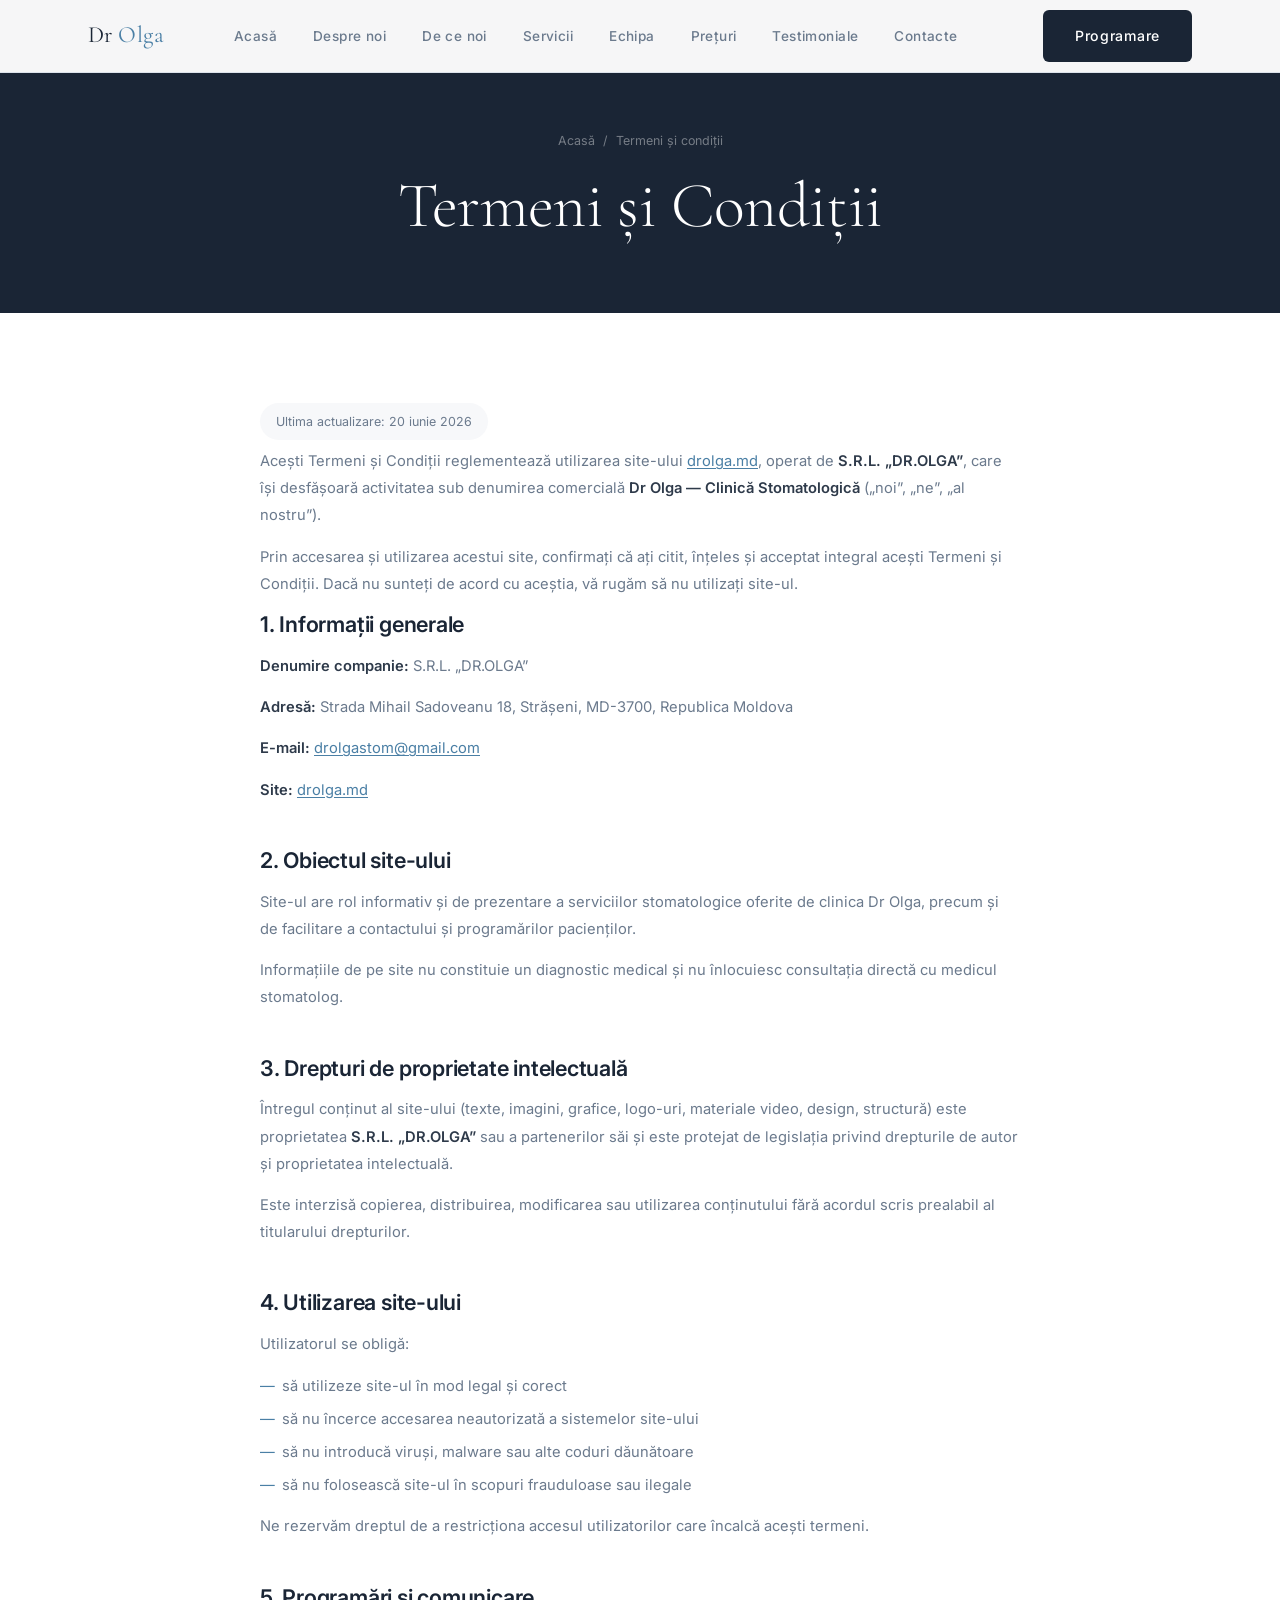
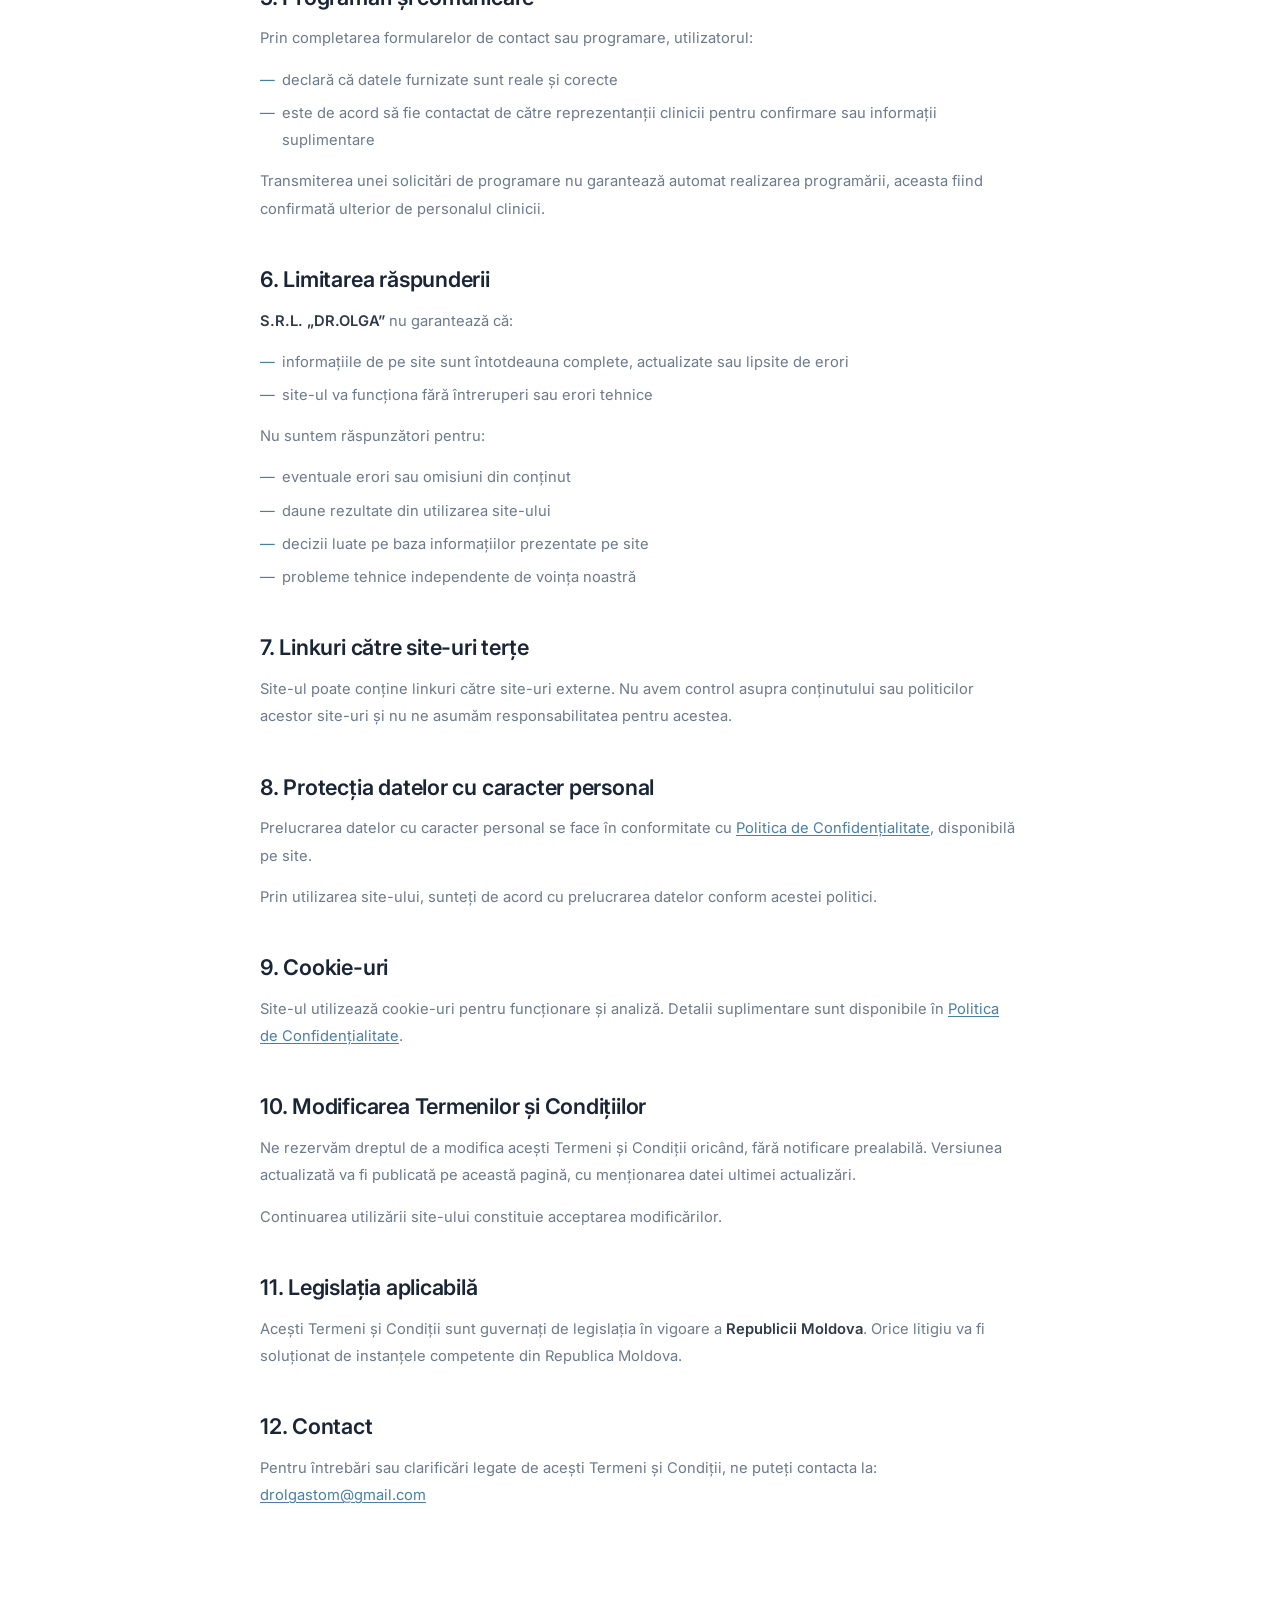
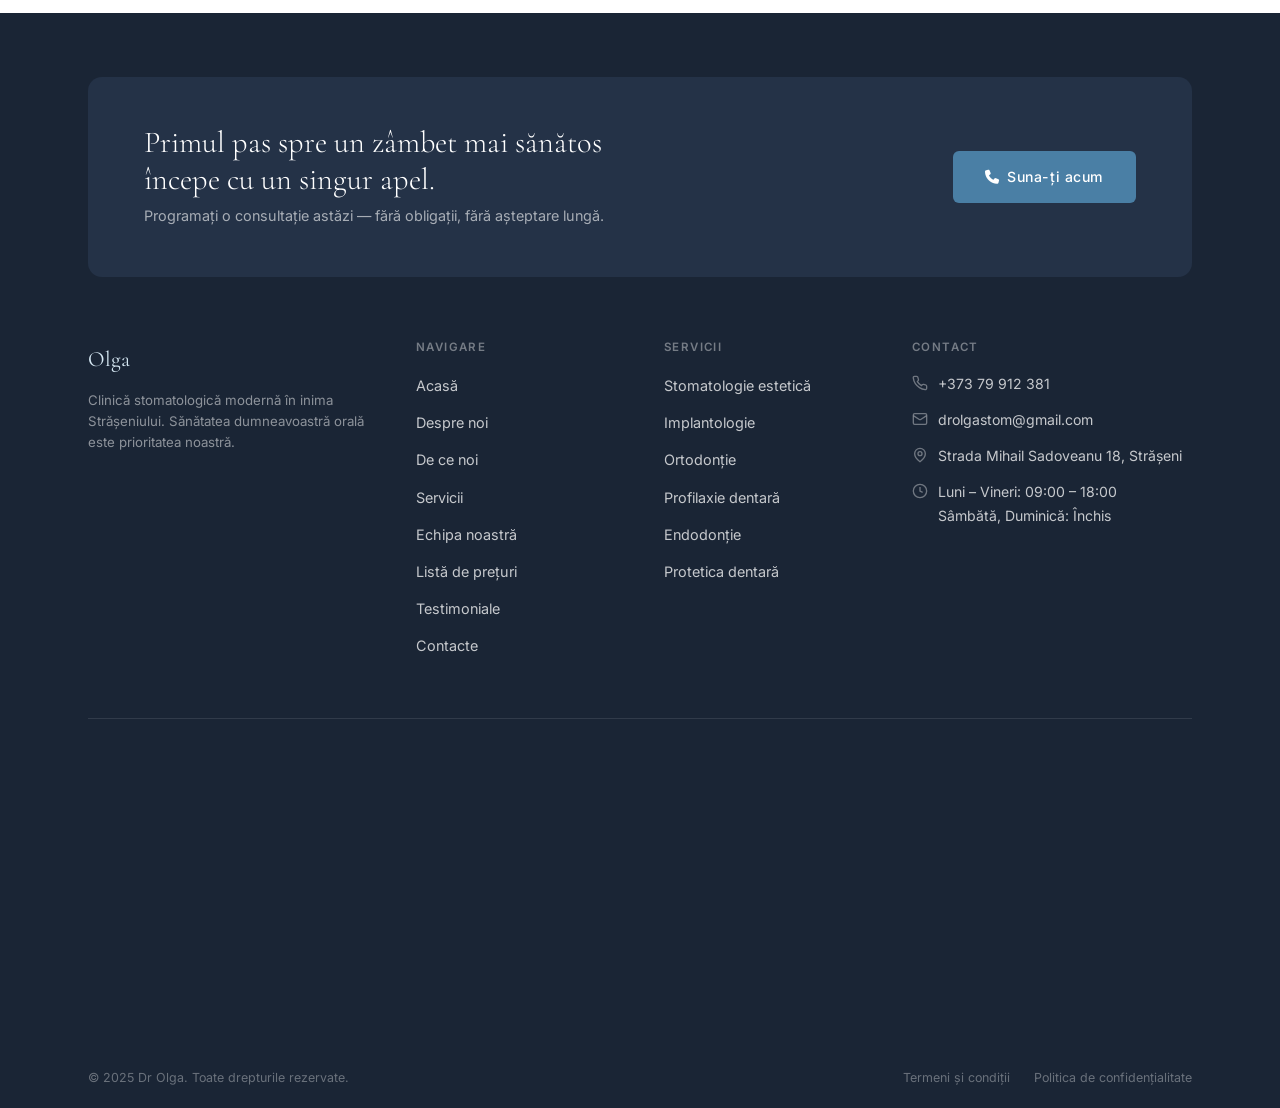
<file: termeni.html>
<!DOCTYPE html>
<html lang="ro">
<head>
  
  <link rel="icon" type="image/png" href="./favicon/favicon-96x96.png" sizes="96x96" />
  <link rel="icon" type="image/svg+xml" href="./favicon/favicon.svg" />
  <link rel="shortcut icon" href="./favicon/favicon.ico" />
  <link rel="apple-touch-icon" sizes="180x180" href="./favicon/apple-touch-icon.png" />
  <link rel="manifest" href="./favicon/site.webmanifest" />
  
  <meta charset="UTF-8" />
  <meta name="viewport" content="width=device-width, initial-scale=1.0" />
  <title>Termeni și Condiții — Dr Olga Clinică Stomatologică</title>
  <meta name="description" content="Termeni și Condiții de utilizare a site-ului clinicii stomatologice Dr Olga, operat de S.R.L. „DR.OLGA”." />
  <link rel="canonical" href="https://drolga.md/termeni.html" />
  <meta name="robots" content="noindex, follow" />
  <link rel="preconnect" href="https://fonts.googleapis.com" />
  <link rel="preconnect" href="https://fonts.gstatic.com" crossorigin />
  <link rel="stylesheet" href="https://fonts.googleapis.com/css2?family=Cormorant+Garamond:ital,wght@0,300;0,400;0,600;1,300;1,400&family=Inter:wght@300;400;500;600&display=swap" />
  <link rel="stylesheet" href="https://cdnjs.cloudflare.com/ajax/libs/font-awesome/6.5.0/css/all.min.css" />
  <link rel="stylesheet" href="css/style.css" />
  <style>
    .legal-content { max-width: 760px; margin: 0 auto; }
    .legal-content h2 {
      font-size: 1.35rem;
      font-weight: 600;
      font-family: var(--font-body);
      color: var(--navy);
      margin: 44px 0 16px;
      letter-spacing: -0.01em;
    }
    .legal-content h2:first-of-type { margin-top: 0; }
    .legal-content p {
      font-size: 0.92rem;
      color: var(--text-muted);
      line-height: 1.85;
      margin-bottom: 14px;
    }
    .legal-content ul { margin: 0 0 14px 0; }
    .legal-content li {
      font-size: 0.92rem;
      color: var(--text-muted);
      line-height: 1.85;
      padding-left: 22px;
      position: relative;
      margin-bottom: 6px;
    }
    .legal-content li::before {
      content: '—';
      position: absolute;
      left: 0;
      color: var(--steel);
    }
    .legal-content strong { color: var(--charcoal); font-weight: 600; }
    .legal-content a { color: var(--steel); text-decoration: underline; text-underline-offset: 2px; }
    .legal-updated {
      display: inline-block;
      font-size: 0.78rem;
      color: var(--text-muted);
      background: var(--off-white);
      padding: 8px 16px;
      border-radius: 100px;
      margin-bottom: 8px;
    }
  </style>
</head>
<body>

<nav class="navbar">
  <div class="container navbar__inner">
    <a href="/" class="navbar__logo">Dr <span>Olga</span></a>
    <ul class="navbar__links">
      <li><a href="/">Acasă</a></li>
      <li><a href="despre-noi.html">Despre noi</a></li>
      <li><a href="de-ce-noi.html">De ce noi</a></li>
      <li><a href="servicii.html">Servicii</a></li>
      <li><a href="echipa.html">Echipa</a></li>
      <li><a href="preturi.html">Prețuri</a></li>
      <li><a href="testimoniale.html">Testimoniale</a></li>
      <li><a href="contacte.html">Contacte</a></li>
    </ul>
    <a href="contacte.html" class="btn btn-primary navbar__cta">Programare</a>
    <button class="hamburger" aria-label="Meniu"><span></span><span></span><span></span></button>
  </div>
</nav>
<div class="mobile-nav">
  <button class="mobile-nav__close" aria-label="Închide">&times;</button>
  <a href="/">Acasă</a><a href="despre-noi.html">Despre noi</a><a href="de-ce-noi.html">De ce noi</a>
  <a href="servicii.html">Servicii</a><a href="echipa.html">Echipa</a><a href="preturi.html">Prețuri</a>
  <a href="testimoniale.html">Testimoniale</a><a href="contacte.html">Contacte</a>
  <a href="contacte.html" class="btn btn-primary">Programare</a>
</div>

<section class="page-hero" style="padding-bottom: 56px;">
  <div class="container">
    <div class="breadcrumb"><a href="/">Acasă</a> <span>/</span> <span>Termeni și condiții</span></div>
    <h1>Termeni și Condiții</h1>
  </div>
</section>

<section class="section">
  <div class="container">
    <div class="legal-content">

      <span class="legal-updated">Ultima actualizare: 20 iunie 2026</span>

      <p>
        Acești Termeni și Condiții reglementează utilizarea site-ului <a href="https://drolga.md/">drolga.md</a>, operat de <strong>S.R.L. „DR.OLGA”</strong>, care își desfășoară activitatea sub denumirea comercială <strong>Dr Olga — Clinică Stomatologică</strong> („noi”, „ne”, „al nostru”).
      </p>
      <p>
        Prin accesarea și utilizarea acestui site, confirmați că ați citit, înțeles și acceptat integral acești Termeni și Condiții. Dacă nu sunteți de acord cu aceștia, vă rugăm să nu utilizați site-ul.
      </p>

      <h2>1. Informații generale</h2>
      <p><strong>Denumire companie:</strong> S.R.L. „DR.OLGA”</p>
      <p><strong>Adresă:</strong> Strada Mihail Sadoveanu 18, Strășeni, MD-3700, Republica Moldova</p>
      <p><strong>E-mail:</strong> <a href="mailto:drolgastom@gmail.com">drolgastom@gmail.com</a></p>
      <p><strong>Site:</strong> <a href="https://drolga.md/">drolga.md</a></p>

      <h2>2. Obiectul site-ului</h2>
      <p>
        Site-ul are rol informativ și de prezentare a serviciilor stomatologice oferite de clinica Dr Olga, precum și de facilitare a contactului și programărilor pacienților.
      </p>
      <p>
        Informațiile de pe site nu constituie un diagnostic medical și nu înlocuiesc consultația directă cu medicul stomatolog.
      </p>

      <h2>3. Drepturi de proprietate intelectuală</h2>
      <p>
        Întregul conținut al site-ului (texte, imagini, grafice, logo-uri, materiale video, design, structură) este proprietatea <strong>S.R.L. „DR.OLGA”</strong> sau a partenerilor săi și este protejat de legislația privind drepturile de autor și proprietatea intelectuală.
      </p>
      <p>
        Este interzisă copierea, distribuirea, modificarea sau utilizarea conținutului fără acordul scris prealabil al titularului drepturilor.
      </p>

      <h2>4. Utilizarea site-ului</h2>
      <p>Utilizatorul se obligă:</p>
      <ul>
        <li>să utilizeze site-ul în mod legal și corect</li>
        <li>să nu încerce accesarea neautorizată a sistemelor site-ului</li>
        <li>să nu introducă viruși, malware sau alte coduri dăunătoare</li>
        <li>să nu folosească site-ul în scopuri frauduloase sau ilegale</li>
      </ul>
      <p>Ne rezervăm dreptul de a restricționa accesul utilizatorilor care încalcă acești termeni.</p>

      <h2>5. Programări și comunicare</h2>
      <p>Prin completarea formularelor de contact sau programare, utilizatorul:</p>
      <ul>
        <li>declară că datele furnizate sunt reale și corecte</li>
        <li>este de acord să fie contactat de către reprezentanții clinicii pentru confirmare sau informații suplimentare</li>
      </ul>
      <p>
        Transmiterea unei solicitări de programare nu garantează automat realizarea programării, aceasta fiind confirmată ulterior de personalul clinicii.
      </p>

      <h2>6. Limitarea răspunderii</h2>
      <p><strong>S.R.L. „DR.OLGA”</strong> nu garantează că:</p>
      <ul>
        <li>informațiile de pe site sunt întotdeauna complete, actualizate sau lipsite de erori</li>
        <li>site-ul va funcționa fără întreruperi sau erori tehnice</li>
      </ul>
      <p>Nu suntem răspunzători pentru:</p>
      <ul>
        <li>eventuale erori sau omisiuni din conținut</li>
        <li>daune rezultate din utilizarea site-ului</li>
        <li>decizii luate pe baza informațiilor prezentate pe site</li>
        <li>probleme tehnice independente de voința noastră</li>
      </ul>

      <h2>7. Linkuri către site-uri terțe</h2>
      <p>
        Site-ul poate conține linkuri către site-uri externe. Nu avem control asupra conținutului sau politicilor acestor site-uri și nu ne asumăm responsabilitatea pentru acestea.
      </p>

      <h2>8. Protecția datelor cu caracter personal</h2>
      <p>
        Prelucrarea datelor cu caracter personal se face în conformitate cu <a href="confidentialitate.html">Politica de Confidențialitate</a>, disponibilă pe site.
      </p>
      <p>Prin utilizarea site-ului, sunteți de acord cu prelucrarea datelor conform acestei politici.</p>

      <h2>9. Cookie-uri</h2>
      <p>
        Site-ul utilizează cookie-uri pentru funcționare și analiză. Detalii suplimentare sunt disponibile în <a href="confidentialitate.html">Politica de Confidențialitate</a>.
      </p>

      <h2>10. Modificarea Termenilor și Condițiilor</h2>
      <p>
        Ne rezervăm dreptul de a modifica acești Termeni și Condiții oricând, fără notificare prealabilă. Versiunea actualizată va fi publicată pe această pagină, cu menționarea datei ultimei actualizări.
      </p>
      <p>Continuarea utilizării site-ului constituie acceptarea modificărilor.</p>

      <h2>11. Legislația aplicabilă</h2>
      <p>
        Acești Termeni și Condiții sunt guvernați de legislația în vigoare a <strong>Republicii Moldova</strong>. Orice litigiu va fi soluționat de instanțele competente din Republica Moldova.
      </p>

      <h2>12. Contact</h2>
      <p>
        Pentru întrebări sau clarificări legate de acești Termeni și Condiții, ne puteți contacta la: <a href="mailto:drolgastom@gmail.com">drolgastom@gmail.com</a>
      </p>

    </div>
  </div>
</section>

<!-- FOOTER -->
<footer>
  <div class="container">
    <div class="footer__cta">
      <div>
        <h3>Primul pas spre un zâmbet mai sănătos<br>începe cu un singur apel.</h3>
        <p>Programați o consultație astăzi — fără obligații, fără așteptare lungă.</p>
      </div>
      <div class="footer__cta-btns">
        <a href="tel:+37379912381" target="_blank" rel="noopener" class="btn btn-steel"><i class="fa-solid fa-phone"></i> Suna-ți acum</a>
        <!-- <a href="https://wa.me/373" target="_blank" rel="noopener" class="btn btn-steel"><i class="fa-brands fa-whatsapp"></i> WhatsApp</a>
        <a href="viber://chat?number=373" class="btn btn-ghost-white"><i class="fa-brands fa-viber"></i> Viber</a> -->
        <!-- <a href="https://instagram.com/drolga.md" target="_blank" rel="noopener" class="btn btn-ghost-white"><i class="fa-brands fa-instagram"></i> Instagram</a> -->
      </div>
    </div>
    <div class="footer__grid">
      <div>
        <div class="footer__brand-logo"> <span>Olga</span></div>
        <p class="footer__tagline">Clinică stomatologică modernă în inima Strășeniului. Sănătatea dumneavoastră orală este prioritatea noastră.</p>
        <!-- <div class="footer__socials">
          <a href="https://facebook.com/drolga.md" target="_blank" rel="noopener" class="footer__social-link" aria-label="Facebook"><i class="fa-brands fa-facebook-f"></i></a>
          <a href="https://instagram.com/drolga.md" target="_blank" rel="noopener" class="footer__social-link" aria-label="Instagram"><i class="fa-brands fa-instagram"></i></a>
        </div> -->
      </div>
      <div class="footer__col"><h4>Navigare</h4><ul><li><a href="/">Acasă</a></li><li><a href="despre-noi.html">Despre noi</a></li><li><a href="de-ce-noi.html">De ce noi</a></li><li><a href="servicii.html">Servicii</a></li><li><a href="echipa.html">Echipa noastră</a></li><li><a href="preturi.html">Listă de prețuri</a></li><li><a href="testimoniale.html">Testimoniale</a></li><li><a href="contacte.html">Contacte</a></li></ul></div>
      <div class="footer__col"><h4>Servicii</h4><ul><li><a href="servicii.html">Stomatologie estetică</a></li><li><a href="servicii.html">Implantologie</a></li><li><a href="servicii.html">Ortodonție</a></li><li><a href="servicii.html">Profilaxie dentară</a></li><li><a href="servicii.html">Endodonție</a></li><li><a href="servicii.html">Protetica dentară</a></li></ul></div>
      <div class="footer__col">
        <h4>Contact</h4>
        <div class="footer__contact-item"><svg width="16" height="16" viewBox="0 0 24 24" fill="none" stroke="currentColor" stroke-width="2"><path d="M22 16.92v3a2 2 0 0 1-2.18 2 19.79 19.79 0 0 1-8.63-3.07A19.5 19.5 0 0 1 4.99 13a19.79 19.79 0 0 1-3.07-8.67A2 2 0 0 1 3.92 2h3a2 2 0 0 1 2 1.72c.127.96.361 1.903.7 2.81a2 2 0 0 1-.45 2.11L8.09 9.91a16 16 0 0 0 6 6l1.27-1.27a2 2 0 0 1 2.11-.45c.907.339 1.85.573 2.81.7A2 2 0 0 1 22 16.92z"/></svg><span><a href="tel:+37379912381">+373 79 912 381</a></span></div>
        <div class="footer__contact-item"><svg width="16" height="16" viewBox="0 0 24 24" fill="none" stroke="currentColor" stroke-width="2"><rect width="20" height="16" x="2" y="4" rx="2"/><path d="m22 7-8.97 5.7a1.94 1.94 0 0 1-2.06 0L2 7"/></svg><span><a href="mailto:drolgastom@gmail.com">drolgastom@gmail.com</a></span></div>
        <div class="footer__contact-item"><svg width="16" height="16" viewBox="0 0 24 24" fill="none" stroke="currentColor" stroke-width="2"><path d="M20 10c0 6-8 12-8 12s-8-6-8-12a8 8 0 0 1 16 0Z"/><circle cx="12" cy="10" r="3"/></svg><span>Strada Mihail Sadoveanu 18, Strășeni</span></div>
        <div class="footer__contact-item"><svg width="16" height="16" viewBox="0 0 24 24" fill="none" stroke="currentColor" stroke-width="2"><circle cx="12" cy="12" r="10"/><polyline points="12 6 12 12 16 14"/></svg><span>Luni – Vineri: 09:00 – 18:00<br>Sâmbătă, Duminică: Închis</span></div>
      </div>
    </div>
    <div class="footer__map"><iframe src="https://www.google.com/maps?q=strada+Mihail+Sadoveanu+18,+Str%C4%83%C8%99eni,+Moldova&output=embed" width="100%" height="280" style="border:0;" allowfullscreen="" loading="lazy" referrerpolicy="no-referrer-when-downgrade" title="Locația clinicii Dr Olga"></iframe></div>
    <div class="footer__bottom">
      <span>© 2025 Dr Olga. Toate drepturile rezervate.</span>
      <div class="footer__bottom-links"><a href="termeni.html">Termeni și condiții</a><a href="confidentialitate.html">Politica de confidențialitate</a></div>
    </div>
  </div>
</footer>
<script src="js/shared.js"></script>
</body>
</html>
</file>
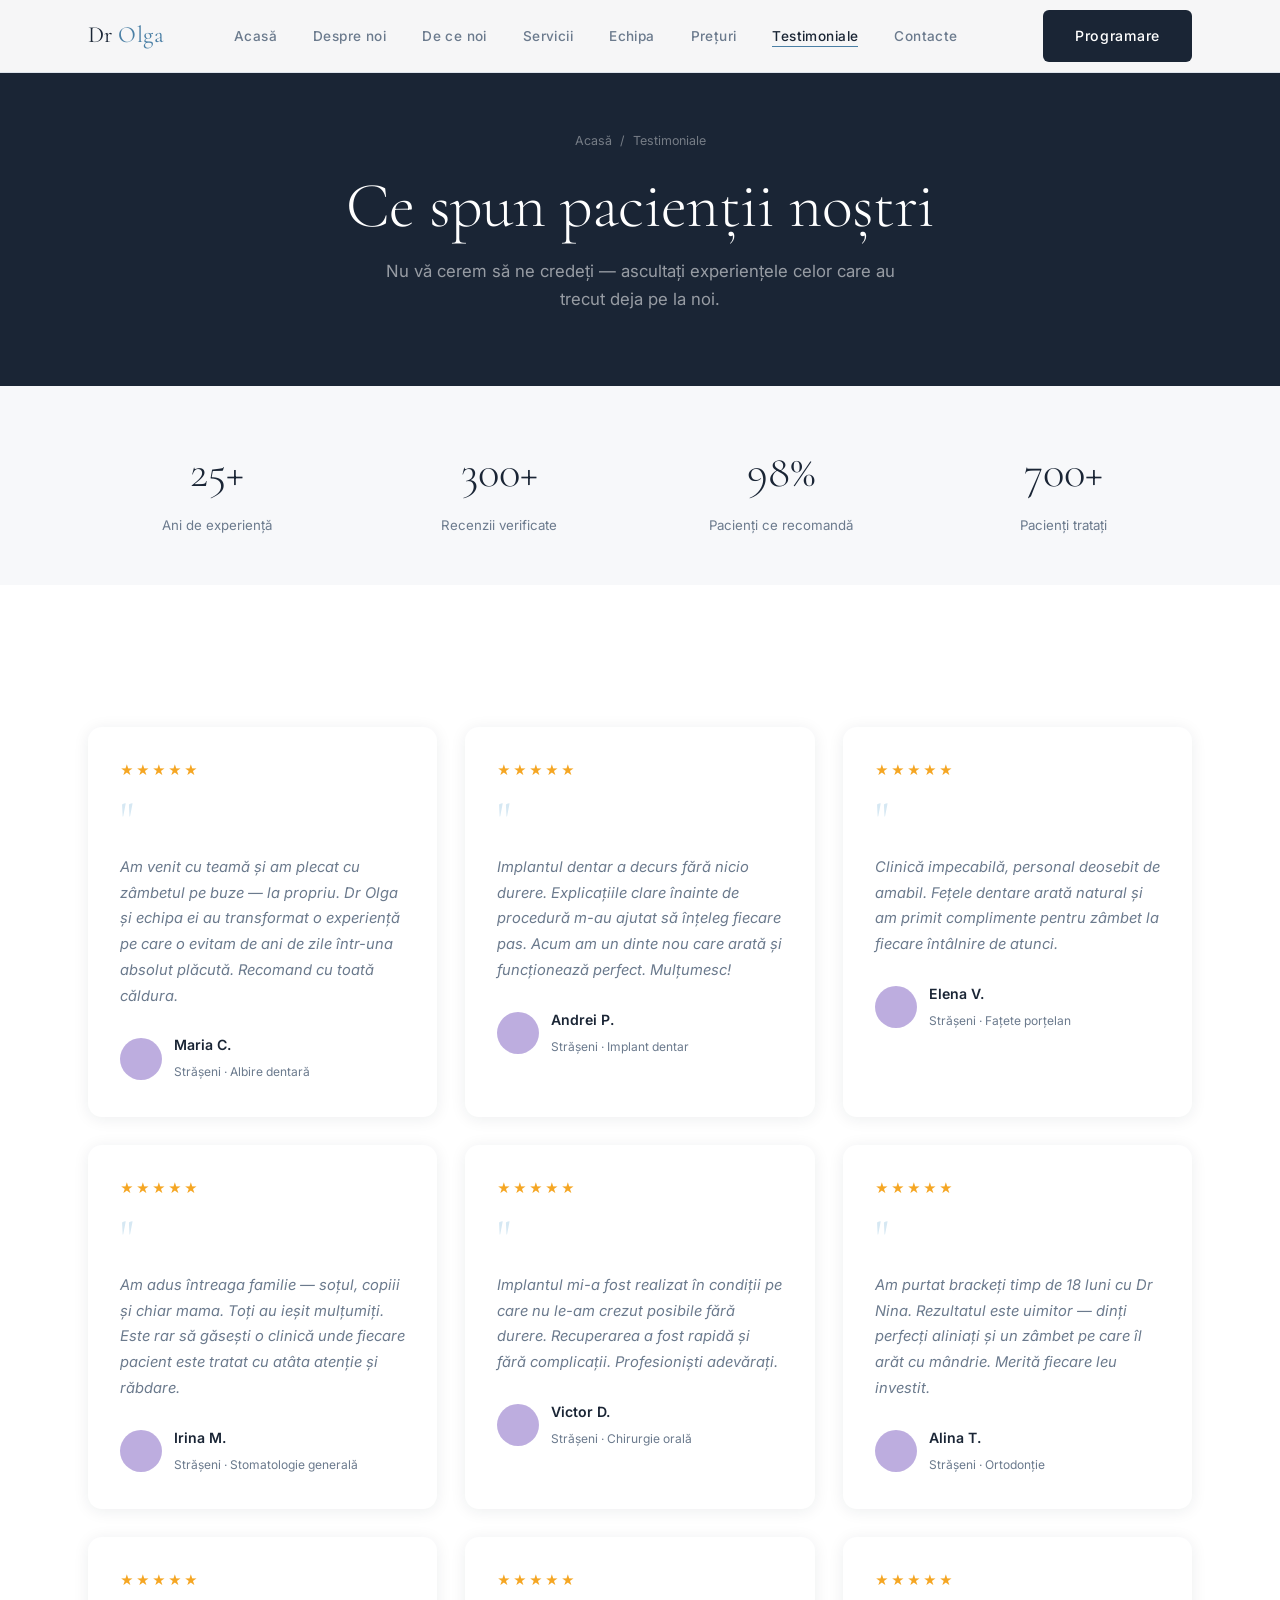
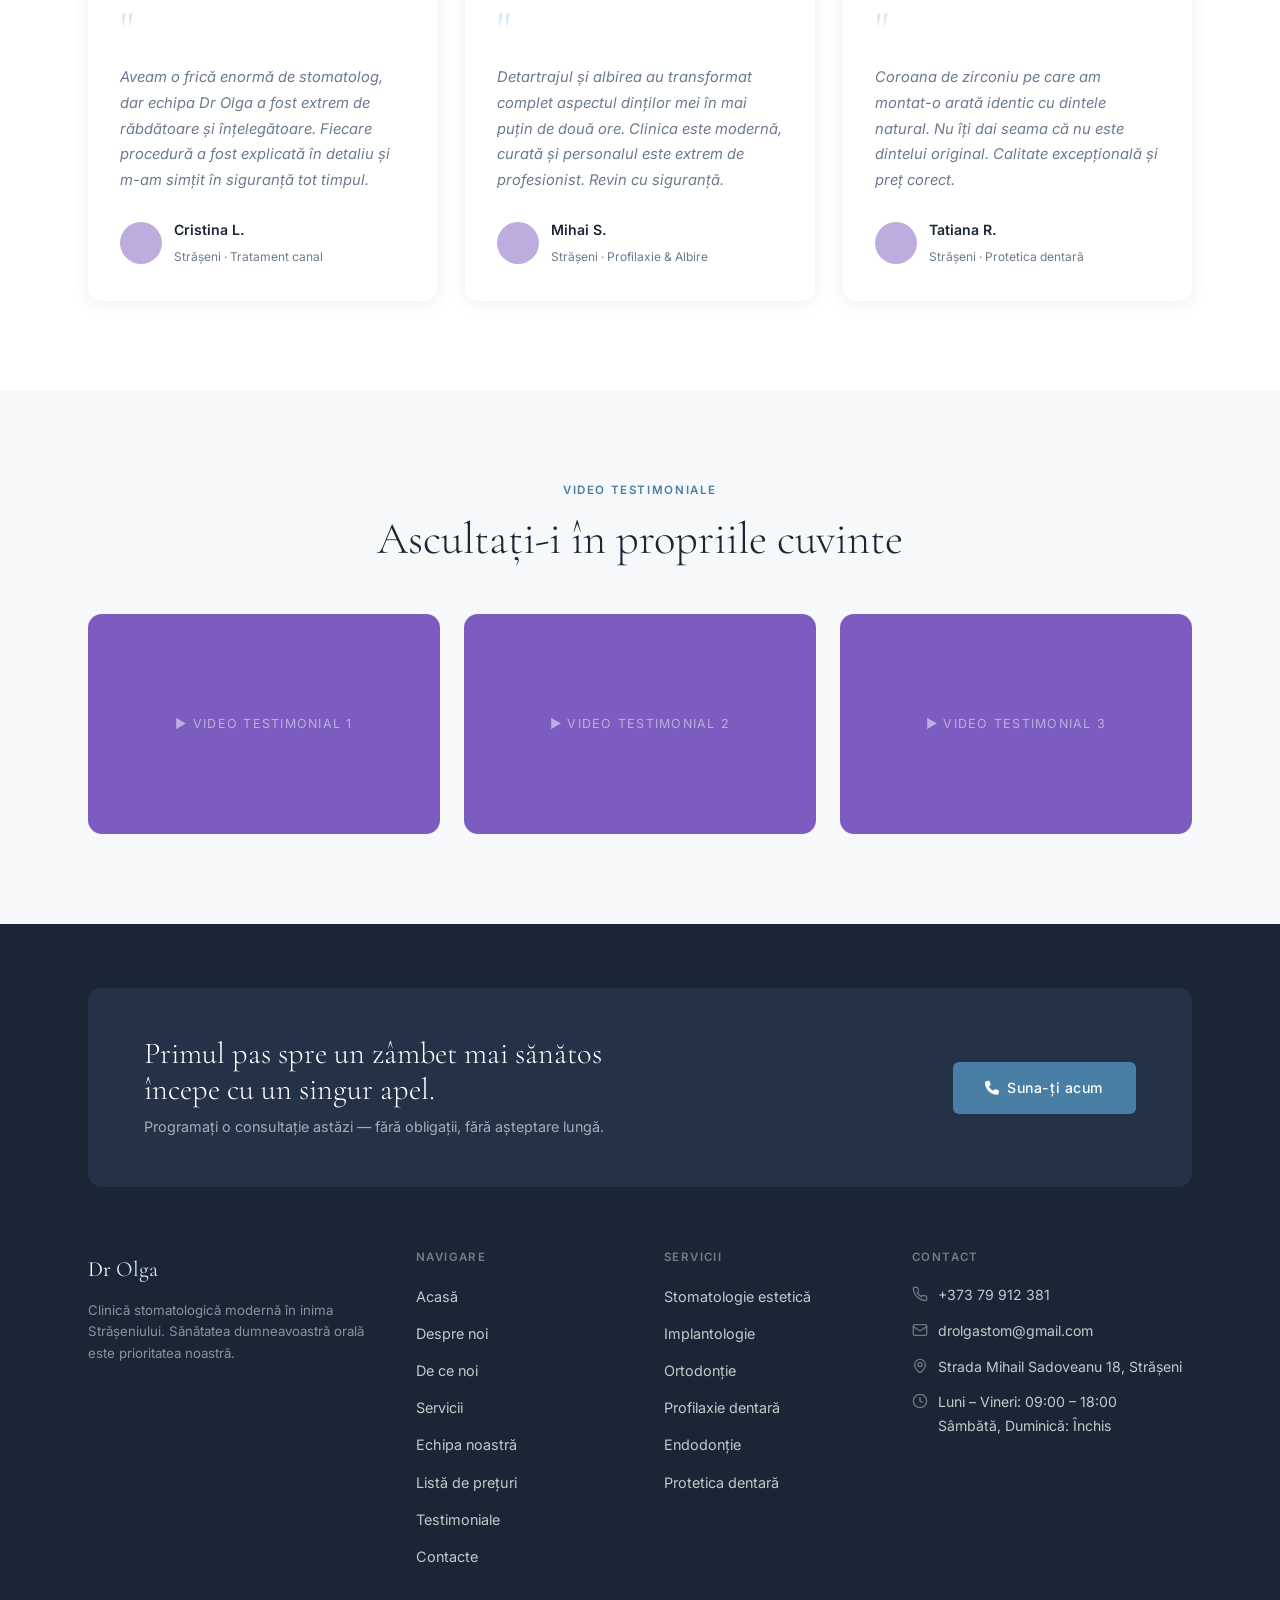
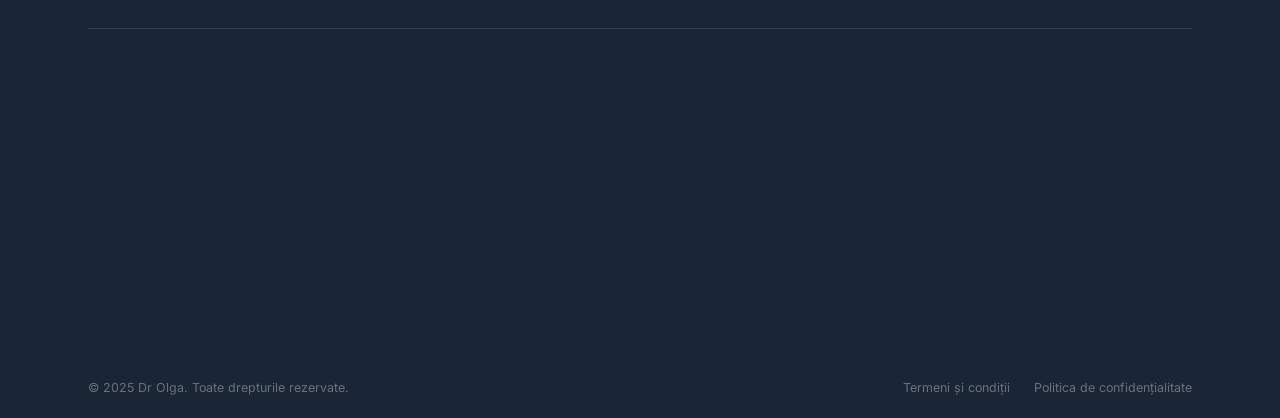
<file: testimoniale.html>
<!DOCTYPE html>
<html lang="ro">
<head>
  
  <link rel="icon" type="image/png" href="./favicon/favicon-96x96.png" sizes="96x96" />
  <link rel="icon" type="image/svg+xml" href="./favicon/favicon.svg" />
  <link rel="shortcut icon" href="./favicon/favicon.ico" />
  <link rel="apple-touch-icon" sizes="180x180" href="./favicon/apple-touch-icon.png" />
  <link rel="manifest" href="./favicon/site.webmanifest" />
  
  <meta charset="UTF-8" />
  <meta name="viewport" content="width=device-width, initial-scale=1.0" />
  <title>Testimoniale — Dr Olga Clinică Stomatologică Strășeni</title>
  <meta name="description" content="Citiți experiențele pacienților clinicii Dr Olga din Strășeni. Povești reale, zâmbete reale." />
  <link rel="canonical" href="https://drolga.md/testimoniale.html" />
  <link rel="preconnect" href="https://fonts.googleapis.com" />
  <link rel="preconnect" href="https://fonts.gstatic.com" crossorigin />
  <link rel="stylesheet" href="https://fonts.googleapis.com/css2?family=Cormorant+Garamond:ital,wght@0,300;0,400;0,600;1,300;1,400&family=Inter:wght@300;400;500;600&display=swap" />
  <link rel="stylesheet" href="https://cdnjs.cloudflare.com/ajax/libs/font-awesome/6.5.0/css/all.min.css" />
  <link rel="stylesheet" href="css/style.css" />
</head>
<body>

<nav class="navbar">
  <div class="container navbar__inner">
    <a href="/" class="navbar__logo">Dr <span>Olga</span></a>
    <ul class="navbar__links">
      <li><a href="/">Acasă</a></li>
      <li><a href="despre-noi.html">Despre noi</a></li>
      <li><a href="de-ce-noi.html">De ce noi</a></li>
      <li><a href="servicii.html">Servicii</a></li>
      <li><a href="echipa.html">Echipa</a></li>
      <li><a href="preturi.html">Prețuri</a></li>
      <li><a href="testimoniale.html">Testimoniale</a></li>
      <li><a href="contacte.html">Contacte</a></li>
    </ul>
    <a href="contacte.html" class="btn btn-primary navbar__cta">Programare</a>
    <button class="hamburger" aria-label="Meniu"><span></span><span></span><span></span></button>
  </div>
</nav>
<div class="mobile-nav">
  <button class="mobile-nav__close" aria-label="Închide">&times;</button>
  <a href="/">Acasă</a><a href="despre-noi.html">Despre noi</a><a href="de-ce-noi.html">De ce noi</a>
  <a href="servicii.html">Servicii</a><a href="echipa.html">Echipa</a><a href="preturi.html">Prețuri</a>
  <a href="testimoniale.html">Testimoniale</a><a href="contacte.html">Contacte</a>
  <a href="contacte.html" class="btn btn-primary">Programare</a>
</div>

<section class="page-hero">
  <div class="container">
    <div class="breadcrumb"><a href="/">Acasă</a> <span>/</span> <span>Testimoniale</span></div>
    <h1>Ce spun pacienții noștri</h1>
    <p>Nu vă cerem să ne credeți — ascultați experiențele celor care au trecut deja pe la noi.</p>
  </div>
</section>

<!-- STATS BAR -->
<section class="section section--surface" style="padding: 48px 0;">
  <div class="container">
    <div class="grid-4" style="text-align:center;">
      <div>
        <div style="font-family:var(--font-display); font-size:2.8rem; font-weight:300; color:var(--navy);">25+</div>
        <div style="font-size:0.83rem; color:var(--text-muted); margin-top:4px;">Ani de experiență</div>
      </div>
      <div>
        <div style="font-family:var(--font-display); font-size:2.8rem; font-weight:300; color:var(--navy);">300+</div>
        <div style="font-size:0.83rem; color:var(--text-muted); margin-top:4px;">Recenzii verificate</div>
      </div>
      <div>
        <div style="font-family:var(--font-display); font-size:2.8rem; font-weight:300; color:var(--navy);">98%</div>
        <div style="font-size:0.83rem; color:var(--text-muted); margin-top:4px;">Pacienți ce recomandă</div>
      </div>
      <div>
        <div style="font-family:var(--font-display); font-size:2.8rem; font-weight:300; color:var(--navy);">700+</div>
        <div style="font-size:0.83rem; color:var(--text-muted); margin-top:4px;">Pacienți tratați</div>
      </div>
    </div>
  </div>
</section>

<!-- TESTIMONIALS GRID -->
<section class="section">
  <div class="container">
    <div class="testimonials-page-grid" data-reveal>

      <div class="testimonial-card">
        <div class="stars">★★★★★</div>
        <div class="testimonial-card__quote">"</div>
        <p>Am venit cu teamă și am plecat cu zâmbetul pe buze — la propriu. Dr Olga și echipa ei au transformat o experiență pe care o evitam de ani de zile într-una absolut plăcută. Recomand cu toată căldura.</p>
        <div class="testimonial-card__author">
          <div class="testimonial-card__avatar"></div>
          <div><strong>Maria C.</strong><span>Strășeni · Albire dentară</span></div>
        </div>
      </div>

      <div class="testimonial-card">
        <div class="stars">★★★★★</div>
        <div class="testimonial-card__quote">"</div>
        <p>Implantul dentar a decurs fără nicio durere. Explicațiile clare înainte de procedură m-au ajutat să înțeleg fiecare pas. Acum am un dinte nou care arată și funcționează perfect. Mulțumesc!</p>
        <div class="testimonial-card__author">
          <div class="testimonial-card__avatar"></div>
          <div><strong>Andrei P.</strong><span>Strășeni · Implant dentar</span></div>
        </div>
      </div>

      <div class="testimonial-card">
        <div class="stars">★★★★★</div>
        <div class="testimonial-card__quote">"</div>
        <p>Clinică impecabilă, personal deosebit de amabil. Fețele dentare arată natural și am primit complimente pentru zâmbet la fiecare întâlnire de atunci.</p>
        <div class="testimonial-card__author">
          <div class="testimonial-card__avatar"></div>
          <div><strong>Elena V.</strong><span>Strășeni · Fațete porțelan</span></div>
        </div>
      </div>

      <div class="testimonial-card">
        <div class="stars">★★★★★</div>
        <div class="testimonial-card__quote">"</div>
        <p>Am adus întreaga familie — soțul, copiii și chiar mama. Toți au ieșit mulțumiți. Este rar să găsești o clinică unde fiecare pacient este tratat cu atâta atenție și răbdare.</p>
        <div class="testimonial-card__author">
          <div class="testimonial-card__avatar"></div>
          <div><strong>Irina M.</strong><span>Strășeni · Stomatologie generală</span></div>
        </div>
      </div>

      <div class="testimonial-card">
        <div class="stars">★★★★★</div>
        <div class="testimonial-card__quote">"</div>
        <p>Implantul mi-a fost realizat în condiții pe care nu le-am crezut posibile fără durere. Recuperarea a fost rapidă și fără complicații. Profesioniști adevărați.</p>
        <div class="testimonial-card__author">
          <div class="testimonial-card__avatar"></div>
          <div><strong>Victor D.</strong><span>Strășeni · Chirurgie orală</span></div>
        </div>
      </div>

      <div class="testimonial-card">
        <div class="stars">★★★★★</div>
        <div class="testimonial-card__quote">"</div>
        <p>Am purtat brackeți timp de 18 luni cu Dr Nina. Rezultatul este uimitor — dinți perfecți aliniați și un zâmbet pe care îl arăt cu mândrie. Merită fiecare leu investit.</p>
        <div class="testimonial-card__author">
          <div class="testimonial-card__avatar"></div>
          <div><strong>Alina T.</strong><span>Strășeni · Ortodonție</span></div>
        </div>
      </div>

      <div class="testimonial-card">
        <div class="stars">★★★★★</div>
        <div class="testimonial-card__quote">"</div>
        <p>Aveam o frică enormă de stomatolog, dar echipa Dr Olga a fost extrem de răbdătoare și înțelegătoare. Fiecare procedură a fost explicată în detaliu și m-am simțit în siguranță tot timpul.</p>
        <div class="testimonial-card__author">
          <div class="testimonial-card__avatar"></div>
          <div><strong>Cristina L.</strong><span>Strășeni · Tratament canal</span></div>
        </div>
      </div>

      <div class="testimonial-card">
        <div class="stars">★★★★★</div>
        <div class="testimonial-card__quote">"</div>
        <p>Detartrajul și albirea au transformat complet aspectul dinților mei în mai puțin de două ore. Clinica este modernă, curată și personalul este extrem de profesionist. Revin cu siguranță.</p>
        <div class="testimonial-card__author">
          <div class="testimonial-card__avatar"></div>
          <div><strong>Mihai S.</strong><span>Strășeni · Profilaxie &amp; Albire</span></div>
        </div>
      </div>

      <div class="testimonial-card">
        <div class="stars">★★★★★</div>
        <div class="testimonial-card__quote">"</div>
        <p>Coroana de zirconiu pe care am montat-o arată identic cu dintele natural. Nu îți dai seama că nu este dintelui original. Calitate excepțională și preț corect.</p>
        <div class="testimonial-card__author">
          <div class="testimonial-card__avatar"></div>
          <div><strong>Tatiana R.</strong><span>Strășeni · Protetica dentară</span></div>
        </div>
      </div>

    </div>
  </div>
</section>

<!-- VIDEO TESTIMONIALS PLACEHOLDER -->
<section class="section section--surface">
  <div class="container">
    <div style="text-align:center; max-width:560px; margin:0 auto 48px;">
      <span class="eyebrow">Video testimoniale</span>
      <h2>Ascultați-i în propriile cuvinte</h2>
    </div>
    <div style="display:grid; grid-template-columns:repeat(3,1fr); gap:24px;" data-reveal>
      <div class="img-placeholder" style="height:220px; border-radius:var(--radius-lg);">▶ VIDEO TESTIMONIAL 1</div>
      <div class="img-placeholder" style="height:220px; border-radius:var(--radius-lg);">▶ VIDEO TESTIMONIAL 2</div>
      <div class="img-placeholder" style="height:220px; border-radius:var(--radius-lg);">▶ VIDEO TESTIMONIAL 3</div>
    </div>
  </div>
</section>

<!-- FOOTER -->
<footer>
  <div class="container">
    <div class="footer__cta">
      <div>
        <h3>Primul pas spre un zâmbet mai sănătos<br>începe cu un singur apel.</h3>
        <p>Programați o consultație astăzi — fără obligații, fără așteptare lungă.</p>
      </div>
      <div class="footer__cta-btns">
        <a href="tel:+37379912381" target="_blank" rel="noopener" class="btn btn-steel"><i class="fa-solid fa-phone"></i> Suna-ți acum</a>
        <!-- <a href="https://wa.me/373" target="_blank" rel="noopener" class="btn btn-steel"><i class="fa-brands fa-whatsapp"></i> WhatsApp</a>
        <a href="viber://chat?number=373" class="btn btn-ghost-white"><i class="fa-brands fa-viber"></i> Viber</a> -->
        <!-- <a href="https://instagram.com/drolga.md" target="_blank" rel="noopener" class="btn btn-ghost-white"><i class="fa-brands fa-instagram"></i> Instagram</a> -->
      </div>
    </div>
    <div class="footer__grid">
      <div>
        <div class="footer__brand-logo">Dr <span>Olga</span></div>
        <p class="footer__tagline">Clinică stomatologică modernă în inima Strășeniului. Sănătatea dumneavoastră orală este prioritatea noastră.</p>
        <!-- <div class="footer__socials">
          <a href="https://facebook.com/drolga.md" target="_blank" rel="noopener" class="footer__social-link" aria-label="Facebook"><i class="fa-brands fa-facebook-f"></i></a>
          <a href="https://instagram.com/drolga.md" target="_blank" rel="noopener" class="footer__social-link" aria-label="Instagram"><i class="fa-brands fa-instagram"></i></a>
        </div> -->
      </div>
      <div class="footer__col"><h4>Navigare</h4><ul><li><a href="/">Acasă</a></li><li><a href="despre-noi.html">Despre noi</a></li><li><a href="de-ce-noi.html">De ce noi</a></li><li><a href="servicii.html">Servicii</a></li><li><a href="echipa.html">Echipa noastră</a></li><li><a href="preturi.html">Listă de prețuri</a></li><li><a href="testimoniale.html">Testimoniale</a></li><li><a href="contacte.html">Contacte</a></li></ul></div>
      <div class="footer__col"><h4>Servicii</h4><ul><li><a href="servicii.html">Stomatologie estetică</a></li><li><a href="servicii.html">Implantologie</a></li><li><a href="servicii.html">Ortodonție</a></li><li><a href="servicii.html">Profilaxie dentară</a></li><li><a href="servicii.html">Endodonție</a></li><li><a href="servicii.html">Protetica dentară</a></li></ul></div>
      <div class="footer__col">
        <h4>Contact</h4>
        <div class="footer__contact-item"><svg width="16" height="16" viewBox="0 0 24 24" fill="none" stroke="currentColor" stroke-width="2"><path d="M22 16.92v3a2 2 0 0 1-2.18 2 19.79 19.79 0 0 1-8.63-3.07A19.5 19.5 0 0 1 4.99 13a19.79 19.79 0 0 1-3.07-8.67A2 2 0 0 1 3.92 2h3a2 2 0 0 1 2 1.72c.127.96.361 1.903.7 2.81a2 2 0 0 1-.45 2.11L8.09 9.91a16 16 0 0 0 6 6l1.27-1.27a2 2 0 0 1 2.11-.45c.907.339 1.85.573 2.81.7A2 2 0 0 1 22 16.92z"/></svg><span><a href="tel:+37379912381">+373 79 912 381</a></span></div>
        <div class="footer__contact-item"><svg width="16" height="16" viewBox="0 0 24 24" fill="none" stroke="currentColor" stroke-width="2"><rect width="20" height="16" x="2" y="4" rx="2"/><path d="m22 7-8.97 5.7a1.94 1.94 0 0 1-2.06 0L2 7"/></svg><span><a href="mailto:drolgastom@gmail.com">drolgastom@gmail.com</a></span></div>
        <div class="footer__contact-item"><svg width="16" height="16" viewBox="0 0 24 24" fill="none" stroke="currentColor" stroke-width="2"><path d="M20 10c0 6-8 12-8 12s-8-6-8-12a8 8 0 0 1 16 0Z"/><circle cx="12" cy="10" r="3"/></svg><span>Strada Mihail Sadoveanu 18, Strășeni</span></div>
        <div class="footer__contact-item"><svg width="16" height="16" viewBox="0 0 24 24" fill="none" stroke="currentColor" stroke-width="2"><circle cx="12" cy="12" r="10"/><polyline points="12 6 12 12 16 14"/></svg><span>Luni – Vineri: 09:00 – 18:00<br>Sâmbătă, Duminică: Închis</span></div>
      </div>
    </div>
    <div class="footer__map"><iframe src="https://www.google.com/maps?q=strada+Mihail+Sadoveanu+18,+Str%C4%83%C8%99eni,+Moldova&output=embed" width="100%" height="280" style="border:0;" allowfullscreen="" loading="lazy" referrerpolicy="no-referrer-when-downgrade" title="Locația clinicii Dr Olga"></iframe></div>
    <div class="footer__bottom">
      <span>© 2025 Dr Olga. Toate drepturile rezervate.</span>
      <div class="footer__bottom-links"><a href="termeni.html">Termeni și condiții</a><a href="confidentialitate.html">Politica de confidențialitate</a></div>
    </div>
  </div>
</footer>
<script src="js/shared.js"></script>
</body>
</html>
</file>
<file: css/style.css>
/* ============================================================
   DR. OLGA — Design System
   Palette: Off-white background, deep navy, charcoal text,
   muted steel-blue accent, warm white surfaces
   ============================================================ */

@import url('https://fonts.googleapis.com/css2?family=Cormorant+Garamond:ital,wght@0,300;0,400;0,600;1,300;1,400&family=Inter:wght@300;400;500;600&display=swap');

/* --- Tokens --- */
:root {
  --navy:       #1a2535;
  --navy-light: #243247;
  --charcoal:   #2e3a4a;
  --steel:      #4a7fa5;
  --steel-light:#d6e8f3;
  --white:      #ffffff;
  --off-white:  #f7f8fa;
  --surface:    #eef2f6;
  --text:       #2e3a4a;
  --text-muted: #6b7a8d;
  --border:     #dde3eb;
  --placeholder-bg: #7c5cbf;

  --font-display: 'Cormorant Garamond', serif;
  --font-body:    'Inter', sans-serif;

  --radius:  6px;
  --radius-lg: 14px;
  --shadow:  0 2px 16px rgba(26,37,53,0.08);
  --shadow-lg: 0 8px 40px rgba(26,37,53,0.13);

  --max-w: 1160px;
  --section-py: 90px;
}

/* --- Reset --- */
*, *::before, *::after { box-sizing: border-box; margin: 0; padding: 0; }
html { scroll-behavior: smooth; }
body {
  font-family: var(--font-body);
  font-size: 16px;
  line-height: 1.7;
  color: var(--text);
  background: var(--white);
  -webkit-font-smoothing: antialiased;
}
img { display: block; max-width: 100%; }
a { color: inherit; text-decoration: none; }
ul { list-style: none; }
button { cursor: pointer; border: none; background: none; font-family: inherit; }

/* --- Typography --- */
h1, h2, h3, h4 {
  font-family: var(--font-display);
  font-weight: 300;
  line-height: 1.15;
  color: var(--navy);
}
h1 { font-size: clamp(2.4rem, 5vw, 4rem); letter-spacing: -0.01em; }
h2 { font-size: clamp(1.8rem, 3.5vw, 2.8rem); }
h3 { font-size: clamp(1.3rem, 2vw, 1.7rem); }
h4 { font-size: 1.15rem; font-weight: 400; }

.eyebrow {
  font-family: var(--font-body);
  font-size: 0.72rem;
  font-weight: 600;
  letter-spacing: 0.14em;
  text-transform: uppercase;
  color: var(--steel);
  display: block;
  margin-bottom: 14px;
}
.lead {
  font-size: 1.1rem;
  color: var(--text-muted);
  font-weight: 300;
  line-height: 1.8;
}

/* --- Layout --- */
.container {
  max-width: var(--max-w);
  margin: 0 auto;
  padding: 0 28px;
}
.section { padding: var(--section-py) 0; }
.section--dark { background: var(--navy); }
.section--surface { background: var(--off-white); }

.grid-2 { display: grid; grid-template-columns: 1fr 1fr; gap: 48px; align-items: center; }
.grid-3 { display: grid; grid-template-columns: repeat(3, 1fr); gap: 32px; }
.grid-4 { display: grid; grid-template-columns: repeat(4, 1fr); gap: 24px; }

/* --- Buttons --- */
.btn {
  display: inline-flex;
  align-items: center;
  gap: 8px;
  padding: 14px 32px;
  border-radius: var(--radius);
  font-family: var(--font-body);
  font-size: 0.88rem;
  font-weight: 500;
  letter-spacing: 0.04em;
  transition: all 0.22s ease;
}
.btn-primary {
  background: var(--navy);
  color: var(--white);
}
.btn-primary:hover { background: var(--navy-light); transform: translateY(-1px); box-shadow: var(--shadow); }

.btn-outline {
  border: 1.5px solid var(--navy);
  color: var(--navy);
}
.btn-outline:hover { background: var(--navy); color: var(--white); }

.btn-steel {
  background: var(--steel);
  color: var(--white);
}
.btn-steel:hover { background: #3a6f95; transform: translateY(-1px); }

.btn-ghost-white {
  border: 1.5px solid rgba(255,255,255,0.45);
  color: var(--white);
}
.btn-ghost-white:hover { background: rgba(255,255,255,0.1); }

/* --- Placeholder image blocks (sections without a photo yet) --- */
.img-placeholder {
  background: var(--placeholder-bg);
  border-radius: var(--radius-lg);
  width: 100%;
  display: flex;
  align-items: center;
  justify-content: center;
  color: rgba(255,255,255,0.5);
  font-size: 0.78rem;
  font-family: var(--font-body);
  letter-spacing: 0.1em;
  text-transform: uppercase;
}

/* --- Real photos --- */
.photo {
  display: block;
  width: 100%;
  height: 100%;
  object-fit: cover;
  object-position: center;
  border-radius: var(--radius-lg);
}

/* ============================================================
   NAVBAR
   ============================================================ */
.navbar {
  position: fixed;
  top: 0; left: 0; right: 0;
  z-index: 1000;
  background: rgba(255,255,255,0.96);
  backdrop-filter: blur(12px);
  border-bottom: 1px solid var(--border);
  transition: box-shadow 0.2s;
}
.navbar.scrolled { box-shadow: var(--shadow); }
.navbar__inner {
  display: flex;
  align-items: center;
  justify-content: space-between;
  height: 72px;
}
.navbar__logo {
  font-family: var(--font-display);
  font-size: 1.45rem;
  font-weight: 400;
  color: var(--navy);
  letter-spacing: 0.02em;
}
.navbar__logo span { color: var(--steel); }
.navbar__links {
  display: flex;
  align-items: center;
  gap: 36px;
}
.navbar__links a {
  font-size: 0.85rem;
  font-weight: 500;
  color: var(--text-muted);
  letter-spacing: 0.03em;
  transition: color 0.2s;
  position: relative;
}
.navbar__links a::after {
  content: '';
  position: absolute;
  bottom: -3px; left: 0; right: 0;
  height: 1.5px;
  background: var(--steel);
  transform: scaleX(0);
  transform-origin: left;
  transition: transform 0.2s;
}
.navbar__links a:hover,
.navbar__links a.active { color: var(--navy); }
.navbar__links a:hover::after,
.navbar__links a.active::after { transform: scaleX(1); }

.navbar__cta { margin-left: 16px; }

.hamburger {
  display: none;
  flex-direction: column;
  gap: 5px;
  padding: 6px;
}
.hamburger span {
  display: block;
  width: 24px;
  height: 2px;
  background: var(--navy);
  transition: all 0.25s;
  border-radius: 2px;
}

/* Mobile nav */
.mobile-nav {
  display: flex;
  position: fixed;
  inset: 0;
  z-index: 999;
  background: var(--white);
  flex-direction: column;
  align-items: center;
  justify-content: center;
  gap: 36px;
  opacity: 0;
  visibility: hidden;
  pointer-events: none;
  transform: translateY(-12px);
  transition: opacity 0.3s ease, transform 0.3s ease, visibility 0s linear 0.3s;
}
.mobile-nav.open {
  opacity: 1;
  visibility: visible;
  pointer-events: auto;
  transform: translateY(0);
  transition: opacity 0.3s ease, transform 0.3s ease;
}
.mobile-nav a {
  font-family: var(--font-display);
  font-size: 2rem;
  font-weight: 300;
  color: var(--navy);
  transition: color 0.2s;
}
.mobile-nav a:hover { color: var(--steel); }
.mobile-nav a.btn {
  font-family: var(--font-body);
  font-size: 0.9rem;
  font-weight: 500;
  color: var(--white);
}
.mobile-nav a.btn:hover { color: var(--white); }
.mobile-nav__close {
  position: absolute;
  top: 24px; right: 28px;
  font-size: 2rem;
  color: var(--navy);
  line-height: 1;
}

/* ============================================================
   FOOTER
   ============================================================ */
footer {
  background: var(--navy);
  color: rgba(255,255,255,0.85);
  padding: 64px 0 0;
}
.footer__cta {
  background: var(--navy-light);
  border-radius: var(--radius-lg);
  padding: 48px 56px;
  display: flex;
  align-items: center;
  justify-content: space-between;
  gap: 32px;
  margin-bottom: 64px;
}
.footer__cta h3 {
  font-family: var(--font-display);
  font-size: 1.9rem;
  font-weight: 300;
  color: var(--white);
  line-height: 1.2;
}
.footer__cta p {
  color: rgba(255,255,255,0.6);
  font-size: 0.9rem;
  margin-top: 6px;
}
.footer__cta-btns { display: flex; gap: 12px; flex-shrink: 0; }

.footer__grid {
  display: grid;
  grid-template-columns: 1.4fr 1fr 1fr 1.4fr;
  gap: 48px;
  padding-bottom: 48px;
  border-bottom: 1px solid rgba(255,255,255,0.1);
}
.footer__brand-logo {
  font-family: var(--font-display);
  font-size: 1.35rem;
  font-weight: 400;
  color: var(--white);
  margin-bottom: 12px;
}
.footer__brand-logo span { color: var(--steel-light); }
.footer__tagline {
  font-size: 0.83rem;
  color: rgba(255,255,255,0.5);
  line-height: 1.6;
  margin-bottom: 20px;
}
.footer__socials { display: flex; gap: 12px; }
.footer__social-link {
  width: 36px; height: 36px;
  border-radius: 50%;
  border: 1px solid rgba(255,255,255,0.2);
  display: flex; align-items: center; justify-content: center;
  color: rgba(255,255,255,0.7);
  font-size: 0.85rem;
  transition: all 0.2s;
  text-decoration: none;
}
.footer__social-link:hover { border-color: var(--steel-light); color: var(--white); background: rgba(255,255,255,0.07); }

.footer__col h4 {
  font-family: var(--font-body);
  font-size: 0.72rem;
  font-weight: 600;
  letter-spacing: 0.12em;
  text-transform: uppercase;
  color: rgba(255,255,255,0.4);
  margin-bottom: 18px;
}
.footer__col ul li { margin-bottom: 10px; }
.footer__col ul li a {
  font-size: 0.9rem;
  color: rgba(255,255,255,0.75);
  transition: color 0.2s;
}
.footer__col ul li a:hover { color: var(--white); }

.footer__contact-item {
  display: flex;
  gap: 10px;
  margin-bottom: 12px;
  font-size: 0.88rem;
  color: rgba(255,255,255,0.75);
  align-items: flex-start;
}
.footer__contact-item svg { flex-shrink: 0; margin-top: 3px; opacity: 0.5; }

.footer__map {
  border-radius: var(--radius);
  overflow: hidden;
  margin-bottom: 48px;
}
.footer__map iframe { display: block; width: 100%; filter: grayscale(30%); }

.footer__bottom {
  padding: 20px 0;
  display: flex;
  align-items: center;
  justify-content: space-between;
  font-size: 0.78rem;
  color: rgba(255,255,255,0.35);
  flex-wrap: wrap;
  gap: 12px;
}
.footer__bottom a { color: rgba(255,255,255,0.35); transition: color 0.2s; }
.footer__bottom a:hover { color: rgba(255,255,255,0.7); }
.footer__bottom-links { display: flex; gap: 24px; }

/* ============================================================
   HOME — HERO
   ============================================================ */
.hero {
  min-height: 100vh;
  display: grid;
  grid-template-columns: 1fr 1fr;
  padding-top: 72px;

  /* max-height: 1196px;
  overflow: hidden; */
}
.hero__content {
  display: flex;
  flex-direction: column;
  justify-content: center;
  padding: 80px 28px 80px max(28px, calc((100vw - 1160px) / 2 + 28px));
}
.hero__content h1 {
  margin-bottom: 24px;
}
.hero__content h1 em {
  font-style: italic;
  color: var(--steel);
}
.hero__subtitle {
  font-size: 1.05rem;
  color: var(--text-muted);
  font-weight: 300;
  max-width: 440px;
  margin-bottom: 40px;
  line-height: 1.75;
}
.hero__btns { display: flex; gap: 14px; margin-bottom: 56px; flex-wrap: wrap; }
.hero__stats {
  display: flex;
  gap: 40px;
  padding-top: 40px;
  border-top: 1px solid var(--border);
}
.hero__stat-num {
  font-family: var(--font-display);
  font-size: 2.2rem;
  font-weight: 300;
  color: var(--navy);
  line-height: 1;
}
.hero__stat-label {
  font-size: 0.78rem;
  color: var(--text-muted);
  margin-top: 4px;
  letter-spacing: 0.04em;
}
.hero__visual {
  position: relative;
  background: var(--off-white);
}
.hero__photo {
  height: 100%;
  min-height: 600px;
  max-height: 1196px;
  background-image: url(../images/Echipa.jpg);
  background-repeat: no-repeat;
  background-position: 0px -12rem;
  background-size: cover;
}
.hero__badge {
  position: absolute;
  bottom: 40px;
  left: -32px;
  background: var(--white);
  border-radius: var(--radius-lg);
  padding: 18px 24px;
  box-shadow: var(--shadow-lg);
  display: flex;
  align-items: center;
  gap: 14px;
}
.hero__badge-icon {
  width: 42px; height: 42px;
  background: var(--steel-light);
  border-radius: 50%;
  display: flex; align-items: center; justify-content: center;
  color: var(--steel);
  font-size: 1.1rem;
}
.hero__badge-text strong {
  display: block;
  font-size: 0.88rem;
  font-weight: 600;
  color: var(--navy);
}
.hero__badge-text span {
  font-size: 0.75rem;
  color: var(--text-muted);
}

/* ============================================================
   HOME — SERVICES PREVIEW
   ============================================================ */
.services-grid { display: grid; grid-template-columns: repeat(3, 1fr); gap: 24px; margin-top: 56px; }
.service-card {
  border: 1px solid var(--border);
  border-radius: var(--radius-lg);
  overflow: hidden;
  transition: all 0.25s;
  background: var(--white);
}
.service-card:hover { box-shadow: var(--shadow-lg); transform: translateY(-3px); }
.service-card__img .photo { height: 200px; border-radius: 0; }
.service-card__body { padding: 24px; }
.service-card__body h3 {
  font-size: 1.2rem;
  margin-bottom: 8px;
  font-weight: 400;
}
.service-card__body p {
  font-size: 0.875rem;
  color: var(--text-muted);
  line-height: 1.65;
  margin-bottom: 16px;
}
.service-card__link {
  font-size: 0.82rem;
  font-weight: 600;
  color: var(--steel);
  letter-spacing: 0.04em;
  display: inline-flex;
  align-items: center;
  gap: 6px;
}
.service-card__link:hover { gap: 10px; }

/* ============================================================
   HOME — WHY CHOOSE US STRIP
   ============================================================ */
.why-strip { background: var(--navy); padding: var(--section-py) 0; }
.why-strip__head { text-align: center; margin-bottom: 56px; }
.why-strip__head h2 { color: var(--white); }
.why-strip__head p { color: rgba(255,255,255,0.55); margin-top: 12px; }
.why-grid { display: grid; grid-template-columns: repeat(4, 1fr); gap: 32px; }
.why-card {
  text-align: center;
  padding: 32px 24px;
  border: 1px solid rgba(255,255,255,0.1);
  border-radius: var(--radius-lg);
  transition: background 0.2s;
}
.why-card:hover { background: rgba(255,255,255,0.05); }
.why-card__icon {
  width: 52px; height: 52px;
  background: rgba(74,127,165,0.2);
  border-radius: 50%;
  display: flex; align-items: center; justify-content: center;
  margin: 0 auto 18px;
  color: var(--steel-light);
  font-size: 1.3rem;
}
.why-card h4 {
  color: var(--white);
  font-family: var(--font-display);
  font-size: 1.1rem;
  font-weight: 400;
  margin-bottom: 10px;
}
.why-card p {
  font-size: 0.83rem;
  color: rgba(255,255,255,0.5);
  line-height: 1.65;
}

/* ============================================================
   HOME — TESTIMONIALS STRIP
   ============================================================ */
.testimonials-strip { background: var(--off-white); }
.testimonials-grid { display: grid; grid-template-columns: repeat(3, 1fr); gap: 28px; margin-top: 52px; }
.testimonial-card {
  background: var(--white);
  border-radius: var(--radius-lg);
  padding: 32px;
  box-shadow: var(--shadow);
  position: relative;
}
.testimonial-card__quote {
  font-family: var(--font-display);
  font-size: 3rem;
  color: var(--steel-light);
  line-height: 1;
  margin-bottom: 12px;
}
.testimonial-card p {
  font-size: 0.92rem;
  color: var(--text-muted);
  line-height: 1.75;
  margin-bottom: 24px;
  font-style: italic;
}
.testimonial-card__author {
  display: flex;
  align-items: center;
  gap: 12px;
}
.testimonial-card__avatar {
  width: 42px; height: 42px;
  border-radius: 50%;
  background: var(--placeholder-bg);
  opacity: 0.5;
}
.testimonial-card__author strong {
  display: block;
  font-size: 0.88rem;
  font-weight: 600;
  color: var(--navy);
}
.testimonial-card__author span {
  font-size: 0.75rem;
  color: var(--text-muted);
}
.stars { color: #f5a623; font-size: 0.82rem; letter-spacing: 2px; margin-bottom: 14px; }

/* ============================================================
   PAGE HERO (inner pages)
   ============================================================ */
.page-hero {
  background: var(--navy);
  padding: 130px 0 72px;
  text-align: center;
}
.page-hero h1 { color: var(--white); margin-bottom: 14px; }
.page-hero p { color: rgba(255,255,255,0.55); max-width: 540px; margin: 0 auto; font-size: 1.05rem; }
.breadcrumb {
  display: flex;
  justify-content: center;
  gap: 8px;
  font-size: 0.78rem;
  color: rgba(255,255,255,0.4);
  margin-bottom: 18px;
}
.breadcrumb a { color: rgba(255,255,255,0.4); }
.breadcrumb a:hover { color: rgba(255,255,255,0.8); }

/* ============================================================
   ABOUT PAGE
   ============================================================ */
.about-intro1 { display: block; grid-template-columns: 1fr 1fr; gap: 72px; align-items: center; }
.about-intro2 { display: grid; grid-template-columns: 1fr; gap: 72px; align-items: center; }
.about-intro1 .photo { height: auto; aspect-ratio: 3 / 2; }
.about-intro2 .photo { height: auto; aspect-ratio: 3 / 2; }
.values-grid { display: grid; grid-template-columns: repeat(3, 1fr); gap: 32px; margin-top: 48px; }
.value-card {
  padding: 32px;
  background: var(--white);
  border-radius: var(--radius-lg);
  border: 1px solid var(--border);
}
.value-card__icon {
  width: 44px; height: 44px;
  background: var(--steel-light);
  border-radius: 10px;
  display: flex; align-items: center; justify-content: center;
  color: var(--steel);
  font-size: 1.1rem;
  margin-bottom: 18px;
}
.value-card h4 { font-size: 1rem; font-weight: 600; margin-bottom: 8px; font-family: var(--font-body); color: var(--navy); }
.value-card p { font-size: 0.85rem; color: var(--text-muted); line-height: 1.65; }

/* ============================================================
   TEAM PAGE
   ============================================================ */
.team-grid { display: grid; grid-template-columns: repeat(3, 1fr); gap: 36px; }
.team-card {
  background: var(--white);
  border-radius: var(--radius-lg);
  overflow: hidden;
  border: 1px solid var(--border);
  transition: all 0.25s;
}
.team-card:hover { box-shadow: var(--shadow-lg); transform: translateY(-3px); }
.team-card__photo .photo { height: 280px; border-radius: 0; object-position: center 20%; }
.team-card__body { padding: 28px; }
.team-card__name {
  font-family: var(--font-display);
  font-size: 1.4rem;
  font-weight: 400;
  color: var(--navy);
  margin-bottom: 4px;
}
.team-card__title {
  font-size: 0.78rem;
  color: var(--steel);
  font-weight: 600;
  letter-spacing: 0.06em;
  text-transform: uppercase;
  margin-bottom: 14px;
}
.team-card__bio {
  font-size: 0.875rem;
  color: var(--text-muted);
  line-height: 1.7;
  margin-bottom: 20px;
}
.team-card__contacts { border-top: 1px solid var(--border); padding-top: 18px; display: flex; flex-direction: column; gap: 8px; }
.team-card__contact-row {
  display: flex;
  align-items: center;
  gap: 8px;
  font-size: 0.83rem;
  color: var(--text-muted);
}
.team-card__contact-row svg { color: var(--steel); flex-shrink: 0; }

/* ============================================================
   SERVICES PAGE
   ============================================================ */
.services-list { display: flex; flex-direction: column; gap: 0; }
.service-item {
  display: grid;
  grid-template-columns: 1fr 1fr;
  gap: 0;
  border-bottom: 1px solid var(--border);
}
.service-item:nth-child(even) .service-item__img { order: 2; }
.service-item:nth-child(even) .service-item__content { order: 1; }
.service-item__img .photo { height: 320px; border-radius: 0; }
.service-item__content {
  padding: 56px 52px;
  display: flex;
  flex-direction: column;
  justify-content: center;
}
.service-item__content h3 { margin-bottom: 14px; }
.service-item__content p { font-size: 0.9rem; color: var(--text-muted); line-height: 1.75; margin-bottom: 24px; }

/* FAQ */
.faq-section { background: var(--off-white); }
.faq-list { max-width: 720px; margin: 52px auto 0; }
.faq-item {
  background: var(--white);
  border: 1px solid var(--border);
  border-radius: var(--radius);
  margin-bottom: 10px;
  overflow: hidden;
}
.faq-question {
  width: 100%;
  display: flex;
  justify-content: space-between;
  align-items: center;
  padding: 22px 28px;
  font-size: 0.95rem;
  font-weight: 500;
  color: var(--navy);
  text-align: left;
  transition: background 0.15s;
}
.faq-question:hover { background: var(--off-white); }
.faq-question.open { background: var(--navy); color: var(--white); }
.faq-icon {
  width: 22px; height: 22px;
  border-radius: 50%;
  border: 1.5px solid currentColor;
  display: flex; align-items: center; justify-content: center;
  flex-shrink: 0;
  font-size: 0.8rem;
  transition: transform 0.2s;
}
.faq-question.open .faq-icon { transform: rotate(45deg); }
.faq-answer {
  max-height: 0;
  overflow: hidden;
  padding: 0 28px;
  font-size: 0.88rem;
  color: var(--text-muted);
  line-height: 1.75;
  transition: max-height 0.35s ease, padding 0.35s ease;
}
.faq-answer.open { max-height: 300px; padding: 0 28px 22px; }

/* ============================================================
   PRICE LIST PAGE
   ============================================================ */
.price-grid { display: grid; grid-template-columns: 1fr 1fr; gap: 32px; }
.price-table {
  background: var(--white);
  border-radius: var(--radius-lg);
  overflow: hidden;
  border: 1px solid var(--border);
  margin-bottom: 40px;
}
.price-table__header {
  background: var(--navy);
  padding: 22px 32px;
  display: flex;
  justify-content: space-between;
  align-items: center;
}
.price-table__header h3 {
  color: var(--white);
  font-size: 1.1rem;
  font-weight: 400;
  font-family: var(--font-display);
}
.price-row {
  display: flex;
  justify-content: space-between;
  align-items: center;
  padding: 18px 32px;
  border-bottom: 1px solid var(--border);
  transition: background 0.15s;
}
.price-row:last-child { border-bottom: none; }
.price-row:hover { background: var(--off-white); }
.price-row__name { font-size: 0.9rem; color: var(--text); font-weight: 400; }
.price-row__price {
  font-family: var(--font-display);
  font-size: 1.05rem;
  color: var(--navy);
  font-weight: 400;
  white-space: nowrap;
}
.price-note {
  font-size: 0.8rem;
  color: var(--text-muted);
  margin-top: 12px;
  padding: 0 4px;
}

/* ============================================================
   TESTIMONIALS PAGE
   ============================================================ */
.testimonials-page-grid { display: grid; grid-template-columns: repeat(3, 1fr); gap: 28px; margin-top: 52px; }

/* ============================================================
   CONTACTS PAGE
   ============================================================ */
.contacts-grid { display: grid; grid-template-columns: 1.1fr 1fr; gap: 64px; }
.contact-info-block { display: flex; flex-direction: column; gap: 28px; }
.contact-info-item { display: flex; gap: 16px; align-items: flex-start; }
.contact-info-icon {
  width: 44px; height: 44px;
  background: var(--steel-light);
  border-radius: 10px;
  display: flex; align-items: center; justify-content: center;
  color: var(--steel);
  flex-shrink: 0;
  font-size: 1rem;
}
.contact-info-item h4 {
  font-family: var(--font-body);
  font-size: 0.78rem;
  font-weight: 600;
  letter-spacing: 0.08em;
  text-transform: uppercase;
  color: var(--text-muted);
  margin-bottom: 4px;
}
.contact-info-item p, .contact-info-item a {
  font-size: 0.95rem;
  color: var(--navy);
  line-height: 1.55;
}
.contact-info-item a:hover { color: var(--steel); }

.contact-form-box {
  background: var(--off-white);
  border-radius: var(--radius-lg);
  padding: 40px;
}
.contact-form-box h3 {
  font-size: 1.5rem;
  margin-bottom: 6px;
}
.contact-form-box .lead {
  font-size: 0.88rem;
  margin-bottom: 28px;
}
.form-group { margin-bottom: 18px; }
.form-group label {
  display: block;
  font-size: 0.78rem;
  font-weight: 600;
  letter-spacing: 0.06em;
  text-transform: uppercase;
  color: var(--text-muted);
  margin-bottom: 8px;
}
.form-group input,
.form-group textarea,
.form-group select {
  width: 100%;
  padding: 13px 16px;
  border: 1.5px solid var(--border);
  border-radius: var(--radius);
  font-family: var(--font-body);
  font-size: 0.9rem;
  color: var(--text);
  background: var(--white);
  transition: border-color 0.2s;
  outline: none;
}
.form-group input:focus,
.form-group textarea:focus { border-color: var(--steel); }
.form-group textarea { resize: vertical; min-height: 110px; }
.form-row { display: grid; grid-template-columns: 1fr 1fr; gap: 16px; }

/* ============================================================
   RESPONSIVE
   ============================================================ */
@media (max-width: 1024px) {
  .grid-4, .why-grid { grid-template-columns: repeat(2, 1fr); }
  .footer__grid { grid-template-columns: 1fr 1fr; }
  .footer__cta { flex-direction: column; align-items: flex-start; }
  .team-grid { grid-template-columns: repeat(2, 1fr); }
}

@media (max-width: 768px) {
  :root { --section-py: 60px; }
  .navbar__links, .navbar__cta { display: none; }
  .hamburger { display: flex; }

  .hero { grid-template-columns: 1fr; min-height: auto; }
  .hero__content { padding: 40px 28px 32px; order: 2; }
  .hero__visual { order: 1; }
  .hero__photo { min-height: 280px; background-size: cover; background-position: center 33%; }
  .hero__badge { display: none; }

  .grid-2, .about-intro, .contacts-grid { grid-template-columns: 1fr; }
  .grid-3, .services-grid, .why-grid, .values-grid,
  .testimonials-grid, .testimonials-page-grid, .team-grid { grid-template-columns: 1fr; }

  .service-item { grid-template-columns: 1fr; }
  .service-item:nth-child(even) .service-item__img,
  .service-item:nth-child(even) .service-item__content { order: unset; }
  .service-item__content { padding: 36px 28px; }

  .footer__grid { grid-template-columns: 1fr; gap: 32px; }
  .footer__cta { padding: 36px 28px; }
  .footer__cta-btns { flex-direction: column; width: 100%; }

  .price-grid { grid-template-columns: 1fr; }
  .price-table__header { flex-direction: column; align-items: flex-start; gap: 8px; padding: 18px 20px; }
  .price-row { padding: 16px 20px; flex-wrap: wrap; gap: 6px 12px; }
  .form-row { grid-template-columns: 1fr; }

  h1 { font-size: 2.1rem; }
  h2 { font-size: 1.7rem; }
}

@media (prefers-reduced-motion: reduce) {
  *, *::before, *::after { transition: none !important; animation: none !important; }
}
</file>
